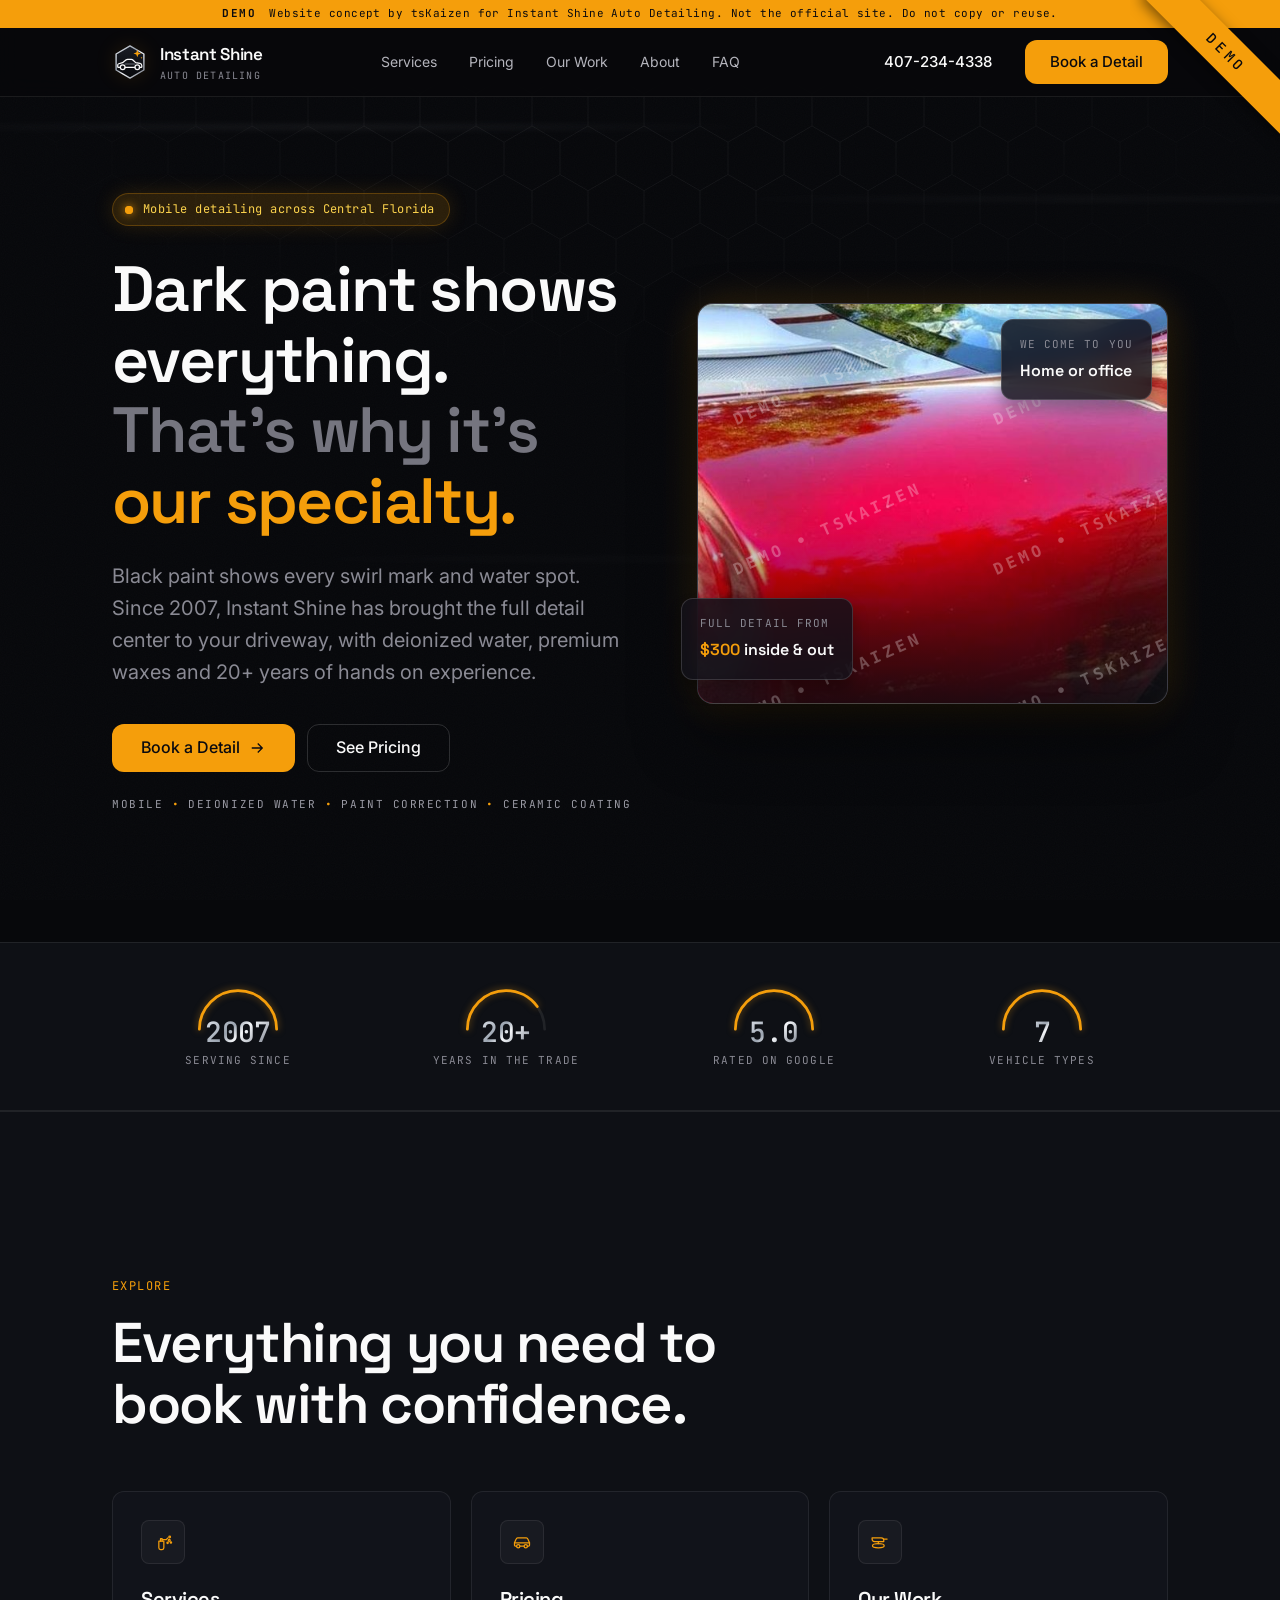
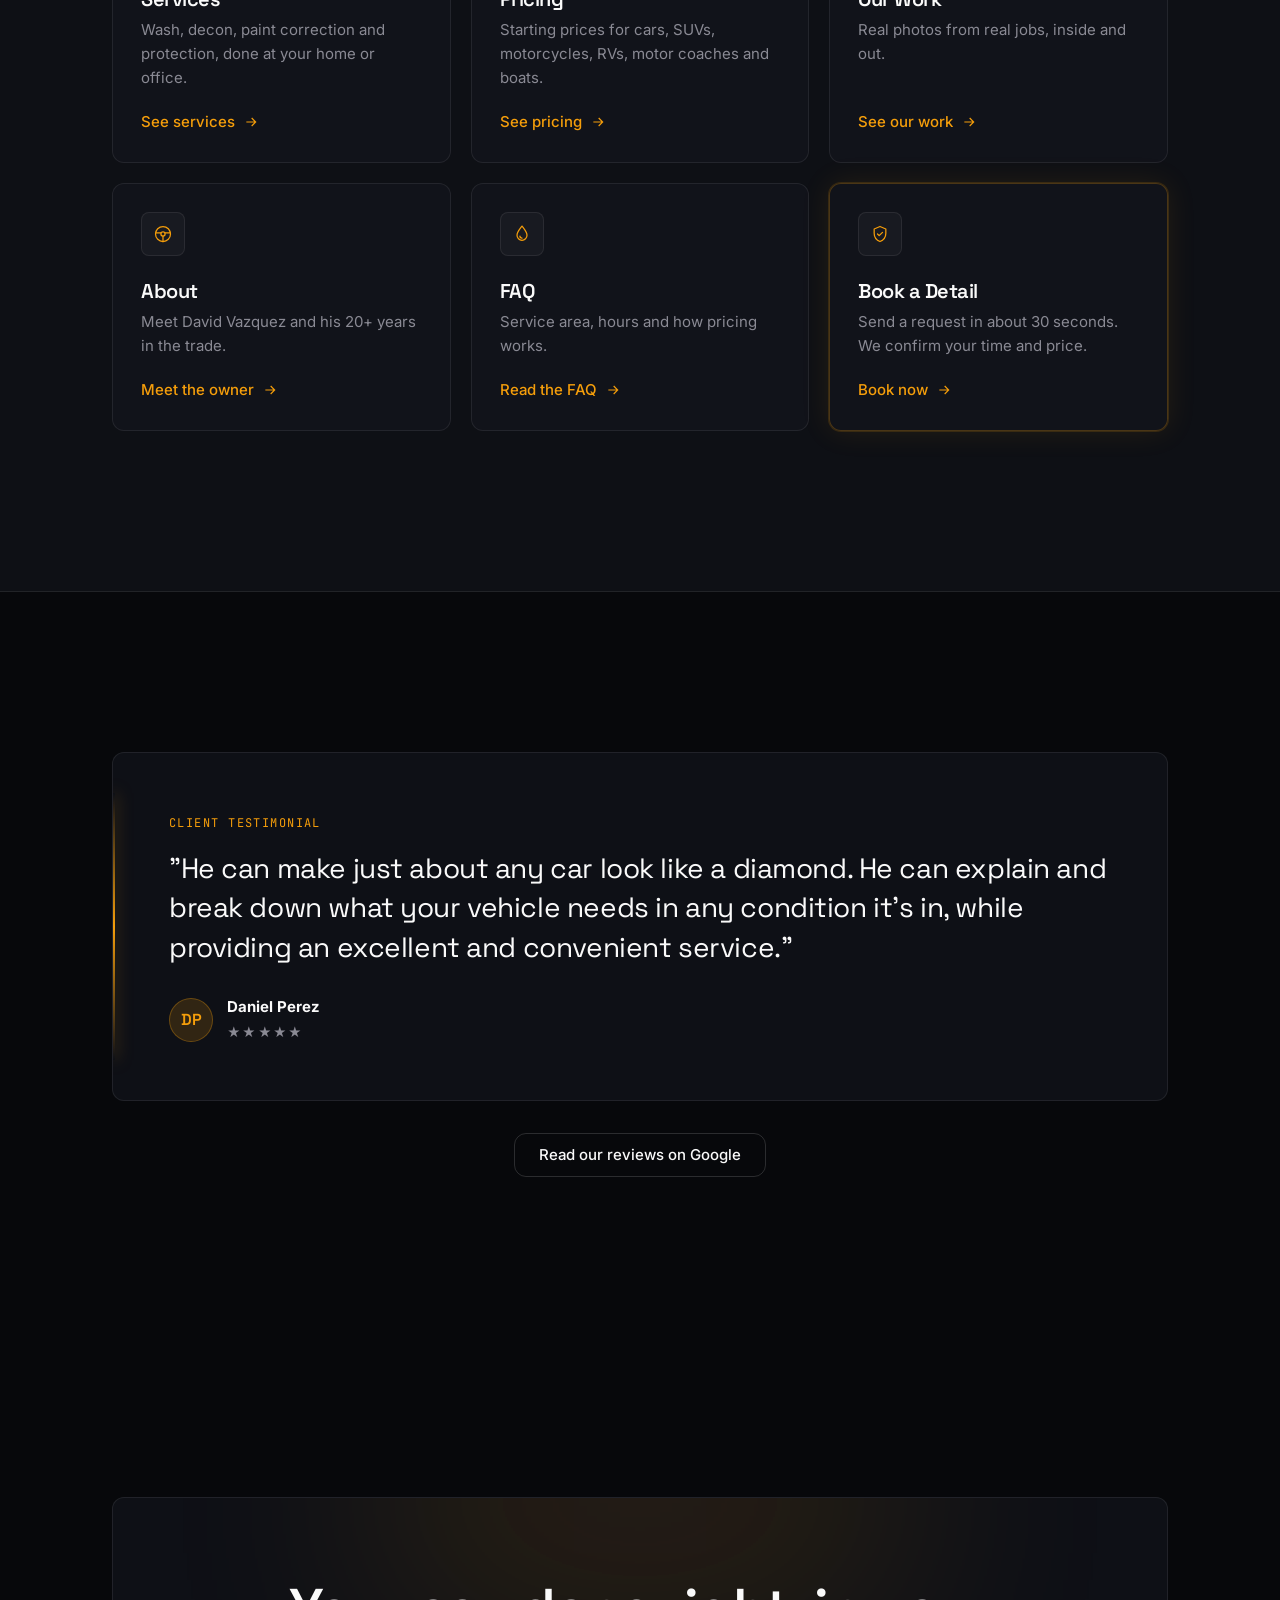
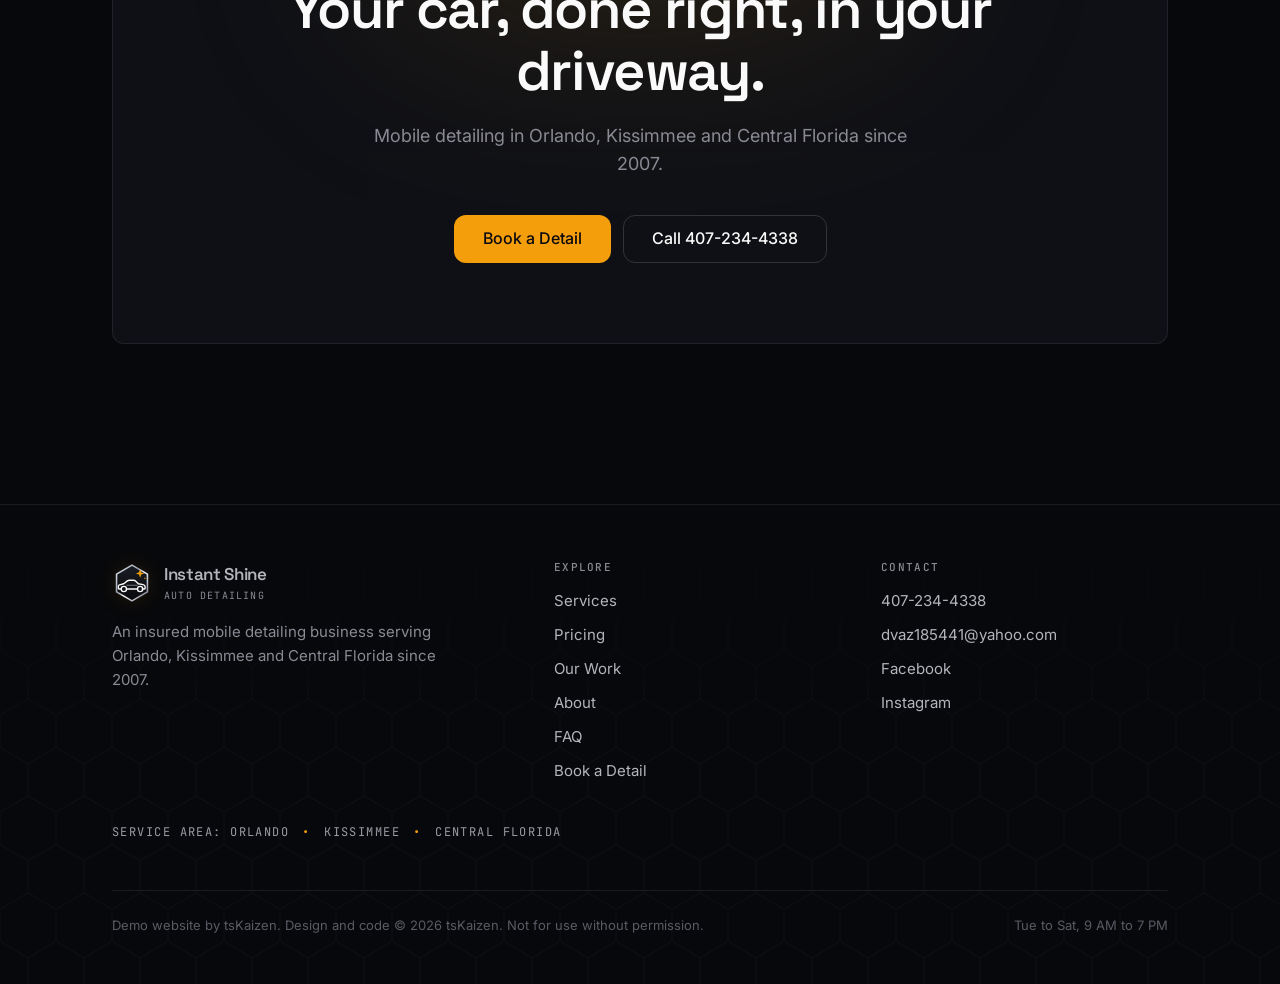
<file: index.html>
<!doctype html>
<html lang="en" class="no-js">
<head>
  <meta charset="utf-8">
  <meta name="viewport" content="width=device-width, initial-scale=1">
  <meta name="robots" content="noindex, nofollow">
  <title>Instant Shine Auto Detailing | Mobile Detailing in Orlando &amp; Central Florida</title>
  <meta name="description" content="Mobile auto detailing in Orlando, Kissimmee and Central Florida since 2007. Specialists in black and dark colored vehicles. Cars, SUVs, RVs, boats, motorcycles and more. Call 407-234-4338.">
  <meta name="theme-color" content="#07080B">
  <meta property="og:title" content="Instant Shine Auto Detailing">
  <meta property="og:description" content="Mobile detailing in Central Florida since 2007. We bring the detail center to you.">
  <meta property="og:type" content="website">
  <link rel="icon" type="image/svg+xml" href="brand/logo-mark.svg">
  <link rel="preconnect" href="https://fonts.googleapis.com">
  <link rel="preconnect" href="https://fonts.gstatic.com" crossorigin>
  <link href="https://fonts.googleapis.com/css2?family=Inter:wght@400;500;600&family=JetBrains+Mono:wght@400;500&family=Space+Grotesk:wght@400;500;600&display=swap" rel="stylesheet">
  <link rel="stylesheet" href="styles.css">
  <script type="application/ld+json">
  {
    "@context": "https://schema.org",
    "@type": "AutoWash",
    "name": "Instant Shine Auto Detailing",
    "founder": "David Vazquez",
    "foundingDate": "2007",
    "telephone": "+1-407-234-4338",
    "email": "dvaz185441@yahoo.com",
    "areaServed": ["Orlando, FL", "Kissimmee, FL", "Central Florida"],
    "openingHours": "Tu-Sa 09:00-19:00",
    "sameAs": ["https://facebook.com/InstantShineAutodetailing/", "https://instagram.com/instantshineautodetailing/"]
  }
  </script>
</head>
<body>
  <!-- Line icon sprite: 24px grid, 1.5px stroke, currentColor -->
  <svg width="0" height="0" style="position:absolute" aria-hidden="true" focusable="false">
    <symbol id="i-foam" viewBox="0 0 24 24"><path d="M7 11h6v8a2 2 0 0 1-2 2H9a2 2 0 0 1-2-2z"/><path d="M9 11V8h2v3"/><path d="M11 9h5l2-2"/><circle cx="20" cy="6" r="1"/><circle cx="19.5" cy="10" r="1.2"/><circle cx="21.5" cy="12.5" r=".8"/><circle cx="17.5" cy="13" r=".8"/></symbol>
    <symbol id="i-droplet" viewBox="0 0 24 24"><path d="M12 2.5c3 4 6 7.3 6 11a6 6 0 0 1-12 0c0-3.7 3-7 6-11z"/><path d="M9.5 14.5a2.5 2.5 0 0 0 2.5 2.5"/></symbol>
    <symbol id="i-clay" viewBox="0 0 24 24"><rect x="3" y="8" width="13" height="8" rx="3"/><path d="M6.5 11.5c1 .8 2 .8 3 0s2-.8 3 0"/><path d="M18.5 10h3M18.5 14h2M5 19.5h9"/></symbol>
    <symbol id="i-polisher" viewBox="0 0 24 24"><path d="M2.5 7h11a3 3 0 0 1 3 3v1.5h-11a3 3 0 0 1-3-3z"/><path d="M16.5 8.5h4"/><path d="M10 11.5v2.5"/><ellipse cx="10" cy="16.5" rx="7" ry="2.5"/></symbol>
    <symbol id="i-shield" viewBox="0 0 24 24"><path d="M12 3l7 3v5c0 4.5-3 8.3-7 10-4-1.7-7-5.5-7-10V6z"/><path d="m9 12 2 2 4-4"/></symbol>
    <symbol id="i-wheel" viewBox="0 0 24 24"><circle cx="12" cy="12" r="9"/><circle cx="12" cy="12" r="2.5"/><path d="M3.3 10.5h6.3M14.4 10.5h6.3M12 14.5V21"/></symbol>
    <symbol id="i-vacuum" viewBox="0 0 24 24"><path d="M3 20h8"/><path d="M7 20V9a4 4 0 0 1 4-4h1.5a4 4 0 0 1 4 4v1"/><rect x="13" y="10" width="8" height="10" rx="2"/><path d="M15.5 14h3"/></symbol>
    <symbol id="i-car" viewBox="0 0 24 24"><path d="M5.5 17H4a1 1 0 0 1-1-1v-3l2-4.7A2 2 0 0 1 6.8 7h10.4a2 2 0 0 1 1.8 1.3L21 13v3a1 1 0 0 1-1 1h-1.5"/><path d="M3 13h18"/><path d="M9.5 17h5"/><circle cx="7.5" cy="17" r="2"/><circle cx="16.5" cy="17" r="2"/></symbol>
    <symbol id="i-suv" viewBox="0 0 24 24"><path d="M5.5 17H4a1 1 0 0 1-1-1V8a2 2 0 0 1 2-2h9.5l4 4.5H20a1 1 0 0 1 1 1V16a1 1 0 0 1-1 1h-1.5"/><path d="M3 10.5h18M10 6v4.5"/><path d="M9.5 17h5"/><circle cx="7.5" cy="17" r="2"/><circle cx="16.5" cy="17" r="2"/></symbol>
    <symbol id="i-truck" viewBox="0 0 24 24"><path d="M4 16.5H3a1 1 0 0 1-1-1V12h9V7h5l3 5h2a1 1 0 0 1 1 1v2.5a1 1 0 0 1-1 1h-1"/><path d="M11 12h8"/><path d="M8 16.5h7"/><circle cx="6" cy="16.5" r="2"/><circle cx="17" cy="16.5" r="2"/></symbol>
    <symbol id="i-moto" viewBox="0 0 24 24"><circle cx="5" cy="16" r="3"/><circle cx="19" cy="16" r="3"/><path d="M5 16l3.5-5h5.5l5 5"/><path d="M14 11l-1.5-3.5H16"/><path d="M8.5 11l3 5H15"/></symbol>
    <symbol id="i-rv" viewBox="0 0 24 24"><path d="M4 17H3a1 1 0 0 1-1-1V7a1 1 0 0 1 1-1h14a1 1 0 0 1 1 1v2h2l2 3.5V16a1 1 0 0 1-1 1h-1"/><path d="M5 9h4v3H5zM12 9h3"/><path d="M8 17h6"/><circle cx="6" cy="17" r="2"/><circle cx="16" cy="17" r="2"/></symbol>
    <symbol id="i-coach" viewBox="0 0 24 24"><rect x="2.5" y="4" width="19" height="13" rx="2"/><path d="M2.5 11h19M7 4v7M12 4v7M17 4v7"/><circle cx="7" cy="18.5" r="1.5"/><circle cx="17" cy="18.5" r="1.5"/></symbol>
    <symbol id="i-boat" viewBox="0 0 24 24"><path d="M3 15h18l-2.4 4.4a1 1 0 0 1-.9.6H6.3a1 1 0 0 1-.9-.6z"/><path d="M12 15V3.5l6.5 8.5H12"/><path d="M12 6.5 7 12h5"/></symbol>
    <symbol id="i-plane" viewBox="0 0 24 24"><path d="M21 15.5 13.5 11V5.5a1.5 1.5 0 0 0-3 0V11L3 15.5V17l7.5-2.5V19L8 20.5V22l4-1 4 1v-1.5L13.5 19v-4.5L21 17z"/></symbol>
  </svg>

  <div class="atmosphere" aria-hidden="true">
    <div class="lightbar lightbar--a"></div>
    <div class="lightbar lightbar--b"></div>
    <div class="lightbar lightbar--c"></div>
    <div class="noise"></div>
  </div>

  <div class="demo-ribbon" aria-hidden="true"><span>Demo</span></div>

  <a href="#main" class="skip-link">Skip to content</a>

  <!-- Header -->
  <header class="site-header">
    <div class="demo-bar" role="note"><strong>Demo</strong> Website concept by tsKaizen<span class="demo-long"> for Instant Shine Auto Detailing</span>. Not the official site. Do not copy or reuse.</div>
    <div class="container nav">
      <a href="index.html" class="brand" aria-label="Instant Shine Auto Detailing, home">
        <svg class="logo-mark" width="36" height="36" viewBox="0 0 64 64" aria-hidden="true"><defs><linearGradient id="hdr-chrome" x1="0" y1="0" x2="1" y2="1"><stop offset="0" stop-color="#E8ECF2"/><stop offset=".4" stop-color="#9AA3AF"/><stop offset=".55" stop-color="#F5F7FA"/><stop offset="1" stop-color="#6B7280"/></linearGradient><linearGradient id="hdr-paint" x1="0" y1="0" x2="0" y2="1"><stop offset="0" stop-color="#1A1D25"/><stop offset="1" stop-color="#07080B"/></linearGradient></defs><path d="M32 3.5 56.7 17.75v28.5L32 60.5 7.3 46.25v-28.5z" fill="url(#hdr-paint)" stroke="url(#hdr-chrome)" stroke-width="2.5" stroke-linejoin="round"/> <path d="M14.8 41.5h-3.6c-.6 0-1-.4-1-1v-3.1c0-1.1.7-2 1.8-2.3l6.8-1.9 5.8-4.6c.9-.7 2-1.1 3.2-1.1h6.6c1.2 0 2.4.5 3.2 1.3l4.5 4.4 7.6 1.4c1.9.4 3.3 2 3.3 3.9v2c0 .6-.4 1-1 1h-3.7M23.2 41.5h17.6" fill="none" stroke="#FAFAFA" stroke-width="2.2" stroke-linecap="round" stroke-linejoin="round"/> <circle cx="19" cy="41.5" r="4.2" fill="none" stroke="#FAFAFA" stroke-width="2.2"/> <circle cx="45" cy="41.5" r="4.2" fill="none" stroke="#FAFAFA" stroke-width="2.2"/> <path d="M23.5 35.6h17" stroke="#9AA3AF" stroke-width="1.3" stroke-linecap="round" opacity=".85"/> <path d="M45 10l1.8 5 5 1.8-5 1.8-1.8 5-1.8-5-5-1.8 5-1.8z" fill="#F59E0B"/> <circle cx="52.5" cy="24.5" r="1.3" fill="#F59E0B" opacity=".75"/></svg>
        <span>Instant Shine<small>Auto Detailing</small></span>
      </a>
      <nav class="nav-links" aria-label="Primary">
        <a href="services.html">Services</a>
        <a href="pricing.html">Pricing</a>
        <a href="work.html">Our Work</a>
        <a href="about.html">About</a>
        <a href="faq.html">FAQ</a>
      </nav>
      <div class="nav-cta">
        <a class="btn btn--ghost" href="tel:4072344338">407-234-4338</a>
        <a class="btn btn--primary" href="book.html">Book a Detail</a>
      </div>
      <button class="nav-toggle" aria-expanded="false" aria-controls="mobile-menu" aria-label="Open menu">
        <svg width="20" height="20" viewBox="0 0 24 24" fill="none" stroke="currentColor" stroke-width="1.5" aria-hidden="true"><path d="M4 7h16M4 12h16M4 17h16"/></svg>
      </button>
    </div>
    <div class="mobile-menu" id="mobile-menu">
      <div>
        <nav aria-label="Mobile">
          <a href="services.html">Services</a>
          <a href="pricing.html">Pricing</a>
          <a href="work.html">Our Work</a>
          <a href="about.html">About</a>
          <a href="faq.html">FAQ</a>
          <a class="btn btn--primary btn--lg" href="book.html">Book a Detail</a>
        </nav>
      </div>
    </div>
  </header>

  <main id="main">
    <section class="hero" id="top">
      <div class="hexgrid" aria-hidden="true"></div>
      <div class="container hero-grid">
        <div>
          <span class="badge"><span class="pulse" aria-hidden="true"></span>Mobile detailing across Central Florida</span>
          <h1 class="sheen-once">Dark paint shows everything.<br><span class="dim">That's why it's</span> <span class="text-accent">our specialty.</span></h1>
          <p class="hero-lede">Black paint shows every swirl mark and water spot. Since 2007, Instant Shine has brought the full detail center to your driveway, with deionized water, premium waxes and 20+ years of hands on experience.</p>
          <div class="hero-actions">
            <a class="btn btn--primary btn--lg" href="book.html">
              Book a Detail
              <svg viewBox="0 0 24 24" fill="none" stroke="currentColor" stroke-width="1.75" aria-hidden="true"><path d="M5 12h14M13 6l6 6-6 6"/></svg>
            </a>
            <a class="btn btn--outline btn--lg" href="pricing.html">See Pricing</a>
          </div>
          <p class="readout"><span>Mobile</span><span>Deionized water</span><span>Paint correction</span><span>Ceramic coating</span></p>
        </div>
        <div class="hero-visual reveal">
          <div class="hero-frame gloss">
            <img src="images/work-6.jpg" alt="Red sports car with a deep gloss finish after a detail by Instant Shine" width="900" height="499" fetchpriority="high">
          </div>
          <div class="hero-float hero-float--b">
            <div class="label">We come to you</div>
            <div class="value">Home or office</div>
          </div>
          <div class="hero-float hero-float--a">
            <div class="label">Full detail from</div>
            <div class="value"><span class="text-accent">$300</span> inside &amp; out</div>
          </div>
        </div>
      </div>
    </section>
    <section class="stats" aria-label="Instant Shine at a glance">
      <div class="container stats-grid">
        <div class="gauge-stat" style="--val:100">
          <svg class="arc" viewBox="0 0 100 56" aria-hidden="true"><path class="arc-track" d="M8 50a42 42 0 0 1 84 0" pathLength="100"/><path class="arc-fill" d="M8 50a42 42 0 0 1 84 0" pathLength="100"/></svg>
          <strong>2007</strong><span>Serving since</span>
        </div>
        <div class="gauge-stat" style="--val:80">
          <svg class="arc" viewBox="0 0 100 56" aria-hidden="true"><path class="arc-track" d="M8 50a42 42 0 0 1 84 0" pathLength="100"/><path class="arc-fill" d="M8 50a42 42 0 0 1 84 0" pathLength="100"/></svg>
          <strong>20+</strong><span>Years in the trade</span>
        </div>
        <div class="gauge-stat" style="--val:100">
          <svg class="arc" viewBox="0 0 100 56" aria-hidden="true"><path class="arc-track" d="M8 50a42 42 0 0 1 84 0" pathLength="100"/><path class="arc-fill" d="M8 50a42 42 0 0 1 84 0" pathLength="100"/></svg>
          <strong>5.0</strong><span>Rated on Google</span>
        </div>
        <div class="gauge-stat" style="--val:100">
          <svg class="arc" viewBox="0 0 100 56" aria-hidden="true"><path class="arc-track" d="M8 50a42 42 0 0 1 84 0" pathLength="100"/><path class="arc-fill" d="M8 50a42 42 0 0 1 84 0" pathLength="100"/></svg>
          <strong>7</strong><span>Vehicle types</span>
        </div>
      </div>
    </section>
    <section class="section section--alt">
      <div class="container">
        <div class="section-head reveal">
          <span class="eyebrow">Explore</span>
          <h2>Everything you need to book with confidence.</h2>
        </div>
        <div class="explore-grid">
          <a class="card card--interactive explore reveal" href="services.html"><span class="icon-chip"><svg class="ico" aria-hidden="true"><use href="#i-foam"/></svg></span><h3>Services</h3><p>Wash, decon, paint correction and protection, done at your home or office.</p><span class="go">See services <svg viewBox="0 0 24 24" fill="none" stroke="currentColor" stroke-width="1.75" aria-hidden="true"><path d="M5 12h14M13 6l6 6-6 6"/></svg></span></a>
          <a class="card card--interactive explore reveal" href="pricing.html"><span class="icon-chip"><svg class="ico" aria-hidden="true"><use href="#i-car"/></svg></span><h3>Pricing</h3><p>Starting prices for cars, SUVs, motorcycles, RVs, motor coaches and boats.</p><span class="go">See pricing <svg viewBox="0 0 24 24" fill="none" stroke="currentColor" stroke-width="1.75" aria-hidden="true"><path d="M5 12h14M13 6l6 6-6 6"/></svg></span></a>
          <a class="card card--interactive explore reveal" href="work.html"><span class="icon-chip"><svg class="ico" aria-hidden="true"><use href="#i-polisher"/></svg></span><h3>Our Work</h3><p>Real photos from real jobs, inside and out.</p><span class="go">See our work <svg viewBox="0 0 24 24" fill="none" stroke="currentColor" stroke-width="1.75" aria-hidden="true"><path d="M5 12h14M13 6l6 6-6 6"/></svg></span></a>
          <a class="card card--interactive explore reveal" href="about.html"><span class="icon-chip"><svg class="ico" aria-hidden="true"><use href="#i-wheel"/></svg></span><h3>About</h3><p>Meet David Vazquez and his 20+ years in the trade.</p><span class="go">Meet the owner <svg viewBox="0 0 24 24" fill="none" stroke="currentColor" stroke-width="1.75" aria-hidden="true"><path d="M5 12h14M13 6l6 6-6 6"/></svg></span></a>
          <a class="card card--interactive explore reveal" href="faq.html"><span class="icon-chip"><svg class="ico" aria-hidden="true"><use href="#i-droplet"/></svg></span><h3>FAQ</h3><p>Service area, hours and how pricing works.</p><span class="go">Read the FAQ <svg viewBox="0 0 24 24" fill="none" stroke="currentColor" stroke-width="1.75" aria-hidden="true"><path d="M5 12h14M13 6l6 6-6 6"/></svg></span></a>
          <a class="card card--interactive explore explore--book reveal" href="book.html"><span class="icon-chip"><svg class="ico" aria-hidden="true"><use href="#i-shield"/></svg></span><h3>Book a Detail</h3><p>Send a request in about 30 seconds. We confirm your time and price.</p><span class="go">Book now <svg viewBox="0 0 24 24" fill="none" stroke="currentColor" stroke-width="1.75" aria-hidden="true"><path d="M5 12h14M13 6l6 6-6 6"/></svg></span></a>
        </div>
      </div>
    </section>
    <section class="section">
      <div class="container">
        <div class="card testimonial reveal">
          <span class="eyebrow">Client testimonial</span>
          <p class="quote">"He can make just about any car look like a diamond. He can explain and break down what your vehicle needs in any condition it's in, while providing an excellent and convenient service."</p>
          <div class="who">
            <div class="avatar" aria-hidden="true">DP</div>
            <div><strong>Daniel Perez</strong><span><span class="stars" aria-label="5 stars">★★★★★</span></span></div>
          </div>
        </div>
        <div class="hero-actions" style="justify-content:center;margin-top:2rem">
          <a class="btn btn--outline" href="https://www.google.com/search?q=Instant+Shine+Auto+Detailing+Orlando+reviews" target="_blank" rel="noopener">Read our reviews on Google</a>
        </div>
      </div>
    </section>
    <section class="section">
      <div class="container">
        <div class="card cta-band reveal">
          <h2>Your car, done right, in your driveway.</h2>
          <p>Mobile detailing in Orlando, Kissimmee and Central Florida since 2007.</p>
          <div class="hero-actions">
            <a class="btn btn--primary btn--lg" href="book.html">Book a Detail</a>
            <a class="btn btn--outline btn--lg" href="tel:4072344338">Call 407-234-4338</a>
          </div>
        </div>
      </div>
    </section>
  </main>

  <footer class="site-footer">
    <div class="container">
      <div class="footer-grid">
        <div>
          <a href="index.html" class="brand">
            <svg class="logo-mark" width="36" height="36" viewBox="0 0 64 64" aria-hidden="true"><defs><linearGradient id="ftr-chrome" x1="0" y1="0" x2="1" y2="1"><stop offset="0" stop-color="#E8ECF2"/><stop offset=".4" stop-color="#9AA3AF"/><stop offset=".55" stop-color="#F5F7FA"/><stop offset="1" stop-color="#6B7280"/></linearGradient><linearGradient id="ftr-paint" x1="0" y1="0" x2="0" y2="1"><stop offset="0" stop-color="#1A1D25"/><stop offset="1" stop-color="#07080B"/></linearGradient></defs><path d="M32 3.5 56.7 17.75v28.5L32 60.5 7.3 46.25v-28.5z" fill="url(#ftr-paint)" stroke="url(#ftr-chrome)" stroke-width="2.5" stroke-linejoin="round"/> <path d="M14.8 41.5h-3.6c-.6 0-1-.4-1-1v-3.1c0-1.1.7-2 1.8-2.3l6.8-1.9 5.8-4.6c.9-.7 2-1.1 3.2-1.1h6.6c1.2 0 2.4.5 3.2 1.3l4.5 4.4 7.6 1.4c1.9.4 3.3 2 3.3 3.9v2c0 .6-.4 1-1 1h-3.7M23.2 41.5h17.6" fill="none" stroke="#FAFAFA" stroke-width="2.2" stroke-linecap="round" stroke-linejoin="round"/> <circle cx="19" cy="41.5" r="4.2" fill="none" stroke="#FAFAFA" stroke-width="2.2"/> <circle cx="45" cy="41.5" r="4.2" fill="none" stroke="#FAFAFA" stroke-width="2.2"/> <path d="M23.5 35.6h17" stroke="#9AA3AF" stroke-width="1.3" stroke-linecap="round" opacity=".85"/> <path d="M45 10l1.8 5 5 1.8-5 1.8-1.8 5-1.8-5-5-1.8 5-1.8z" fill="#F59E0B"/> <circle cx="52.5" cy="24.5" r="1.3" fill="#F59E0B" opacity=".75"/></svg>
        <span>Instant Shine<small>Auto Detailing</small></span>
          </a>
          <p>An insured mobile detailing business serving Orlando, Kissimmee and Central Florida since 2007.</p>
        </div>
        <div>
          <h4>Explore</h4>
          <ul>
            <li><a href="services.html">Services</a></li>
            <li><a href="pricing.html">Pricing</a></li>
            <li><a href="work.html">Our Work</a></li>
            <li><a href="about.html">About</a></li>
            <li><a href="faq.html">FAQ</a></li>
            <li><a href="book.html">Book a Detail</a></li>
          </ul>
        </div>
        <div>
          <h4>Contact</h4>
          <ul>
            <li><a href="tel:4072344338">407-234-4338</a></li>
            <li><a href="mailto:dvaz185441@yahoo.com">dvaz185441@yahoo.com</a></li>
            <li><a href="https://facebook.com/InstantShineAutodetailing/" target="_blank" rel="noopener">Facebook</a></li>
            <li><a href="https://instagram.com/instantshineautodetailing/" target="_blank" rel="noopener">Instagram</a></li>
          </ul>
        </div>
      </div>
      <p class="service-area">Service area: Orlando <span aria-hidden="true">•</span> Kissimmee <span aria-hidden="true">•</span> Central Florida</p>
      <div class="footer-bottom">
        <span>Demo website by tsKaizen. Design and code © <span id="year">2026</span> tsKaizen. Not for use without permission.</span>
        <span>Tue to Sat, 9 AM to 7 PM</span>
      </div>
    </div>
  </footer>

  <!-- Mobile action bar -->
  <div class="mobile-bar">
    <a class="btn btn--outline" href="tel:4072344338">Call</a>
    <a class="btn btn--primary" href="book.html">Book a Detail</a>
  </div>

  <script src="script.js"></script>
</body>
</html>
</file>
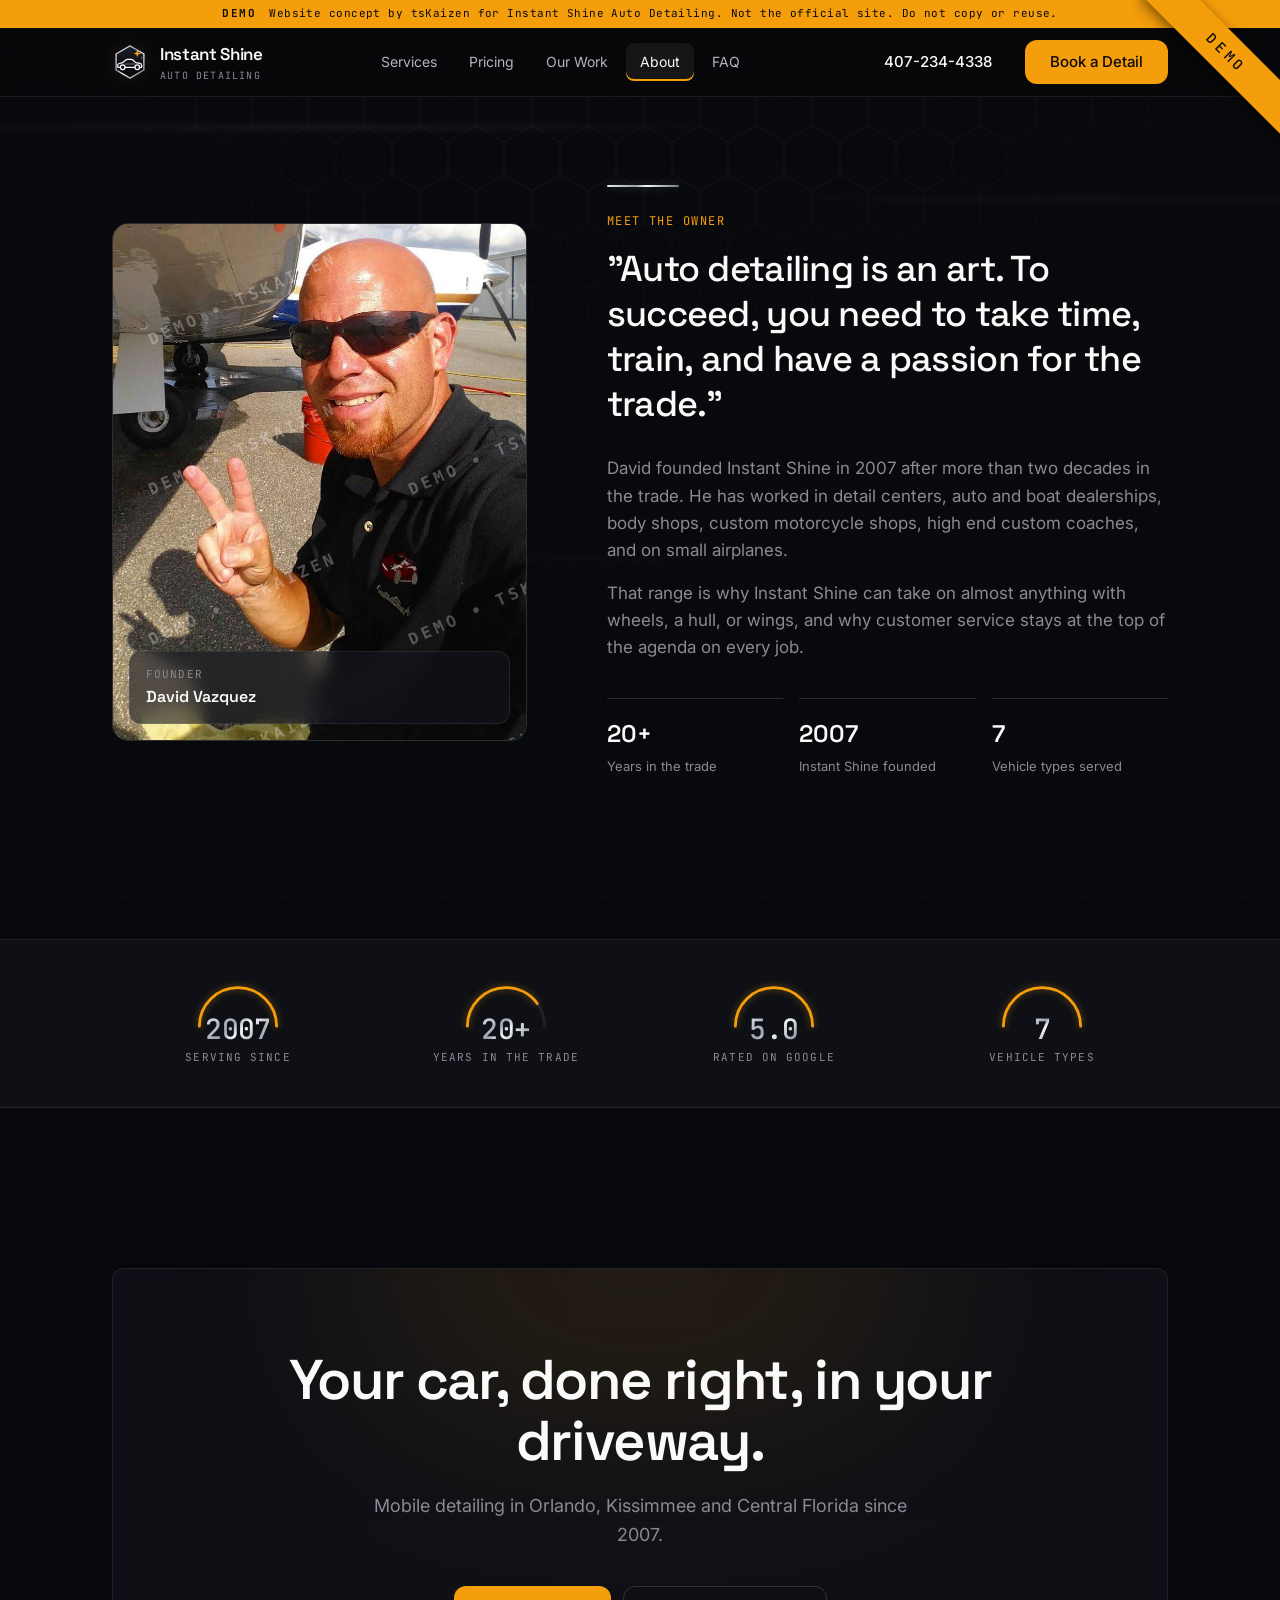
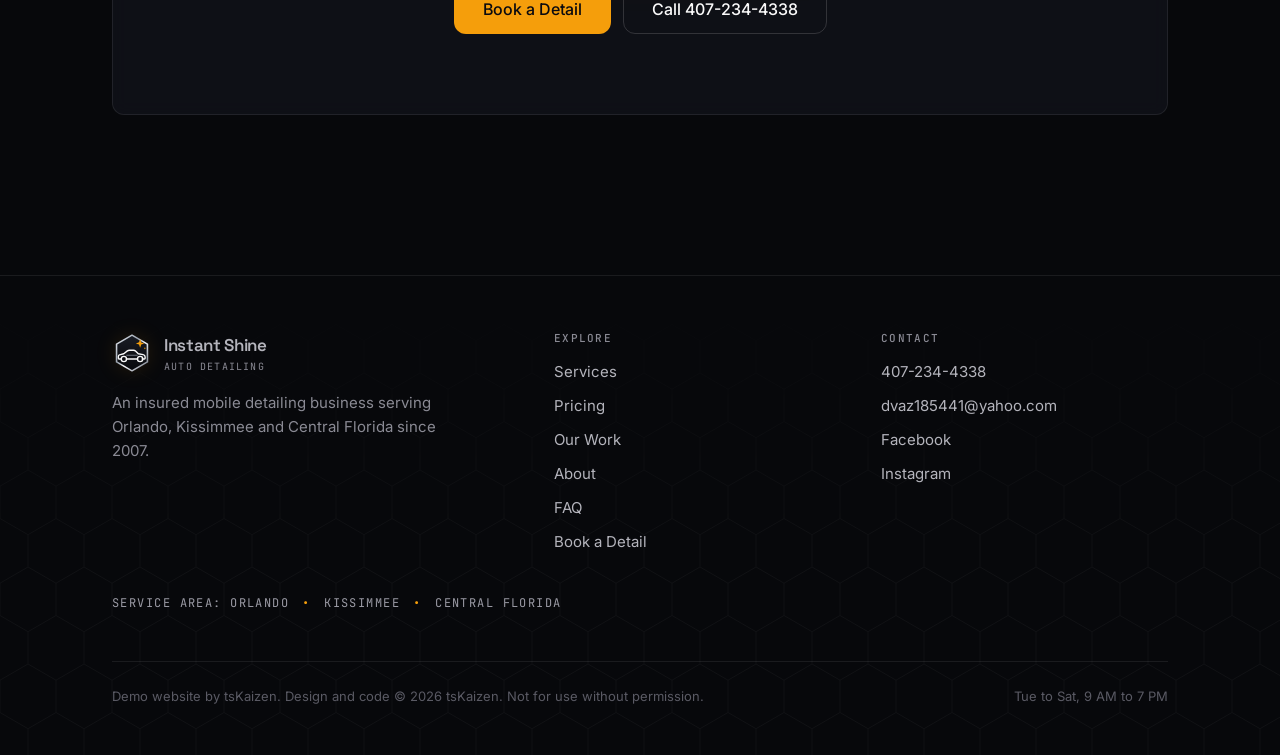
<file: about.html>
<!doctype html>
<html lang="en" class="no-js">
<head>
  <meta charset="utf-8">
  <meta name="viewport" content="width=device-width, initial-scale=1">
  <meta name="robots" content="noindex, nofollow">
  <title>About | Instant Shine Auto Detailing</title>
  <meta name="description" content="David Vazquez founded Instant Shine Auto Detailing in 2007 after more than two decades in the trade.">
  <meta name="theme-color" content="#07080B">
  <meta property="og:title" content="Instant Shine Auto Detailing">
  <meta property="og:description" content="Mobile detailing in Central Florida since 2007. We bring the detail center to you.">
  <meta property="og:type" content="website">
  <link rel="icon" type="image/svg+xml" href="brand/logo-mark.svg">
  <link rel="preconnect" href="https://fonts.googleapis.com">
  <link rel="preconnect" href="https://fonts.gstatic.com" crossorigin>
  <link href="https://fonts.googleapis.com/css2?family=Inter:wght@400;500;600&family=JetBrains+Mono:wght@400;500&family=Space+Grotesk:wght@400;500;600&display=swap" rel="stylesheet">
  <link rel="stylesheet" href="styles.css">
</head>
<body>
  <!-- Line icon sprite: 24px grid, 1.5px stroke, currentColor -->
  <svg width="0" height="0" style="position:absolute" aria-hidden="true" focusable="false">
    <symbol id="i-foam" viewBox="0 0 24 24"><path d="M7 11h6v8a2 2 0 0 1-2 2H9a2 2 0 0 1-2-2z"/><path d="M9 11V8h2v3"/><path d="M11 9h5l2-2"/><circle cx="20" cy="6" r="1"/><circle cx="19.5" cy="10" r="1.2"/><circle cx="21.5" cy="12.5" r=".8"/><circle cx="17.5" cy="13" r=".8"/></symbol>
    <symbol id="i-droplet" viewBox="0 0 24 24"><path d="M12 2.5c3 4 6 7.3 6 11a6 6 0 0 1-12 0c0-3.7 3-7 6-11z"/><path d="M9.5 14.5a2.5 2.5 0 0 0 2.5 2.5"/></symbol>
    <symbol id="i-clay" viewBox="0 0 24 24"><rect x="3" y="8" width="13" height="8" rx="3"/><path d="M6.5 11.5c1 .8 2 .8 3 0s2-.8 3 0"/><path d="M18.5 10h3M18.5 14h2M5 19.5h9"/></symbol>
    <symbol id="i-polisher" viewBox="0 0 24 24"><path d="M2.5 7h11a3 3 0 0 1 3 3v1.5h-11a3 3 0 0 1-3-3z"/><path d="M16.5 8.5h4"/><path d="M10 11.5v2.5"/><ellipse cx="10" cy="16.5" rx="7" ry="2.5"/></symbol>
    <symbol id="i-shield" viewBox="0 0 24 24"><path d="M12 3l7 3v5c0 4.5-3 8.3-7 10-4-1.7-7-5.5-7-10V6z"/><path d="m9 12 2 2 4-4"/></symbol>
    <symbol id="i-wheel" viewBox="0 0 24 24"><circle cx="12" cy="12" r="9"/><circle cx="12" cy="12" r="2.5"/><path d="M3.3 10.5h6.3M14.4 10.5h6.3M12 14.5V21"/></symbol>
    <symbol id="i-vacuum" viewBox="0 0 24 24"><path d="M3 20h8"/><path d="M7 20V9a4 4 0 0 1 4-4h1.5a4 4 0 0 1 4 4v1"/><rect x="13" y="10" width="8" height="10" rx="2"/><path d="M15.5 14h3"/></symbol>
    <symbol id="i-car" viewBox="0 0 24 24"><path d="M5.5 17H4a1 1 0 0 1-1-1v-3l2-4.7A2 2 0 0 1 6.8 7h10.4a2 2 0 0 1 1.8 1.3L21 13v3a1 1 0 0 1-1 1h-1.5"/><path d="M3 13h18"/><path d="M9.5 17h5"/><circle cx="7.5" cy="17" r="2"/><circle cx="16.5" cy="17" r="2"/></symbol>
    <symbol id="i-suv" viewBox="0 0 24 24"><path d="M5.5 17H4a1 1 0 0 1-1-1V8a2 2 0 0 1 2-2h9.5l4 4.5H20a1 1 0 0 1 1 1V16a1 1 0 0 1-1 1h-1.5"/><path d="M3 10.5h18M10 6v4.5"/><path d="M9.5 17h5"/><circle cx="7.5" cy="17" r="2"/><circle cx="16.5" cy="17" r="2"/></symbol>
    <symbol id="i-truck" viewBox="0 0 24 24"><path d="M4 16.5H3a1 1 0 0 1-1-1V12h9V7h5l3 5h2a1 1 0 0 1 1 1v2.5a1 1 0 0 1-1 1h-1"/><path d="M11 12h8"/><path d="M8 16.5h7"/><circle cx="6" cy="16.5" r="2"/><circle cx="17" cy="16.5" r="2"/></symbol>
    <symbol id="i-moto" viewBox="0 0 24 24"><circle cx="5" cy="16" r="3"/><circle cx="19" cy="16" r="3"/><path d="M5 16l3.5-5h5.5l5 5"/><path d="M14 11l-1.5-3.5H16"/><path d="M8.5 11l3 5H15"/></symbol>
    <symbol id="i-rv" viewBox="0 0 24 24"><path d="M4 17H3a1 1 0 0 1-1-1V7a1 1 0 0 1 1-1h14a1 1 0 0 1 1 1v2h2l2 3.5V16a1 1 0 0 1-1 1h-1"/><path d="M5 9h4v3H5zM12 9h3"/><path d="M8 17h6"/><circle cx="6" cy="17" r="2"/><circle cx="16" cy="17" r="2"/></symbol>
    <symbol id="i-coach" viewBox="0 0 24 24"><rect x="2.5" y="4" width="19" height="13" rx="2"/><path d="M2.5 11h19M7 4v7M12 4v7M17 4v7"/><circle cx="7" cy="18.5" r="1.5"/><circle cx="17" cy="18.5" r="1.5"/></symbol>
    <symbol id="i-boat" viewBox="0 0 24 24"><path d="M3 15h18l-2.4 4.4a1 1 0 0 1-.9.6H6.3a1 1 0 0 1-.9-.6z"/><path d="M12 15V3.5l6.5 8.5H12"/><path d="M12 6.5 7 12h5"/></symbol>
    <symbol id="i-plane" viewBox="0 0 24 24"><path d="M21 15.5 13.5 11V5.5a1.5 1.5 0 0 0-3 0V11L3 15.5V17l7.5-2.5V19L8 20.5V22l4-1 4 1v-1.5L13.5 19v-4.5L21 17z"/></symbol>
  </svg>

  <div class="atmosphere" aria-hidden="true">
    <div class="lightbar lightbar--a"></div>
    <div class="lightbar lightbar--b"></div>
    <div class="lightbar lightbar--c"></div>
    <div class="noise"></div>
  </div>

  <div class="demo-ribbon" aria-hidden="true"><span>Demo</span></div>

  <a href="#main" class="skip-link">Skip to content</a>

  <!-- Header -->
  <header class="site-header">
    <div class="demo-bar" role="note"><strong>Demo</strong> Website concept by tsKaizen<span class="demo-long"> for Instant Shine Auto Detailing</span>. Not the official site. Do not copy or reuse.</div>
    <div class="container nav">
      <a href="index.html" class="brand" aria-label="Instant Shine Auto Detailing, home">
        <svg class="logo-mark" width="36" height="36" viewBox="0 0 64 64" aria-hidden="true"><defs><linearGradient id="hdr-chrome" x1="0" y1="0" x2="1" y2="1"><stop offset="0" stop-color="#E8ECF2"/><stop offset=".4" stop-color="#9AA3AF"/><stop offset=".55" stop-color="#F5F7FA"/><stop offset="1" stop-color="#6B7280"/></linearGradient><linearGradient id="hdr-paint" x1="0" y1="0" x2="0" y2="1"><stop offset="0" stop-color="#1A1D25"/><stop offset="1" stop-color="#07080B"/></linearGradient></defs><path d="M32 3.5 56.7 17.75v28.5L32 60.5 7.3 46.25v-28.5z" fill="url(#hdr-paint)" stroke="url(#hdr-chrome)" stroke-width="2.5" stroke-linejoin="round"/> <path d="M14.8 41.5h-3.6c-.6 0-1-.4-1-1v-3.1c0-1.1.7-2 1.8-2.3l6.8-1.9 5.8-4.6c.9-.7 2-1.1 3.2-1.1h6.6c1.2 0 2.4.5 3.2 1.3l4.5 4.4 7.6 1.4c1.9.4 3.3 2 3.3 3.9v2c0 .6-.4 1-1 1h-3.7M23.2 41.5h17.6" fill="none" stroke="#FAFAFA" stroke-width="2.2" stroke-linecap="round" stroke-linejoin="round"/> <circle cx="19" cy="41.5" r="4.2" fill="none" stroke="#FAFAFA" stroke-width="2.2"/> <circle cx="45" cy="41.5" r="4.2" fill="none" stroke="#FAFAFA" stroke-width="2.2"/> <path d="M23.5 35.6h17" stroke="#9AA3AF" stroke-width="1.3" stroke-linecap="round" opacity=".85"/> <path d="M45 10l1.8 5 5 1.8-5 1.8-1.8 5-1.8-5-5-1.8 5-1.8z" fill="#F59E0B"/> <circle cx="52.5" cy="24.5" r="1.3" fill="#F59E0B" opacity=".75"/></svg>
        <span>Instant Shine<small>Auto Detailing</small></span>
      </a>
      <nav class="nav-links" aria-label="Primary">
        <a href="services.html">Services</a>
        <a href="pricing.html">Pricing</a>
        <a href="work.html">Our Work</a>
        <a href="about.html" aria-current="page">About</a>
        <a href="faq.html">FAQ</a>
      </nav>
      <div class="nav-cta">
        <a class="btn btn--ghost" href="tel:4072344338">407-234-4338</a>
        <a class="btn btn--primary" href="book.html">Book a Detail</a>
      </div>
      <button class="nav-toggle" aria-expanded="false" aria-controls="mobile-menu" aria-label="Open menu">
        <svg width="20" height="20" viewBox="0 0 24 24" fill="none" stroke="currentColor" stroke-width="1.5" aria-hidden="true"><path d="M4 7h16M4 12h16M4 17h16"/></svg>
      </button>
    </div>
    <div class="mobile-menu" id="mobile-menu">
      <div>
        <nav aria-label="Mobile">
          <a href="services.html">Services</a>
          <a href="pricing.html">Pricing</a>
          <a href="work.html">Our Work</a>
          <a href="about.html" aria-current="page">About</a>
          <a href="faq.html">FAQ</a>
          <a class="btn btn--primary btn--lg" href="book.html">Book a Detail</a>
        </nav>
      </div>
    </div>
  </header>

  <main id="main">
    <section class="section page-top" id="about">
      <div class="hexgrid" aria-hidden="true"></div>
      <div class="container owner">
        <div class="owner-photo gloss reveal">
          <img loading="lazy" src="images/owner.jpg" alt="David Vazquez, founder of Instant Shine Auto Detailing">
          <div class="card caption">
            <div class="label" style="font-family:var(--font-mono);font-size:.6875rem;letter-spacing:.1em;text-transform:uppercase;color:var(--muted-foreground)">Founder</div>
            <div style="font-family:var(--font-display);font-weight:600">David Vazquez</div>
          </div>
        </div>
        <div class="reveal">
          <span class="trim" aria-hidden="true"></span>
          <h1 class="sr-only">About Instant Shine Auto Detailing</h1>
          <span class="eyebrow">Meet the owner</span>
          <blockquote>"Auto detailing is an art. To succeed, you need to take time, train, and have a passion for the trade."</blockquote>
          <div class="body">
            <p>David founded Instant Shine in 2007 after more than two decades in the trade. He has worked in detail centers, auto and boat dealerships, body shops, custom motorcycle shops, high end custom coaches, and on small airplanes.</p>
            <p>That range is why Instant Shine can take on almost anything with wheels, a hull, or wings, and why customer service stays at the top of the agenda on every job.</p>
          </div>
          <div class="timeline">
            <div><strong>20+</strong><span>Years in the trade</span></div>
            <div><strong>2007</strong><span>Instant Shine founded</span></div>
            <div><strong>7</strong><span>Vehicle types served</span></div>
          </div>
        </div>
      </div>
    </section>
    <section class="stats" aria-label="Instant Shine at a glance">
      <div class="container stats-grid">
        <div class="gauge-stat" style="--val:100">
          <svg class="arc" viewBox="0 0 100 56" aria-hidden="true"><path class="arc-track" d="M8 50a42 42 0 0 1 84 0" pathLength="100"/><path class="arc-fill" d="M8 50a42 42 0 0 1 84 0" pathLength="100"/></svg>
          <strong>2007</strong><span>Serving since</span>
        </div>
        <div class="gauge-stat" style="--val:80">
          <svg class="arc" viewBox="0 0 100 56" aria-hidden="true"><path class="arc-track" d="M8 50a42 42 0 0 1 84 0" pathLength="100"/><path class="arc-fill" d="M8 50a42 42 0 0 1 84 0" pathLength="100"/></svg>
          <strong>20+</strong><span>Years in the trade</span>
        </div>
        <div class="gauge-stat" style="--val:100">
          <svg class="arc" viewBox="0 0 100 56" aria-hidden="true"><path class="arc-track" d="M8 50a42 42 0 0 1 84 0" pathLength="100"/><path class="arc-fill" d="M8 50a42 42 0 0 1 84 0" pathLength="100"/></svg>
          <strong>5.0</strong><span>Rated on Google</span>
        </div>
        <div class="gauge-stat" style="--val:100">
          <svg class="arc" viewBox="0 0 100 56" aria-hidden="true"><path class="arc-track" d="M8 50a42 42 0 0 1 84 0" pathLength="100"/><path class="arc-fill" d="M8 50a42 42 0 0 1 84 0" pathLength="100"/></svg>
          <strong>7</strong><span>Vehicle types</span>
        </div>
      </div>
    </section>
    <section class="section">
      <div class="container">
        <div class="card cta-band reveal">
          <h2>Your car, done right, in your driveway.</h2>
          <p>Mobile detailing in Orlando, Kissimmee and Central Florida since 2007.</p>
          <div class="hero-actions">
            <a class="btn btn--primary btn--lg" href="book.html">Book a Detail</a>
            <a class="btn btn--outline btn--lg" href="tel:4072344338">Call 407-234-4338</a>
          </div>
        </div>
      </div>
    </section>
  </main>

  <footer class="site-footer">
    <div class="container">
      <div class="footer-grid">
        <div>
          <a href="index.html" class="brand">
            <svg class="logo-mark" width="36" height="36" viewBox="0 0 64 64" aria-hidden="true"><defs><linearGradient id="ftr-chrome" x1="0" y1="0" x2="1" y2="1"><stop offset="0" stop-color="#E8ECF2"/><stop offset=".4" stop-color="#9AA3AF"/><stop offset=".55" stop-color="#F5F7FA"/><stop offset="1" stop-color="#6B7280"/></linearGradient><linearGradient id="ftr-paint" x1="0" y1="0" x2="0" y2="1"><stop offset="0" stop-color="#1A1D25"/><stop offset="1" stop-color="#07080B"/></linearGradient></defs><path d="M32 3.5 56.7 17.75v28.5L32 60.5 7.3 46.25v-28.5z" fill="url(#ftr-paint)" stroke="url(#ftr-chrome)" stroke-width="2.5" stroke-linejoin="round"/> <path d="M14.8 41.5h-3.6c-.6 0-1-.4-1-1v-3.1c0-1.1.7-2 1.8-2.3l6.8-1.9 5.8-4.6c.9-.7 2-1.1 3.2-1.1h6.6c1.2 0 2.4.5 3.2 1.3l4.5 4.4 7.6 1.4c1.9.4 3.3 2 3.3 3.9v2c0 .6-.4 1-1 1h-3.7M23.2 41.5h17.6" fill="none" stroke="#FAFAFA" stroke-width="2.2" stroke-linecap="round" stroke-linejoin="round"/> <circle cx="19" cy="41.5" r="4.2" fill="none" stroke="#FAFAFA" stroke-width="2.2"/> <circle cx="45" cy="41.5" r="4.2" fill="none" stroke="#FAFAFA" stroke-width="2.2"/> <path d="M23.5 35.6h17" stroke="#9AA3AF" stroke-width="1.3" stroke-linecap="round" opacity=".85"/> <path d="M45 10l1.8 5 5 1.8-5 1.8-1.8 5-1.8-5-5-1.8 5-1.8z" fill="#F59E0B"/> <circle cx="52.5" cy="24.5" r="1.3" fill="#F59E0B" opacity=".75"/></svg>
        <span>Instant Shine<small>Auto Detailing</small></span>
          </a>
          <p>An insured mobile detailing business serving Orlando, Kissimmee and Central Florida since 2007.</p>
        </div>
        <div>
          <h4>Explore</h4>
          <ul>
            <li><a href="services.html">Services</a></li>
            <li><a href="pricing.html">Pricing</a></li>
            <li><a href="work.html">Our Work</a></li>
            <li><a href="about.html">About</a></li>
            <li><a href="faq.html">FAQ</a></li>
            <li><a href="book.html">Book a Detail</a></li>
          </ul>
        </div>
        <div>
          <h4>Contact</h4>
          <ul>
            <li><a href="tel:4072344338">407-234-4338</a></li>
            <li><a href="mailto:dvaz185441@yahoo.com">dvaz185441@yahoo.com</a></li>
            <li><a href="https://facebook.com/InstantShineAutodetailing/" target="_blank" rel="noopener">Facebook</a></li>
            <li><a href="https://instagram.com/instantshineautodetailing/" target="_blank" rel="noopener">Instagram</a></li>
          </ul>
        </div>
      </div>
      <p class="service-area">Service area: Orlando <span aria-hidden="true">•</span> Kissimmee <span aria-hidden="true">•</span> Central Florida</p>
      <div class="footer-bottom">
        <span>Demo website by tsKaizen. Design and code © <span id="year">2026</span> tsKaizen. Not for use without permission.</span>
        <span>Tue to Sat, 9 AM to 7 PM</span>
      </div>
    </div>
  </footer>

  <!-- Mobile action bar -->
  <div class="mobile-bar">
    <a class="btn btn--outline" href="tel:4072344338">Call</a>
    <a class="btn btn--primary" href="book.html">Book a Detail</a>
  </div>

  <script src="script.js"></script>
</body>
</html>
</file>
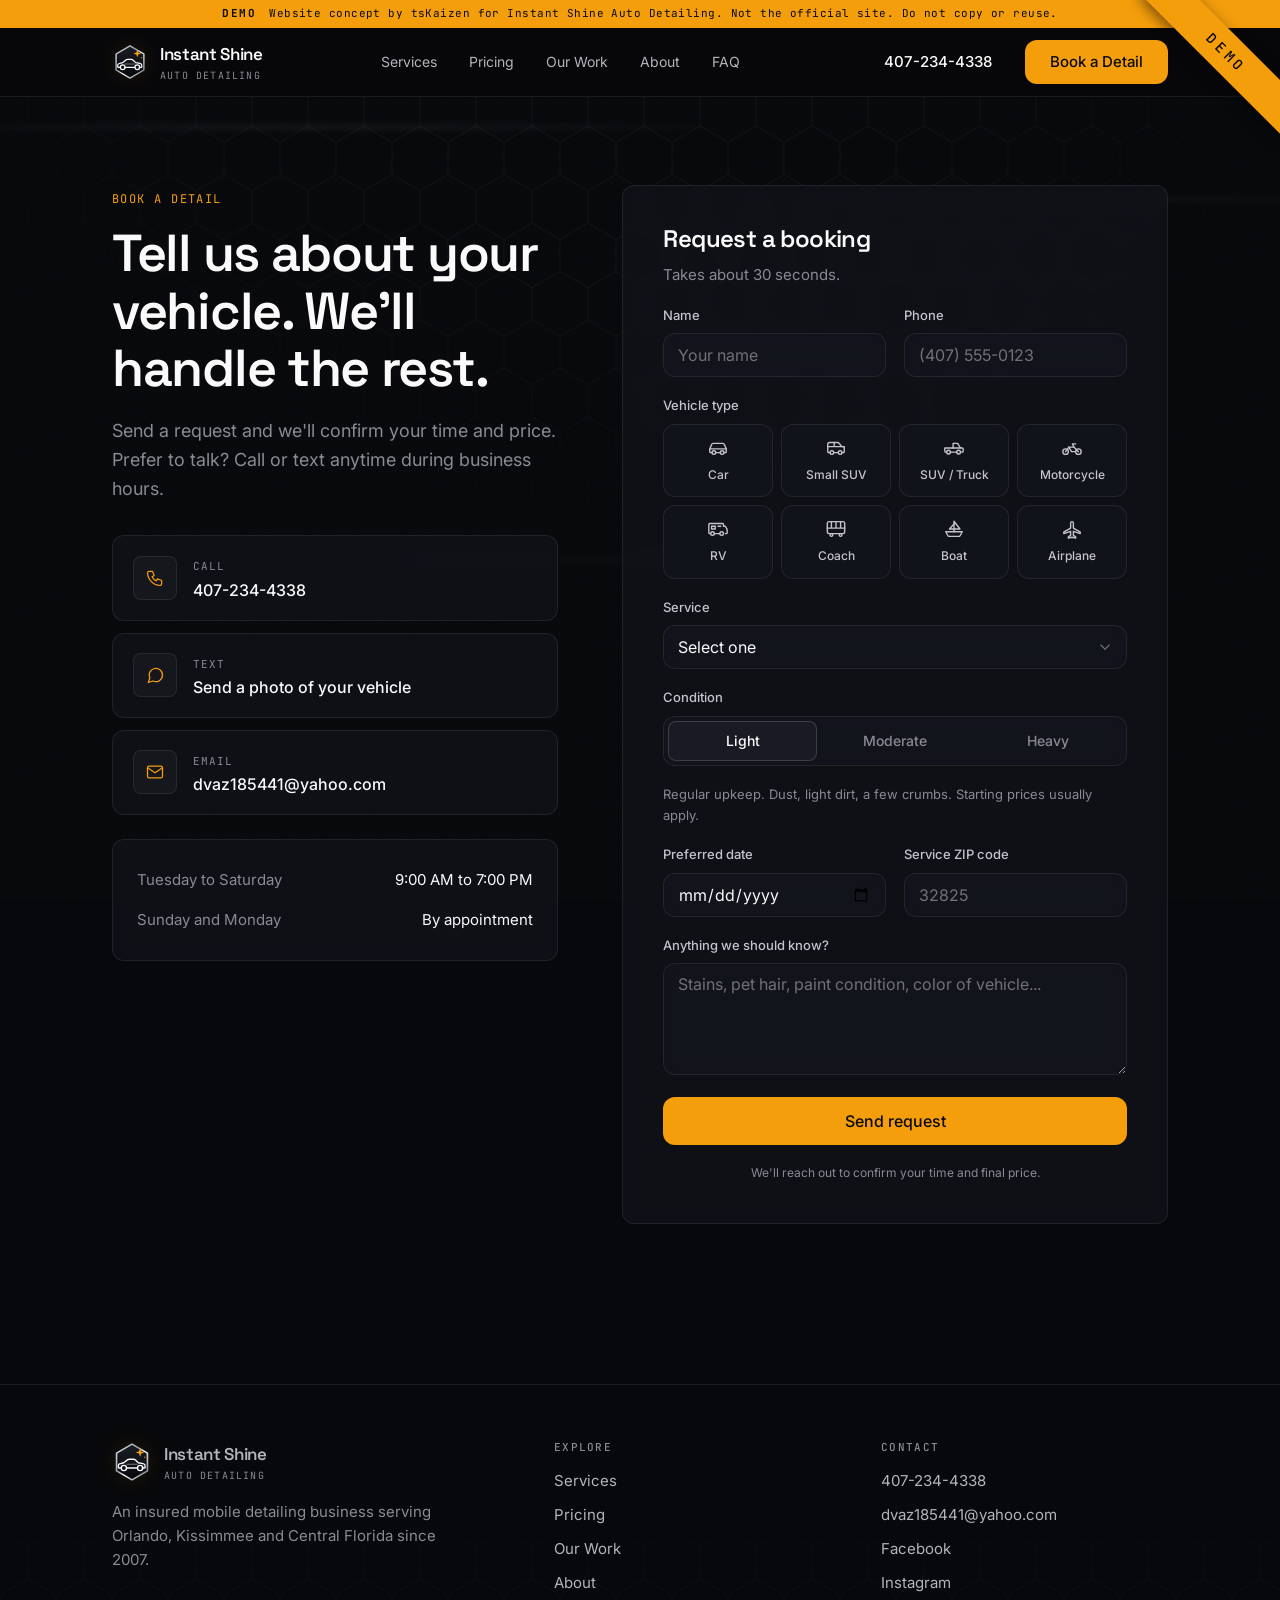
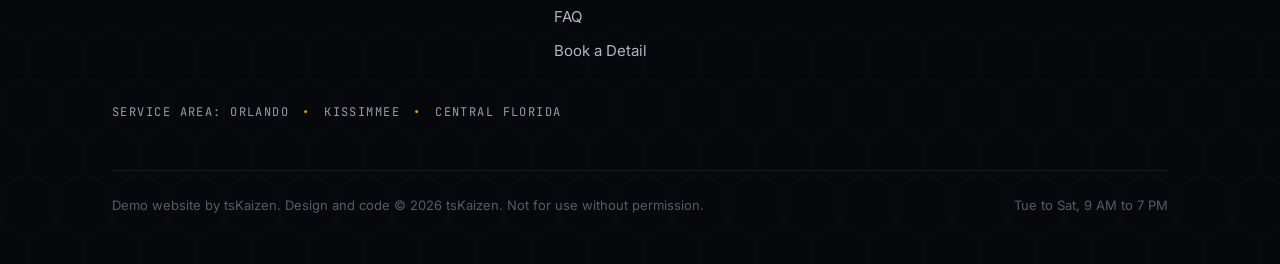
<file: book.html>
<!doctype html>
<html lang="en" class="no-js">
<head>
  <meta charset="utf-8">
  <meta name="viewport" content="width=device-width, initial-scale=1">
  <meta name="robots" content="noindex, nofollow">
  <title>Book a Detail | Instant Shine Auto Detailing</title>
  <meta name="description" content="Request a mobile detail in Orlando, Kissimmee or Central Florida. Takes about 30 seconds.">
  <meta name="theme-color" content="#07080B">
  <meta property="og:title" content="Instant Shine Auto Detailing">
  <meta property="og:description" content="Mobile detailing in Central Florida since 2007. We bring the detail center to you.">
  <meta property="og:type" content="website">
  <link rel="icon" type="image/svg+xml" href="brand/logo-mark.svg">
  <link rel="preconnect" href="https://fonts.googleapis.com">
  <link rel="preconnect" href="https://fonts.gstatic.com" crossorigin>
  <link href="https://fonts.googleapis.com/css2?family=Inter:wght@400;500;600&family=JetBrains+Mono:wght@400;500&family=Space+Grotesk:wght@400;500;600&display=swap" rel="stylesheet">
  <link rel="stylesheet" href="styles.css">
</head>
<body>
  <!-- Line icon sprite: 24px grid, 1.5px stroke, currentColor -->
  <svg width="0" height="0" style="position:absolute" aria-hidden="true" focusable="false">
    <symbol id="i-foam" viewBox="0 0 24 24"><path d="M7 11h6v8a2 2 0 0 1-2 2H9a2 2 0 0 1-2-2z"/><path d="M9 11V8h2v3"/><path d="M11 9h5l2-2"/><circle cx="20" cy="6" r="1"/><circle cx="19.5" cy="10" r="1.2"/><circle cx="21.5" cy="12.5" r=".8"/><circle cx="17.5" cy="13" r=".8"/></symbol>
    <symbol id="i-droplet" viewBox="0 0 24 24"><path d="M12 2.5c3 4 6 7.3 6 11a6 6 0 0 1-12 0c0-3.7 3-7 6-11z"/><path d="M9.5 14.5a2.5 2.5 0 0 0 2.5 2.5"/></symbol>
    <symbol id="i-clay" viewBox="0 0 24 24"><rect x="3" y="8" width="13" height="8" rx="3"/><path d="M6.5 11.5c1 .8 2 .8 3 0s2-.8 3 0"/><path d="M18.5 10h3M18.5 14h2M5 19.5h9"/></symbol>
    <symbol id="i-polisher" viewBox="0 0 24 24"><path d="M2.5 7h11a3 3 0 0 1 3 3v1.5h-11a3 3 0 0 1-3-3z"/><path d="M16.5 8.5h4"/><path d="M10 11.5v2.5"/><ellipse cx="10" cy="16.5" rx="7" ry="2.5"/></symbol>
    <symbol id="i-shield" viewBox="0 0 24 24"><path d="M12 3l7 3v5c0 4.5-3 8.3-7 10-4-1.7-7-5.5-7-10V6z"/><path d="m9 12 2 2 4-4"/></symbol>
    <symbol id="i-wheel" viewBox="0 0 24 24"><circle cx="12" cy="12" r="9"/><circle cx="12" cy="12" r="2.5"/><path d="M3.3 10.5h6.3M14.4 10.5h6.3M12 14.5V21"/></symbol>
    <symbol id="i-vacuum" viewBox="0 0 24 24"><path d="M3 20h8"/><path d="M7 20V9a4 4 0 0 1 4-4h1.5a4 4 0 0 1 4 4v1"/><rect x="13" y="10" width="8" height="10" rx="2"/><path d="M15.5 14h3"/></symbol>
    <symbol id="i-car" viewBox="0 0 24 24"><path d="M5.5 17H4a1 1 0 0 1-1-1v-3l2-4.7A2 2 0 0 1 6.8 7h10.4a2 2 0 0 1 1.8 1.3L21 13v3a1 1 0 0 1-1 1h-1.5"/><path d="M3 13h18"/><path d="M9.5 17h5"/><circle cx="7.5" cy="17" r="2"/><circle cx="16.5" cy="17" r="2"/></symbol>
    <symbol id="i-suv" viewBox="0 0 24 24"><path d="M5.5 17H4a1 1 0 0 1-1-1V8a2 2 0 0 1 2-2h9.5l4 4.5H20a1 1 0 0 1 1 1V16a1 1 0 0 1-1 1h-1.5"/><path d="M3 10.5h18M10 6v4.5"/><path d="M9.5 17h5"/><circle cx="7.5" cy="17" r="2"/><circle cx="16.5" cy="17" r="2"/></symbol>
    <symbol id="i-truck" viewBox="0 0 24 24"><path d="M4 16.5H3a1 1 0 0 1-1-1V12h9V7h5l3 5h2a1 1 0 0 1 1 1v2.5a1 1 0 0 1-1 1h-1"/><path d="M11 12h8"/><path d="M8 16.5h7"/><circle cx="6" cy="16.5" r="2"/><circle cx="17" cy="16.5" r="2"/></symbol>
    <symbol id="i-moto" viewBox="0 0 24 24"><circle cx="5" cy="16" r="3"/><circle cx="19" cy="16" r="3"/><path d="M5 16l3.5-5h5.5l5 5"/><path d="M14 11l-1.5-3.5H16"/><path d="M8.5 11l3 5H15"/></symbol>
    <symbol id="i-rv" viewBox="0 0 24 24"><path d="M4 17H3a1 1 0 0 1-1-1V7a1 1 0 0 1 1-1h14a1 1 0 0 1 1 1v2h2l2 3.5V16a1 1 0 0 1-1 1h-1"/><path d="M5 9h4v3H5zM12 9h3"/><path d="M8 17h6"/><circle cx="6" cy="17" r="2"/><circle cx="16" cy="17" r="2"/></symbol>
    <symbol id="i-coach" viewBox="0 0 24 24"><rect x="2.5" y="4" width="19" height="13" rx="2"/><path d="M2.5 11h19M7 4v7M12 4v7M17 4v7"/><circle cx="7" cy="18.5" r="1.5"/><circle cx="17" cy="18.5" r="1.5"/></symbol>
    <symbol id="i-boat" viewBox="0 0 24 24"><path d="M3 15h18l-2.4 4.4a1 1 0 0 1-.9.6H6.3a1 1 0 0 1-.9-.6z"/><path d="M12 15V3.5l6.5 8.5H12"/><path d="M12 6.5 7 12h5"/></symbol>
    <symbol id="i-plane" viewBox="0 0 24 24"><path d="M21 15.5 13.5 11V5.5a1.5 1.5 0 0 0-3 0V11L3 15.5V17l7.5-2.5V19L8 20.5V22l4-1 4 1v-1.5L13.5 19v-4.5L21 17z"/></symbol>
  </svg>

  <div class="atmosphere" aria-hidden="true">
    <div class="lightbar lightbar--a"></div>
    <div class="lightbar lightbar--b"></div>
    <div class="lightbar lightbar--c"></div>
    <div class="noise"></div>
  </div>

  <div class="demo-ribbon" aria-hidden="true"><span>Demo</span></div>

  <a href="#main" class="skip-link">Skip to content</a>

  <!-- Header -->
  <header class="site-header">
    <div class="demo-bar" role="note"><strong>Demo</strong> Website concept by tsKaizen<span class="demo-long"> for Instant Shine Auto Detailing</span>. Not the official site. Do not copy or reuse.</div>
    <div class="container nav">
      <a href="index.html" class="brand" aria-label="Instant Shine Auto Detailing, home">
        <svg class="logo-mark" width="36" height="36" viewBox="0 0 64 64" aria-hidden="true"><defs><linearGradient id="hdr-chrome" x1="0" y1="0" x2="1" y2="1"><stop offset="0" stop-color="#E8ECF2"/><stop offset=".4" stop-color="#9AA3AF"/><stop offset=".55" stop-color="#F5F7FA"/><stop offset="1" stop-color="#6B7280"/></linearGradient><linearGradient id="hdr-paint" x1="0" y1="0" x2="0" y2="1"><stop offset="0" stop-color="#1A1D25"/><stop offset="1" stop-color="#07080B"/></linearGradient></defs><path d="M32 3.5 56.7 17.75v28.5L32 60.5 7.3 46.25v-28.5z" fill="url(#hdr-paint)" stroke="url(#hdr-chrome)" stroke-width="2.5" stroke-linejoin="round"/> <path d="M14.8 41.5h-3.6c-.6 0-1-.4-1-1v-3.1c0-1.1.7-2 1.8-2.3l6.8-1.9 5.8-4.6c.9-.7 2-1.1 3.2-1.1h6.6c1.2 0 2.4.5 3.2 1.3l4.5 4.4 7.6 1.4c1.9.4 3.3 2 3.3 3.9v2c0 .6-.4 1-1 1h-3.7M23.2 41.5h17.6" fill="none" stroke="#FAFAFA" stroke-width="2.2" stroke-linecap="round" stroke-linejoin="round"/> <circle cx="19" cy="41.5" r="4.2" fill="none" stroke="#FAFAFA" stroke-width="2.2"/> <circle cx="45" cy="41.5" r="4.2" fill="none" stroke="#FAFAFA" stroke-width="2.2"/> <path d="M23.5 35.6h17" stroke="#9AA3AF" stroke-width="1.3" stroke-linecap="round" opacity=".85"/> <path d="M45 10l1.8 5 5 1.8-5 1.8-1.8 5-1.8-5-5-1.8 5-1.8z" fill="#F59E0B"/> <circle cx="52.5" cy="24.5" r="1.3" fill="#F59E0B" opacity=".75"/></svg>
        <span>Instant Shine<small>Auto Detailing</small></span>
      </a>
      <nav class="nav-links" aria-label="Primary">
        <a href="services.html">Services</a>
        <a href="pricing.html">Pricing</a>
        <a href="work.html">Our Work</a>
        <a href="about.html">About</a>
        <a href="faq.html">FAQ</a>
      </nav>
      <div class="nav-cta">
        <a class="btn btn--ghost" href="tel:4072344338">407-234-4338</a>
        <a class="btn btn--primary" href="book.html">Book a Detail</a>
      </div>
      <button class="nav-toggle" aria-expanded="false" aria-controls="mobile-menu" aria-label="Open menu">
        <svg width="20" height="20" viewBox="0 0 24 24" fill="none" stroke="currentColor" stroke-width="1.5" aria-hidden="true"><path d="M4 7h16M4 12h16M4 17h16"/></svg>
      </button>
    </div>
    <div class="mobile-menu" id="mobile-menu">
      <div>
        <nav aria-label="Mobile">
          <a href="services.html">Services</a>
          <a href="pricing.html">Pricing</a>
          <a href="work.html">Our Work</a>
          <a href="about.html">About</a>
          <a href="faq.html">FAQ</a>
          <a class="btn btn--primary btn--lg" href="book.html">Book a Detail</a>
        </nav>
      </div>
    </div>
  </header>

  <main id="main">
    <section class="section page-top" id="book">
      <div class="hexgrid" aria-hidden="true"></div>
      <div class="container book">
        <div class="reveal">
          <span class="eyebrow">Book a detail</span>
          <h1 style="font-size:clamp(2rem,4vw + .5rem,3.25rem)">Tell us about your vehicle. We'll handle the rest.</h1>
          <p style="color:var(--muted-foreground);font-size:1.125rem;margin-top:1.25rem">Send a request and we'll confirm your time and price. Prefer to talk? Call or text anytime during business hours.</p>
          <div class="contact-list">
            <a class="card card--interactive contact-row" href="tel:4072344338">
              <span class="icon-chip"><svg viewBox="0 0 24 24" fill="none" stroke="currentColor" stroke-linecap="round" stroke-linejoin="round" aria-hidden="true"><path d="M5 4h4l2 5-2.5 1.5a11 11 0 0 0 5 5L15 13l5 2v4a2 2 0 0 1-2 2A16 16 0 0 1 3 6a2 2 0 0 1 2-2"/></svg></span>
              <span><span class="label">Call</span><br><span class="value">407-234-4338</span></span>
            </a>
            <a class="card card--interactive contact-row" href="sms:4072344338">
              <span class="icon-chip"><svg viewBox="0 0 24 24" fill="none" stroke="currentColor" stroke-linecap="round" stroke-linejoin="round" aria-hidden="true"><path d="M21 12a8 8 0 0 1-11.5 7.2L4 21l1.8-5.5A8 8 0 1 1 21 12z"/></svg></span>
              <span><span class="label">Text</span><br><span class="value">Send a photo of your vehicle</span></span>
            </a>
            <a class="card card--interactive contact-row" href="mailto:dvaz185441@yahoo.com">
              <span class="icon-chip"><svg viewBox="0 0 24 24" fill="none" stroke="currentColor" stroke-linecap="round" stroke-linejoin="round" aria-hidden="true"><rect x="3" y="5" width="18" height="14" rx="2"/><path d="m3 7 9 6 9-6"/></svg></span>
              <span><span class="label">Email</span><br><span class="value">dvaz185441@yahoo.com</span></span>
            </a>
          </div>
          <div class="card hours">
            <div class="hours-row"><span>Tuesday to Saturday</span><span>9:00 AM to 7:00 PM</span></div>
            <div class="hours-row"><span>Sunday and Monday</span><span>By appointment</span></div>
          </div>
        </div>

        <div class="card form reveal">
          <form name="booking" method="POST" data-netlify="true" netlify-honeypot="bot-field" data-booking>
            <div class="form-fields" style="display:grid;gap:1.125rem">
              <input type="hidden" name="form-name" value="booking">
              <p class="hidden"><label>Leave blank <input name="bot-field"></label></p>
              <h3>Request a booking</h3>
              <p class="sub">Takes about 30 seconds.</p>
              <div class="field-row">
                <div class="field"><label for="name">Name</label><input class="input" id="name" name="name" autocomplete="name" required placeholder="Your name"></div>
                <div class="field"><label for="phone">Phone</label><input class="input" id="phone" name="phone" type="tel" autocomplete="tel" required placeholder="(407) 555-0123"></div>
              </div>
              <fieldset class="field fieldset">
                <legend>Vehicle type</legend>
                <div class="chips">
                  <label class="chip"><input type="radio" name="vehicle" value="Car" required><svg class="ico" aria-hidden="true"><use href="#i-car"/></svg><span>Car</span></label>
                  <label class="chip"><input type="radio" name="vehicle" value="Small SUV"><svg class="ico" aria-hidden="true"><use href="#i-suv"/></svg><span>Small SUV</span></label>
                  <label class="chip"><input type="radio" name="vehicle" value="Large SUV / Truck"><svg class="ico" aria-hidden="true"><use href="#i-truck"/></svg><span>SUV / Truck</span></label>
                  <label class="chip"><input type="radio" name="vehicle" value="Motorcycle"><svg class="ico" aria-hidden="true"><use href="#i-moto"/></svg><span>Motorcycle</span></label>
                  <label class="chip"><input type="radio" name="vehicle" value="RV / Motor Home"><svg class="ico" aria-hidden="true"><use href="#i-rv"/></svg><span>RV</span></label>
                  <label class="chip"><input type="radio" name="vehicle" value="Motor Coach"><svg class="ico" aria-hidden="true"><use href="#i-coach"/></svg><span>Coach</span></label>
                  <label class="chip"><input type="radio" name="vehicle" value="Boat"><svg class="ico" aria-hidden="true"><use href="#i-boat"/></svg><span>Boat</span></label>
                  <label class="chip"><input type="radio" name="vehicle" value="Small Airplane"><svg class="ico" aria-hidden="true"><use href="#i-plane"/></svg><span>Airplane</span></label>
                </div>
              </fieldset>
              <div class="field">
                <label for="service">Service</label>
                <select class="select" id="service" name="service" required>
                  <option value="">Select one</option>
                  <option>Wash, Vacuum & Spray Wax</option>
                  <option>Wash, Vacuum & Wax</option>
                  <option>Full Detail, Inside & Out</option>
                  <option>Complete Interior Detail</option>
                  <option>Exterior Wash, Clay & Wax</option>
                  <option>Paint Protection / Ceramic (estimate)</option>
                  <option>Motorcycle Detail</option>
                  <option>Motorcycle Supreme Detail</option>
                  <option>RV / Motor Home</option>
                  <option>Motor Coach</option>
                  <option>Boat</option>
                  <option>Not sure yet</option>
                </select>
              </div>
              <fieldset class="field fieldset">
                <legend>Condition</legend>
                <div class="segmented condition" data-condition>
                  <label><input type="radio" name="condition" value="Light" checked><span>Light</span></label>
                  <label><input type="radio" name="condition" value="Moderate"><span>Moderate</span></label>
                  <label><input type="radio" name="condition" value="Heavy"><span>Heavy</span></label>
                </div>
                <p class="helper" id="condition-help" aria-live="polite">Regular upkeep. Dust, light dirt, a few crumbs. Starting prices usually apply.</p>
              </fieldset>
              <div class="field-row">
                <div class="field"><label for="date">Preferred date</label><input class="input" id="date" name="date" type="date"></div>
                <div class="field"><label for="zip">Service ZIP code</label><input class="input" id="zip" name="zip" inputmode="numeric" placeholder="32825"></div>
              </div>
              <div class="field"><label for="notes">Anything we should know?</label><textarea class="textarea" id="notes" name="notes" placeholder="Stains, pet hair, paint condition, color of vehicle..."></textarea></div>
              <button class="btn btn--primary btn--lg" type="submit">Send request</button>
              <p class="form-note">We'll reach out to confirm your time and final price.</p>
            </div>
          </form>
          <div class="form-success">
            <div class="icon-chip" style="margin:0 auto 1.25rem"><svg viewBox="0 0 24 24" fill="none" stroke="currentColor" stroke-width="1.75" aria-hidden="true"><path d="M20 6 9 17l-5-5"/></svg></div>
            <h3>Request received.</h3>
            <p style="color:var(--muted-foreground);margin-top:.75rem">We'll be in touch shortly to confirm. Need it sooner? Call 407-234-4338.</p>
          </div>
        </div>
      </div>
    </section>
  </main>

  <footer class="site-footer">
    <div class="container">
      <div class="footer-grid">
        <div>
          <a href="index.html" class="brand">
            <svg class="logo-mark" width="36" height="36" viewBox="0 0 64 64" aria-hidden="true"><defs><linearGradient id="ftr-chrome" x1="0" y1="0" x2="1" y2="1"><stop offset="0" stop-color="#E8ECF2"/><stop offset=".4" stop-color="#9AA3AF"/><stop offset=".55" stop-color="#F5F7FA"/><stop offset="1" stop-color="#6B7280"/></linearGradient><linearGradient id="ftr-paint" x1="0" y1="0" x2="0" y2="1"><stop offset="0" stop-color="#1A1D25"/><stop offset="1" stop-color="#07080B"/></linearGradient></defs><path d="M32 3.5 56.7 17.75v28.5L32 60.5 7.3 46.25v-28.5z" fill="url(#ftr-paint)" stroke="url(#ftr-chrome)" stroke-width="2.5" stroke-linejoin="round"/> <path d="M14.8 41.5h-3.6c-.6 0-1-.4-1-1v-3.1c0-1.1.7-2 1.8-2.3l6.8-1.9 5.8-4.6c.9-.7 2-1.1 3.2-1.1h6.6c1.2 0 2.4.5 3.2 1.3l4.5 4.4 7.6 1.4c1.9.4 3.3 2 3.3 3.9v2c0 .6-.4 1-1 1h-3.7M23.2 41.5h17.6" fill="none" stroke="#FAFAFA" stroke-width="2.2" stroke-linecap="round" stroke-linejoin="round"/> <circle cx="19" cy="41.5" r="4.2" fill="none" stroke="#FAFAFA" stroke-width="2.2"/> <circle cx="45" cy="41.5" r="4.2" fill="none" stroke="#FAFAFA" stroke-width="2.2"/> <path d="M23.5 35.6h17" stroke="#9AA3AF" stroke-width="1.3" stroke-linecap="round" opacity=".85"/> <path d="M45 10l1.8 5 5 1.8-5 1.8-1.8 5-1.8-5-5-1.8 5-1.8z" fill="#F59E0B"/> <circle cx="52.5" cy="24.5" r="1.3" fill="#F59E0B" opacity=".75"/></svg>
        <span>Instant Shine<small>Auto Detailing</small></span>
          </a>
          <p>An insured mobile detailing business serving Orlando, Kissimmee and Central Florida since 2007.</p>
        </div>
        <div>
          <h4>Explore</h4>
          <ul>
            <li><a href="services.html">Services</a></li>
            <li><a href="pricing.html">Pricing</a></li>
            <li><a href="work.html">Our Work</a></li>
            <li><a href="about.html">About</a></li>
            <li><a href="faq.html">FAQ</a></li>
            <li><a href="book.html">Book a Detail</a></li>
          </ul>
        </div>
        <div>
          <h4>Contact</h4>
          <ul>
            <li><a href="tel:4072344338">407-234-4338</a></li>
            <li><a href="mailto:dvaz185441@yahoo.com">dvaz185441@yahoo.com</a></li>
            <li><a href="https://facebook.com/InstantShineAutodetailing/" target="_blank" rel="noopener">Facebook</a></li>
            <li><a href="https://instagram.com/instantshineautodetailing/" target="_blank" rel="noopener">Instagram</a></li>
          </ul>
        </div>
      </div>
      <p class="service-area">Service area: Orlando <span aria-hidden="true">•</span> Kissimmee <span aria-hidden="true">•</span> Central Florida</p>
      <div class="footer-bottom">
        <span>Demo website by tsKaizen. Design and code © <span id="year">2026</span> tsKaizen. Not for use without permission.</span>
        <span>Tue to Sat, 9 AM to 7 PM</span>
      </div>
    </div>
  </footer>

  <!-- Mobile action bar -->
  <div class="mobile-bar">
    <a class="btn btn--outline" href="tel:4072344338">Call</a>
    <a class="btn btn--primary" href="book.html">Book a Detail</a>
  </div>

  <script src="script.js"></script>
</body>
</html>
</file>
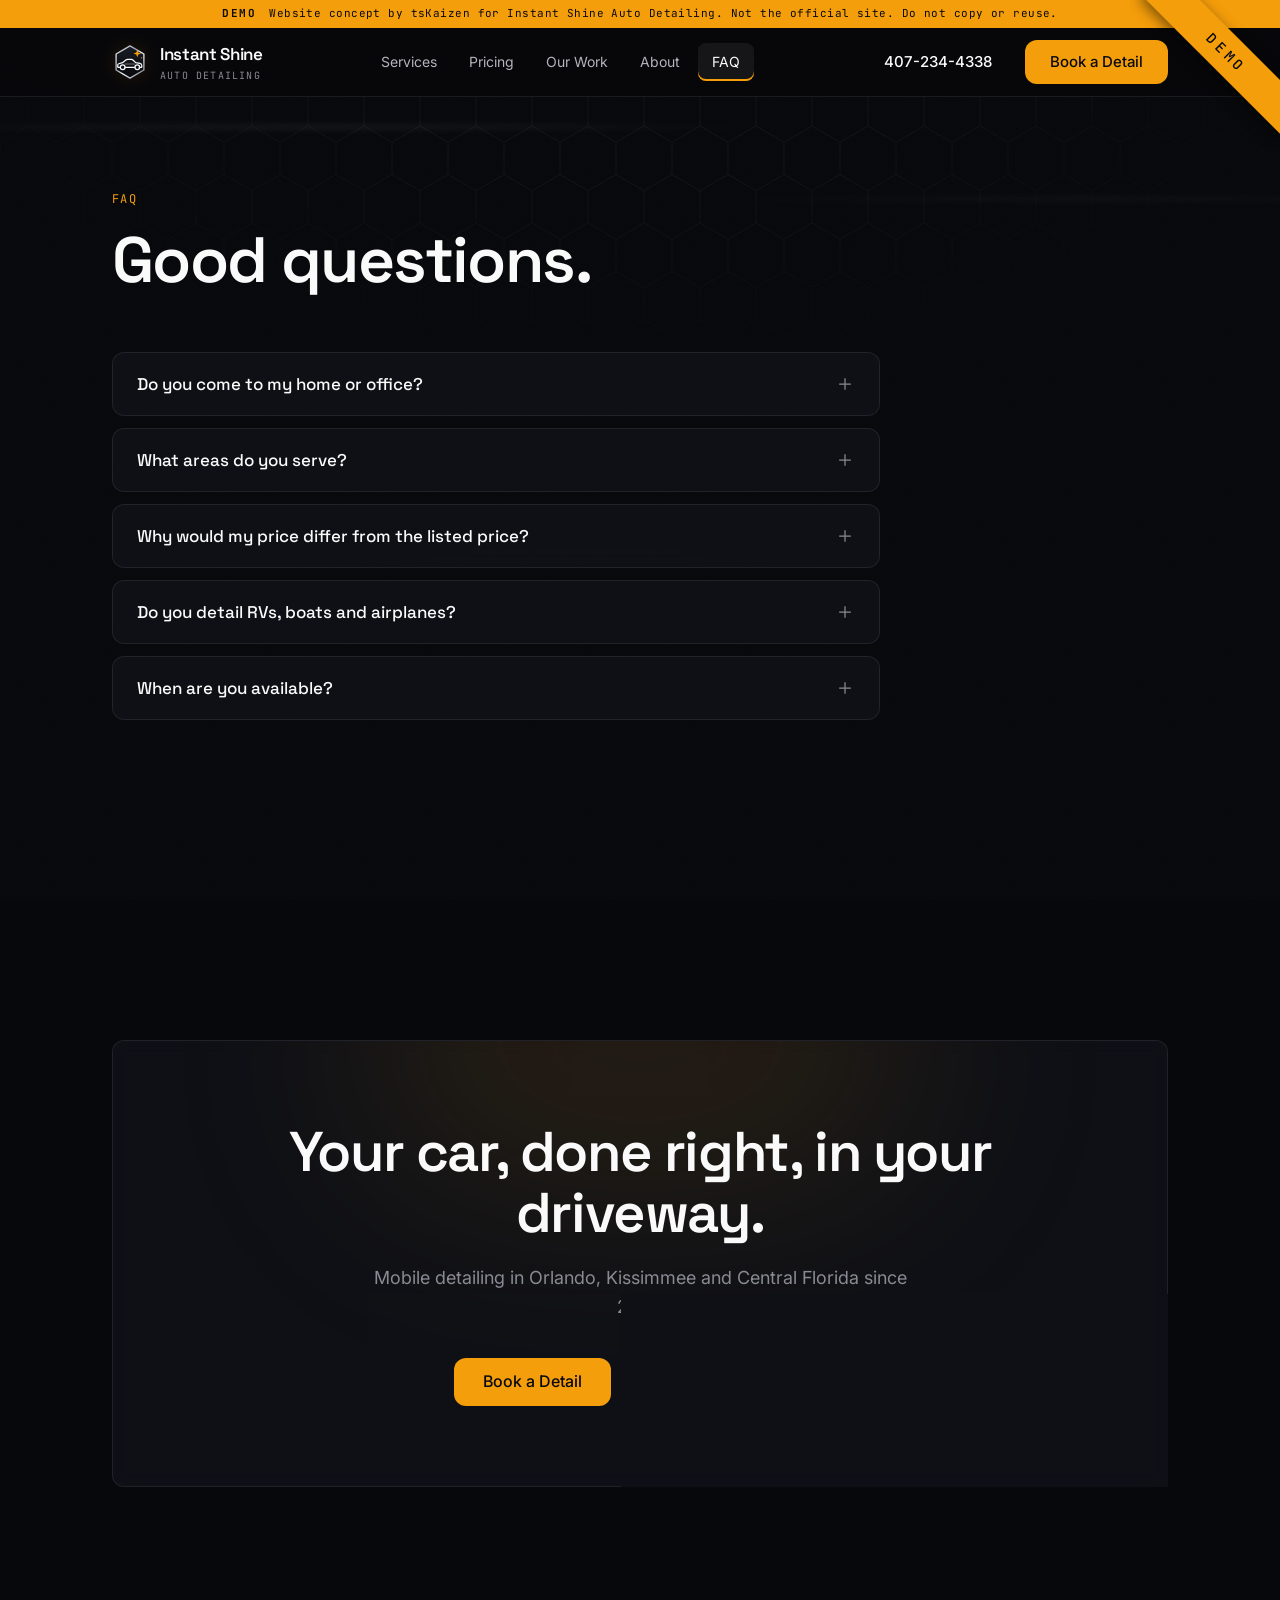
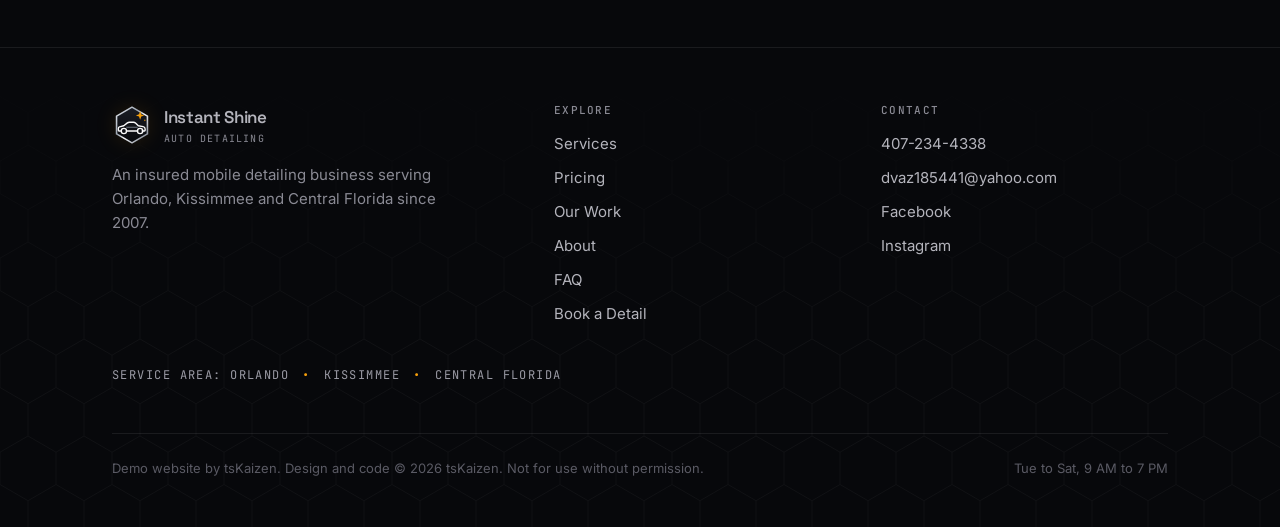
<file: faq.html>
<!doctype html>
<html lang="en" class="no-js">
<head>
  <meta charset="utf-8">
  <meta name="viewport" content="width=device-width, initial-scale=1">
  <meta name="robots" content="noindex, nofollow">
  <title>FAQ | Instant Shine Auto Detailing</title>
  <meta name="description" content="Answers about service area, hours, pricing and the vehicles Instant Shine Auto Detailing services.">
  <meta name="theme-color" content="#07080B">
  <meta property="og:title" content="Instant Shine Auto Detailing">
  <meta property="og:description" content="Mobile detailing in Central Florida since 2007. We bring the detail center to you.">
  <meta property="og:type" content="website">
  <link rel="icon" type="image/svg+xml" href="brand/logo-mark.svg">
  <link rel="preconnect" href="https://fonts.googleapis.com">
  <link rel="preconnect" href="https://fonts.gstatic.com" crossorigin>
  <link href="https://fonts.googleapis.com/css2?family=Inter:wght@400;500;600&family=JetBrains+Mono:wght@400;500&family=Space+Grotesk:wght@400;500;600&display=swap" rel="stylesheet">
  <link rel="stylesheet" href="styles.css">
</head>
<body>
  <!-- Line icon sprite: 24px grid, 1.5px stroke, currentColor -->
  <svg width="0" height="0" style="position:absolute" aria-hidden="true" focusable="false">
    <symbol id="i-foam" viewBox="0 0 24 24"><path d="M7 11h6v8a2 2 0 0 1-2 2H9a2 2 0 0 1-2-2z"/><path d="M9 11V8h2v3"/><path d="M11 9h5l2-2"/><circle cx="20" cy="6" r="1"/><circle cx="19.5" cy="10" r="1.2"/><circle cx="21.5" cy="12.5" r=".8"/><circle cx="17.5" cy="13" r=".8"/></symbol>
    <symbol id="i-droplet" viewBox="0 0 24 24"><path d="M12 2.5c3 4 6 7.3 6 11a6 6 0 0 1-12 0c0-3.7 3-7 6-11z"/><path d="M9.5 14.5a2.5 2.5 0 0 0 2.5 2.5"/></symbol>
    <symbol id="i-clay" viewBox="0 0 24 24"><rect x="3" y="8" width="13" height="8" rx="3"/><path d="M6.5 11.5c1 .8 2 .8 3 0s2-.8 3 0"/><path d="M18.5 10h3M18.5 14h2M5 19.5h9"/></symbol>
    <symbol id="i-polisher" viewBox="0 0 24 24"><path d="M2.5 7h11a3 3 0 0 1 3 3v1.5h-11a3 3 0 0 1-3-3z"/><path d="M16.5 8.5h4"/><path d="M10 11.5v2.5"/><ellipse cx="10" cy="16.5" rx="7" ry="2.5"/></symbol>
    <symbol id="i-shield" viewBox="0 0 24 24"><path d="M12 3l7 3v5c0 4.5-3 8.3-7 10-4-1.7-7-5.5-7-10V6z"/><path d="m9 12 2 2 4-4"/></symbol>
    <symbol id="i-wheel" viewBox="0 0 24 24"><circle cx="12" cy="12" r="9"/><circle cx="12" cy="12" r="2.5"/><path d="M3.3 10.5h6.3M14.4 10.5h6.3M12 14.5V21"/></symbol>
    <symbol id="i-vacuum" viewBox="0 0 24 24"><path d="M3 20h8"/><path d="M7 20V9a4 4 0 0 1 4-4h1.5a4 4 0 0 1 4 4v1"/><rect x="13" y="10" width="8" height="10" rx="2"/><path d="M15.5 14h3"/></symbol>
    <symbol id="i-car" viewBox="0 0 24 24"><path d="M5.5 17H4a1 1 0 0 1-1-1v-3l2-4.7A2 2 0 0 1 6.8 7h10.4a2 2 0 0 1 1.8 1.3L21 13v3a1 1 0 0 1-1 1h-1.5"/><path d="M3 13h18"/><path d="M9.5 17h5"/><circle cx="7.5" cy="17" r="2"/><circle cx="16.5" cy="17" r="2"/></symbol>
    <symbol id="i-suv" viewBox="0 0 24 24"><path d="M5.5 17H4a1 1 0 0 1-1-1V8a2 2 0 0 1 2-2h9.5l4 4.5H20a1 1 0 0 1 1 1V16a1 1 0 0 1-1 1h-1.5"/><path d="M3 10.5h18M10 6v4.5"/><path d="M9.5 17h5"/><circle cx="7.5" cy="17" r="2"/><circle cx="16.5" cy="17" r="2"/></symbol>
    <symbol id="i-truck" viewBox="0 0 24 24"><path d="M4 16.5H3a1 1 0 0 1-1-1V12h9V7h5l3 5h2a1 1 0 0 1 1 1v2.5a1 1 0 0 1-1 1h-1"/><path d="M11 12h8"/><path d="M8 16.5h7"/><circle cx="6" cy="16.5" r="2"/><circle cx="17" cy="16.5" r="2"/></symbol>
    <symbol id="i-moto" viewBox="0 0 24 24"><circle cx="5" cy="16" r="3"/><circle cx="19" cy="16" r="3"/><path d="M5 16l3.5-5h5.5l5 5"/><path d="M14 11l-1.5-3.5H16"/><path d="M8.5 11l3 5H15"/></symbol>
    <symbol id="i-rv" viewBox="0 0 24 24"><path d="M4 17H3a1 1 0 0 1-1-1V7a1 1 0 0 1 1-1h14a1 1 0 0 1 1 1v2h2l2 3.5V16a1 1 0 0 1-1 1h-1"/><path d="M5 9h4v3H5zM12 9h3"/><path d="M8 17h6"/><circle cx="6" cy="17" r="2"/><circle cx="16" cy="17" r="2"/></symbol>
    <symbol id="i-coach" viewBox="0 0 24 24"><rect x="2.5" y="4" width="19" height="13" rx="2"/><path d="M2.5 11h19M7 4v7M12 4v7M17 4v7"/><circle cx="7" cy="18.5" r="1.5"/><circle cx="17" cy="18.5" r="1.5"/></symbol>
    <symbol id="i-boat" viewBox="0 0 24 24"><path d="M3 15h18l-2.4 4.4a1 1 0 0 1-.9.6H6.3a1 1 0 0 1-.9-.6z"/><path d="M12 15V3.5l6.5 8.5H12"/><path d="M12 6.5 7 12h5"/></symbol>
    <symbol id="i-plane" viewBox="0 0 24 24"><path d="M21 15.5 13.5 11V5.5a1.5 1.5 0 0 0-3 0V11L3 15.5V17l7.5-2.5V19L8 20.5V22l4-1 4 1v-1.5L13.5 19v-4.5L21 17z"/></symbol>
  </svg>

  <div class="atmosphere" aria-hidden="true">
    <div class="lightbar lightbar--a"></div>
    <div class="lightbar lightbar--b"></div>
    <div class="lightbar lightbar--c"></div>
    <div class="noise"></div>
  </div>

  <div class="demo-ribbon" aria-hidden="true"><span>Demo</span></div>

  <a href="#main" class="skip-link">Skip to content</a>

  <!-- Header -->
  <header class="site-header">
    <div class="demo-bar" role="note"><strong>Demo</strong> Website concept by tsKaizen<span class="demo-long"> for Instant Shine Auto Detailing</span>. Not the official site. Do not copy or reuse.</div>
    <div class="container nav">
      <a href="index.html" class="brand" aria-label="Instant Shine Auto Detailing, home">
        <svg class="logo-mark" width="36" height="36" viewBox="0 0 64 64" aria-hidden="true"><defs><linearGradient id="hdr-chrome" x1="0" y1="0" x2="1" y2="1"><stop offset="0" stop-color="#E8ECF2"/><stop offset=".4" stop-color="#9AA3AF"/><stop offset=".55" stop-color="#F5F7FA"/><stop offset="1" stop-color="#6B7280"/></linearGradient><linearGradient id="hdr-paint" x1="0" y1="0" x2="0" y2="1"><stop offset="0" stop-color="#1A1D25"/><stop offset="1" stop-color="#07080B"/></linearGradient></defs><path d="M32 3.5 56.7 17.75v28.5L32 60.5 7.3 46.25v-28.5z" fill="url(#hdr-paint)" stroke="url(#hdr-chrome)" stroke-width="2.5" stroke-linejoin="round"/> <path d="M14.8 41.5h-3.6c-.6 0-1-.4-1-1v-3.1c0-1.1.7-2 1.8-2.3l6.8-1.9 5.8-4.6c.9-.7 2-1.1 3.2-1.1h6.6c1.2 0 2.4.5 3.2 1.3l4.5 4.4 7.6 1.4c1.9.4 3.3 2 3.3 3.9v2c0 .6-.4 1-1 1h-3.7M23.2 41.5h17.6" fill="none" stroke="#FAFAFA" stroke-width="2.2" stroke-linecap="round" stroke-linejoin="round"/> <circle cx="19" cy="41.5" r="4.2" fill="none" stroke="#FAFAFA" stroke-width="2.2"/> <circle cx="45" cy="41.5" r="4.2" fill="none" stroke="#FAFAFA" stroke-width="2.2"/> <path d="M23.5 35.6h17" stroke="#9AA3AF" stroke-width="1.3" stroke-linecap="round" opacity=".85"/> <path d="M45 10l1.8 5 5 1.8-5 1.8-1.8 5-1.8-5-5-1.8 5-1.8z" fill="#F59E0B"/> <circle cx="52.5" cy="24.5" r="1.3" fill="#F59E0B" opacity=".75"/></svg>
        <span>Instant Shine<small>Auto Detailing</small></span>
      </a>
      <nav class="nav-links" aria-label="Primary">
        <a href="services.html">Services</a>
        <a href="pricing.html">Pricing</a>
        <a href="work.html">Our Work</a>
        <a href="about.html">About</a>
        <a href="faq.html" aria-current="page">FAQ</a>
      </nav>
      <div class="nav-cta">
        <a class="btn btn--ghost" href="tel:4072344338">407-234-4338</a>
        <a class="btn btn--primary" href="book.html">Book a Detail</a>
      </div>
      <button class="nav-toggle" aria-expanded="false" aria-controls="mobile-menu" aria-label="Open menu">
        <svg width="20" height="20" viewBox="0 0 24 24" fill="none" stroke="currentColor" stroke-width="1.5" aria-hidden="true"><path d="M4 7h16M4 12h16M4 17h16"/></svg>
      </button>
    </div>
    <div class="mobile-menu" id="mobile-menu">
      <div>
        <nav aria-label="Mobile">
          <a href="services.html">Services</a>
          <a href="pricing.html">Pricing</a>
          <a href="work.html">Our Work</a>
          <a href="about.html">About</a>
          <a href="faq.html" aria-current="page">FAQ</a>
          <a class="btn btn--primary btn--lg" href="book.html">Book a Detail</a>
        </nav>
      </div>
    </div>
  </header>

  <main id="main">
    <section class="section page-top" id="faq">
      <div class="hexgrid" aria-hidden="true"></div>
      <div class="container">
        <div class="section-head reveal">
          <span class="eyebrow">FAQ</span>
          <h1>Good questions.</h1>
        </div>
        <div class="faq">
          <div class="card faq-item">
            <button aria-expanded="false">Do you come to my home or office?<svg class="chev" viewBox="0 0 24 24" fill="none" stroke="currentColor" stroke-width="1.5" aria-hidden="true"><path d="M12 5v14M5 12h14"/></svg></button>
            <div class="faq-answer"><div><p>Yes. Our fleet brings the car wash and detail center to you, with its own equipment and deionized water.</p></div></div>
          </div>
          <div class="card faq-item">
            <button aria-expanded="false">What areas do you serve?<svg class="chev" viewBox="0 0 24 24" fill="none" stroke="currentColor" stroke-width="1.5" aria-hidden="true"><path d="M12 5v14M5 12h14"/></svg></button>
            <div class="faq-answer"><div><p>Orlando, Kissimmee, and the greater Central Florida area. Not sure if you're covered? Call 407-234-4338.</p></div></div>
          </div>
          <div class="card faq-item">
            <button aria-expanded="false">Why would my price differ from the listed price?<svg class="chev" viewBox="0 0 24 24" fill="none" stroke="currentColor" stroke-width="1.5" aria-hidden="true"><path d="M12 5v14M5 12h14"/></svg></button>
            <div class="faq-answer"><div><p>Listed prices are starting points. The final price depends on the vehicle's condition, size, location and color. You'll know the price before work starts.</p></div></div>
          </div>
          <div class="card faq-item">
            <button aria-expanded="false">Do you detail RVs, boats and airplanes?<svg class="chev" viewBox="0 0 24 24" fill="none" stroke="currentColor" stroke-width="1.5" aria-hidden="true"><path d="M12 5v14M5 12h14"/></svg></button>
            <div class="faq-answer"><div><p>Yes. We detail RVs, motor homes, motor coaches, boats, motorcycles and small airplanes. RVs, coaches and boats are priced per linear foot. Airplanes are quoted by estimate.</p></div></div>
          </div>
          <div class="card faq-item">
            <button aria-expanded="false">When are you available?<svg class="chev" viewBox="0 0 24 24" fill="none" stroke="currentColor" stroke-width="1.5" aria-hidden="true"><path d="M12 5v14M5 12h14"/></svg></button>
            <div class="faq-answer"><div><p>Tuesday to Saturday, 9:00 AM to 7:00 PM. Sunday and Monday are available by appointment.</p></div></div>
          </div>
        </div>
      </div>
    </section>
    <section class="section">
      <div class="container">
        <div class="card cta-band reveal">
          <h2>Your car, done right, in your driveway.</h2>
          <p>Mobile detailing in Orlando, Kissimmee and Central Florida since 2007.</p>
          <div class="hero-actions">
            <a class="btn btn--primary btn--lg" href="book.html">Book a Detail</a>
            <a class="btn btn--outline btn--lg" href="tel:4072344338">Call 407-234-4338</a>
          </div>
        </div>
      </div>
    </section>
  </main>

  <footer class="site-footer">
    <div class="container">
      <div class="footer-grid">
        <div>
          <a href="index.html" class="brand">
            <svg class="logo-mark" width="36" height="36" viewBox="0 0 64 64" aria-hidden="true"><defs><linearGradient id="ftr-chrome" x1="0" y1="0" x2="1" y2="1"><stop offset="0" stop-color="#E8ECF2"/><stop offset=".4" stop-color="#9AA3AF"/><stop offset=".55" stop-color="#F5F7FA"/><stop offset="1" stop-color="#6B7280"/></linearGradient><linearGradient id="ftr-paint" x1="0" y1="0" x2="0" y2="1"><stop offset="0" stop-color="#1A1D25"/><stop offset="1" stop-color="#07080B"/></linearGradient></defs><path d="M32 3.5 56.7 17.75v28.5L32 60.5 7.3 46.25v-28.5z" fill="url(#ftr-paint)" stroke="url(#ftr-chrome)" stroke-width="2.5" stroke-linejoin="round"/> <path d="M14.8 41.5h-3.6c-.6 0-1-.4-1-1v-3.1c0-1.1.7-2 1.8-2.3l6.8-1.9 5.8-4.6c.9-.7 2-1.1 3.2-1.1h6.6c1.2 0 2.4.5 3.2 1.3l4.5 4.4 7.6 1.4c1.9.4 3.3 2 3.3 3.9v2c0 .6-.4 1-1 1h-3.7M23.2 41.5h17.6" fill="none" stroke="#FAFAFA" stroke-width="2.2" stroke-linecap="round" stroke-linejoin="round"/> <circle cx="19" cy="41.5" r="4.2" fill="none" stroke="#FAFAFA" stroke-width="2.2"/> <circle cx="45" cy="41.5" r="4.2" fill="none" stroke="#FAFAFA" stroke-width="2.2"/> <path d="M23.5 35.6h17" stroke="#9AA3AF" stroke-width="1.3" stroke-linecap="round" opacity=".85"/> <path d="M45 10l1.8 5 5 1.8-5 1.8-1.8 5-1.8-5-5-1.8 5-1.8z" fill="#F59E0B"/> <circle cx="52.5" cy="24.5" r="1.3" fill="#F59E0B" opacity=".75"/></svg>
        <span>Instant Shine<small>Auto Detailing</small></span>
          </a>
          <p>An insured mobile detailing business serving Orlando, Kissimmee and Central Florida since 2007.</p>
        </div>
        <div>
          <h4>Explore</h4>
          <ul>
            <li><a href="services.html">Services</a></li>
            <li><a href="pricing.html">Pricing</a></li>
            <li><a href="work.html">Our Work</a></li>
            <li><a href="about.html">About</a></li>
            <li><a href="faq.html">FAQ</a></li>
            <li><a href="book.html">Book a Detail</a></li>
          </ul>
        </div>
        <div>
          <h4>Contact</h4>
          <ul>
            <li><a href="tel:4072344338">407-234-4338</a></li>
            <li><a href="mailto:dvaz185441@yahoo.com">dvaz185441@yahoo.com</a></li>
            <li><a href="https://facebook.com/InstantShineAutodetailing/" target="_blank" rel="noopener">Facebook</a></li>
            <li><a href="https://instagram.com/instantshineautodetailing/" target="_blank" rel="noopener">Instagram</a></li>
          </ul>
        </div>
      </div>
      <p class="service-area">Service area: Orlando <span aria-hidden="true">•</span> Kissimmee <span aria-hidden="true">•</span> Central Florida</p>
      <div class="footer-bottom">
        <span>Demo website by tsKaizen. Design and code © <span id="year">2026</span> tsKaizen. Not for use without permission.</span>
        <span>Tue to Sat, 9 AM to 7 PM</span>
      </div>
    </div>
  </footer>

  <!-- Mobile action bar -->
  <div class="mobile-bar">
    <a class="btn btn--outline" href="tel:4072344338">Call</a>
    <a class="btn btn--primary" href="book.html">Book a Detail</a>
  </div>

  <script src="script.js"></script>
</body>
</html>
</file>
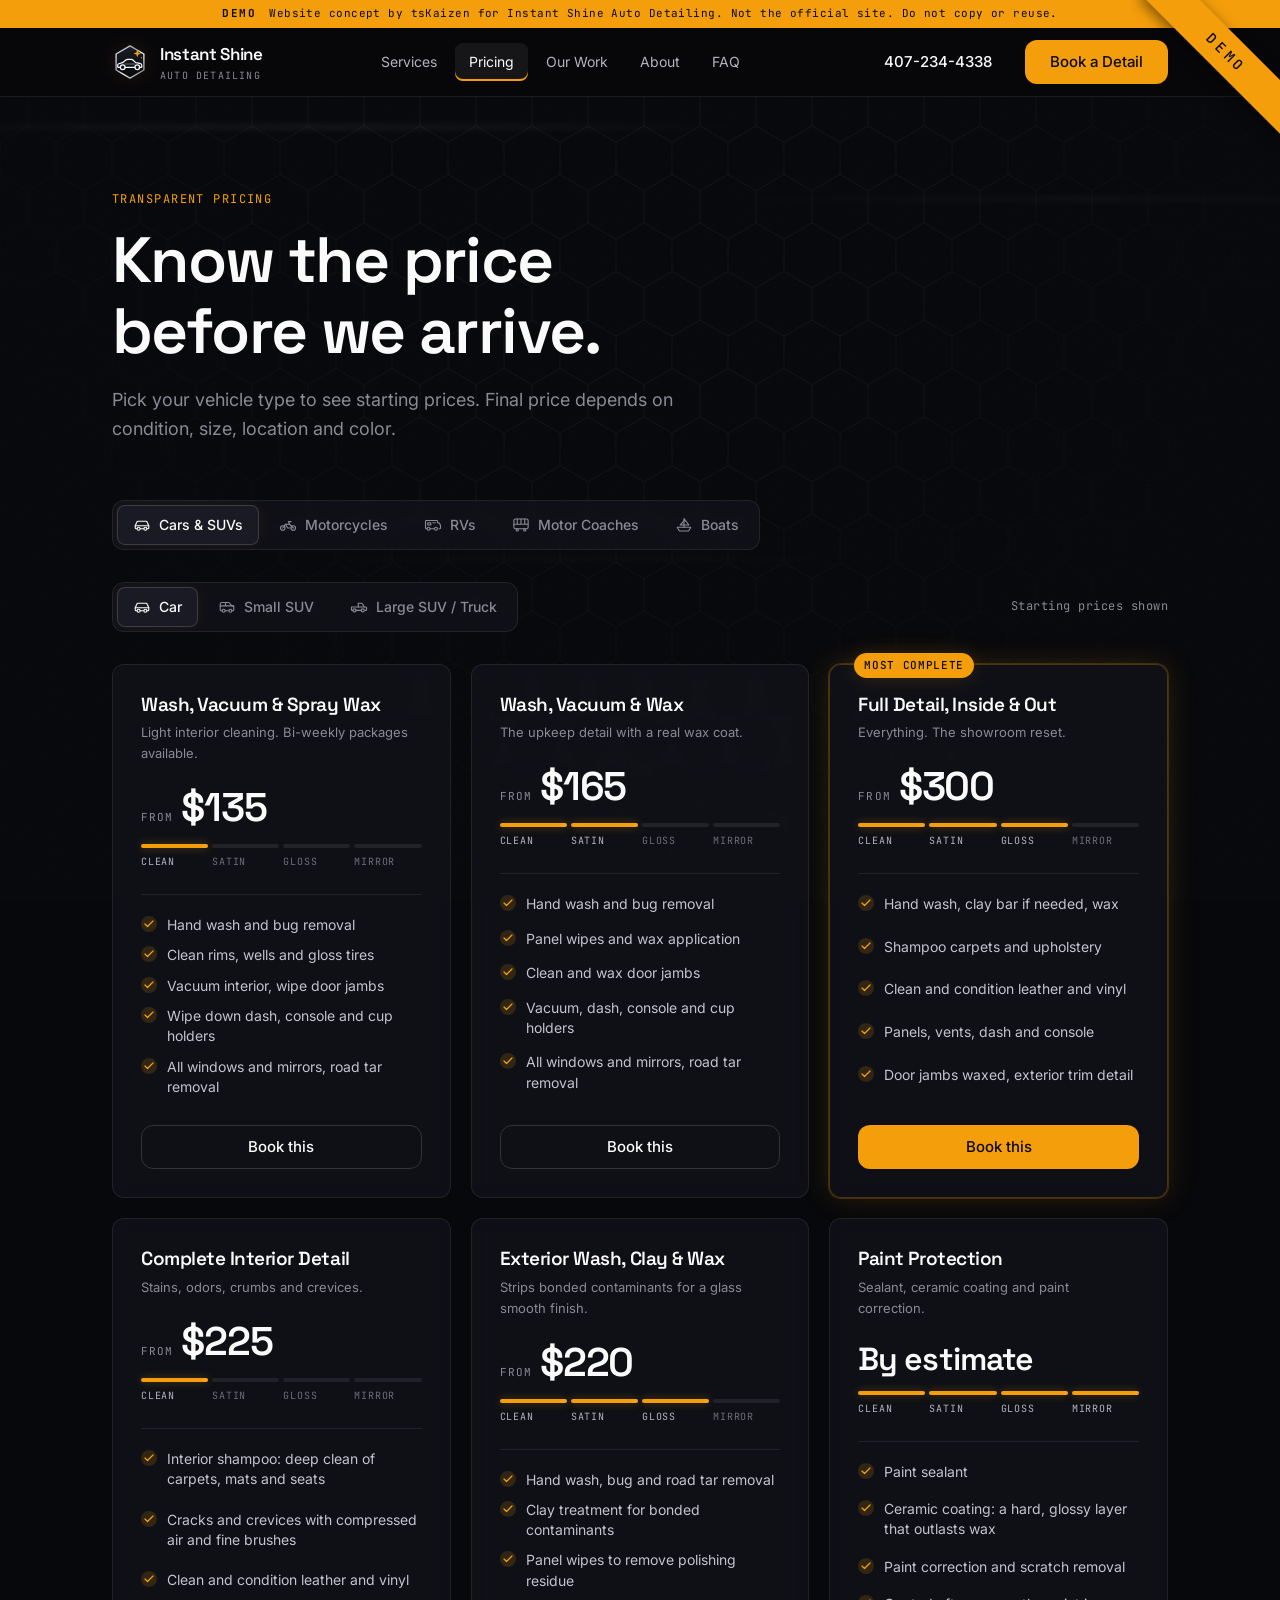
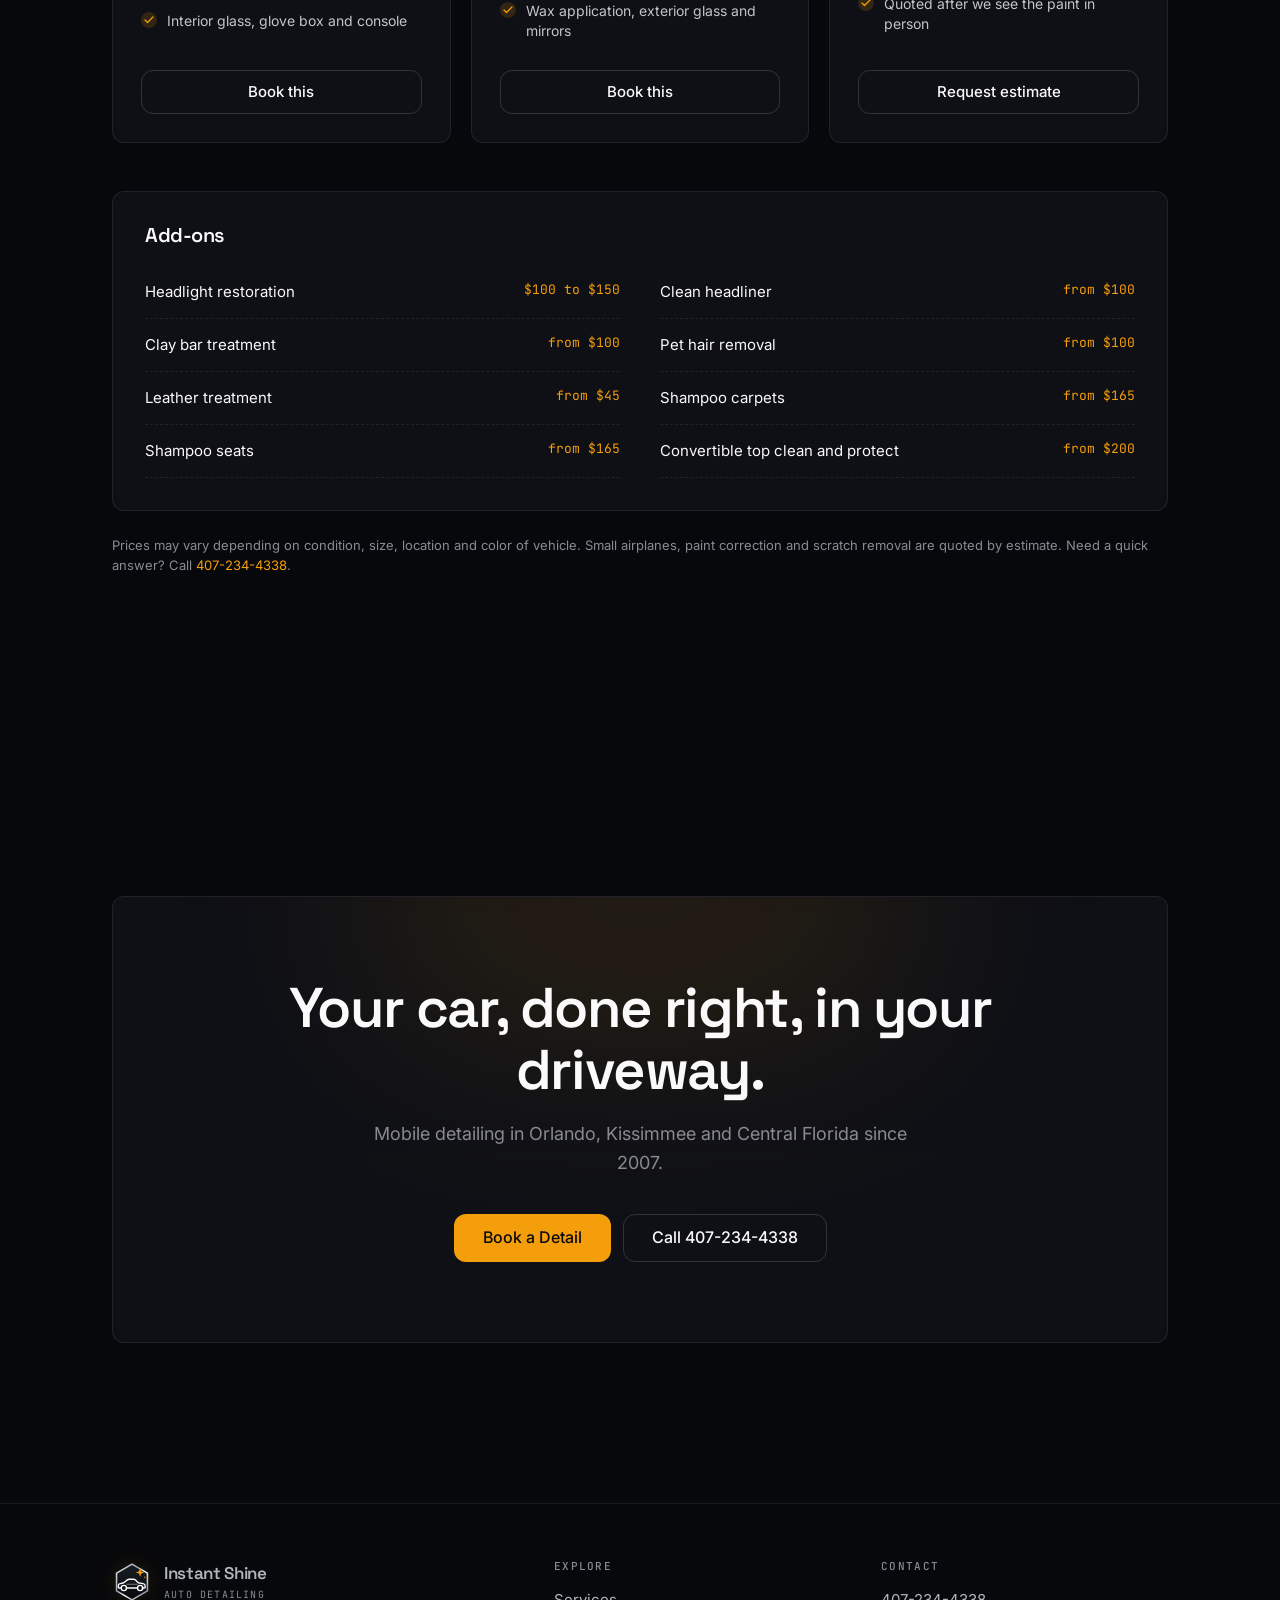
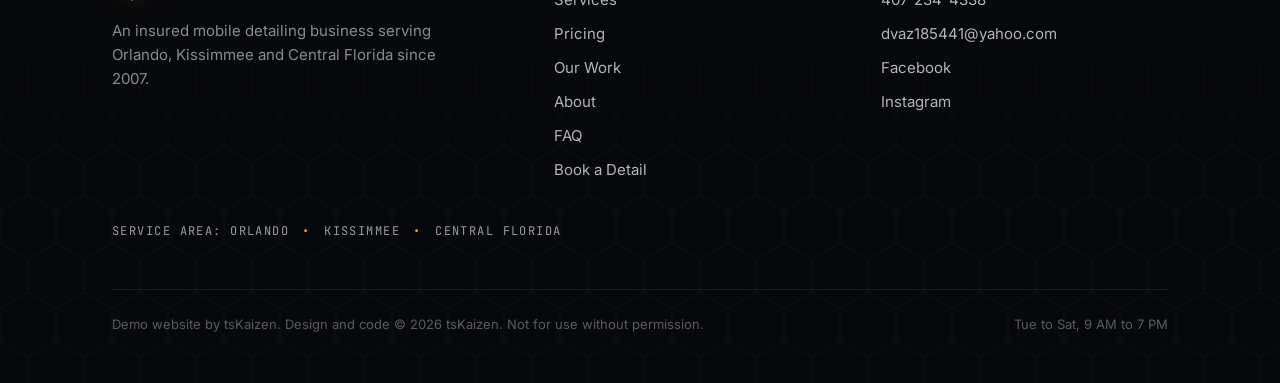
<file: pricing.html>
<!doctype html>
<html lang="en" class="no-js">
<head>
  <meta charset="utf-8">
  <meta name="viewport" content="width=device-width, initial-scale=1">
  <meta name="robots" content="noindex, nofollow">
  <title>Pricing | Instant Shine Auto Detailing</title>
  <meta name="description" content="Starting prices for mobile detailing of cars, SUVs, trucks, motorcycles, RVs, motor coaches and boats in Central Florida.">
  <meta name="theme-color" content="#07080B">
  <meta property="og:title" content="Instant Shine Auto Detailing">
  <meta property="og:description" content="Mobile detailing in Central Florida since 2007. We bring the detail center to you.">
  <meta property="og:type" content="website">
  <link rel="icon" type="image/svg+xml" href="brand/logo-mark.svg">
  <link rel="preconnect" href="https://fonts.googleapis.com">
  <link rel="preconnect" href="https://fonts.gstatic.com" crossorigin>
  <link href="https://fonts.googleapis.com/css2?family=Inter:wght@400;500;600&family=JetBrains+Mono:wght@400;500&family=Space+Grotesk:wght@400;500;600&display=swap" rel="stylesheet">
  <link rel="stylesheet" href="styles.css">
</head>
<body>
  <!-- Line icon sprite: 24px grid, 1.5px stroke, currentColor -->
  <svg width="0" height="0" style="position:absolute" aria-hidden="true" focusable="false">
    <symbol id="i-foam" viewBox="0 0 24 24"><path d="M7 11h6v8a2 2 0 0 1-2 2H9a2 2 0 0 1-2-2z"/><path d="M9 11V8h2v3"/><path d="M11 9h5l2-2"/><circle cx="20" cy="6" r="1"/><circle cx="19.5" cy="10" r="1.2"/><circle cx="21.5" cy="12.5" r=".8"/><circle cx="17.5" cy="13" r=".8"/></symbol>
    <symbol id="i-droplet" viewBox="0 0 24 24"><path d="M12 2.5c3 4 6 7.3 6 11a6 6 0 0 1-12 0c0-3.7 3-7 6-11z"/><path d="M9.5 14.5a2.5 2.5 0 0 0 2.5 2.5"/></symbol>
    <symbol id="i-clay" viewBox="0 0 24 24"><rect x="3" y="8" width="13" height="8" rx="3"/><path d="M6.5 11.5c1 .8 2 .8 3 0s2-.8 3 0"/><path d="M18.5 10h3M18.5 14h2M5 19.5h9"/></symbol>
    <symbol id="i-polisher" viewBox="0 0 24 24"><path d="M2.5 7h11a3 3 0 0 1 3 3v1.5h-11a3 3 0 0 1-3-3z"/><path d="M16.5 8.5h4"/><path d="M10 11.5v2.5"/><ellipse cx="10" cy="16.5" rx="7" ry="2.5"/></symbol>
    <symbol id="i-shield" viewBox="0 0 24 24"><path d="M12 3l7 3v5c0 4.5-3 8.3-7 10-4-1.7-7-5.5-7-10V6z"/><path d="m9 12 2 2 4-4"/></symbol>
    <symbol id="i-wheel" viewBox="0 0 24 24"><circle cx="12" cy="12" r="9"/><circle cx="12" cy="12" r="2.5"/><path d="M3.3 10.5h6.3M14.4 10.5h6.3M12 14.5V21"/></symbol>
    <symbol id="i-vacuum" viewBox="0 0 24 24"><path d="M3 20h8"/><path d="M7 20V9a4 4 0 0 1 4-4h1.5a4 4 0 0 1 4 4v1"/><rect x="13" y="10" width="8" height="10" rx="2"/><path d="M15.5 14h3"/></symbol>
    <symbol id="i-car" viewBox="0 0 24 24"><path d="M5.5 17H4a1 1 0 0 1-1-1v-3l2-4.7A2 2 0 0 1 6.8 7h10.4a2 2 0 0 1 1.8 1.3L21 13v3a1 1 0 0 1-1 1h-1.5"/><path d="M3 13h18"/><path d="M9.5 17h5"/><circle cx="7.5" cy="17" r="2"/><circle cx="16.5" cy="17" r="2"/></symbol>
    <symbol id="i-suv" viewBox="0 0 24 24"><path d="M5.5 17H4a1 1 0 0 1-1-1V8a2 2 0 0 1 2-2h9.5l4 4.5H20a1 1 0 0 1 1 1V16a1 1 0 0 1-1 1h-1.5"/><path d="M3 10.5h18M10 6v4.5"/><path d="M9.5 17h5"/><circle cx="7.5" cy="17" r="2"/><circle cx="16.5" cy="17" r="2"/></symbol>
    <symbol id="i-truck" viewBox="0 0 24 24"><path d="M4 16.5H3a1 1 0 0 1-1-1V12h9V7h5l3 5h2a1 1 0 0 1 1 1v2.5a1 1 0 0 1-1 1h-1"/><path d="M11 12h8"/><path d="M8 16.5h7"/><circle cx="6" cy="16.5" r="2"/><circle cx="17" cy="16.5" r="2"/></symbol>
    <symbol id="i-moto" viewBox="0 0 24 24"><circle cx="5" cy="16" r="3"/><circle cx="19" cy="16" r="3"/><path d="M5 16l3.5-5h5.5l5 5"/><path d="M14 11l-1.5-3.5H16"/><path d="M8.5 11l3 5H15"/></symbol>
    <symbol id="i-rv" viewBox="0 0 24 24"><path d="M4 17H3a1 1 0 0 1-1-1V7a1 1 0 0 1 1-1h14a1 1 0 0 1 1 1v2h2l2 3.5V16a1 1 0 0 1-1 1h-1"/><path d="M5 9h4v3H5zM12 9h3"/><path d="M8 17h6"/><circle cx="6" cy="17" r="2"/><circle cx="16" cy="17" r="2"/></symbol>
    <symbol id="i-coach" viewBox="0 0 24 24"><rect x="2.5" y="4" width="19" height="13" rx="2"/><path d="M2.5 11h19M7 4v7M12 4v7M17 4v7"/><circle cx="7" cy="18.5" r="1.5"/><circle cx="17" cy="18.5" r="1.5"/></symbol>
    <symbol id="i-boat" viewBox="0 0 24 24"><path d="M3 15h18l-2.4 4.4a1 1 0 0 1-.9.6H6.3a1 1 0 0 1-.9-.6z"/><path d="M12 15V3.5l6.5 8.5H12"/><path d="M12 6.5 7 12h5"/></symbol>
    <symbol id="i-plane" viewBox="0 0 24 24"><path d="M21 15.5 13.5 11V5.5a1.5 1.5 0 0 0-3 0V11L3 15.5V17l7.5-2.5V19L8 20.5V22l4-1 4 1v-1.5L13.5 19v-4.5L21 17z"/></symbol>
  </svg>

  <div class="atmosphere" aria-hidden="true">
    <div class="lightbar lightbar--a"></div>
    <div class="lightbar lightbar--b"></div>
    <div class="lightbar lightbar--c"></div>
    <div class="noise"></div>
  </div>

  <div class="demo-ribbon" aria-hidden="true"><span>Demo</span></div>

  <a href="#main" class="skip-link">Skip to content</a>

  <!-- Header -->
  <header class="site-header">
    <div class="demo-bar" role="note"><strong>Demo</strong> Website concept by tsKaizen<span class="demo-long"> for Instant Shine Auto Detailing</span>. Not the official site. Do not copy or reuse.</div>
    <div class="container nav">
      <a href="index.html" class="brand" aria-label="Instant Shine Auto Detailing, home">
        <svg class="logo-mark" width="36" height="36" viewBox="0 0 64 64" aria-hidden="true"><defs><linearGradient id="hdr-chrome" x1="0" y1="0" x2="1" y2="1"><stop offset="0" stop-color="#E8ECF2"/><stop offset=".4" stop-color="#9AA3AF"/><stop offset=".55" stop-color="#F5F7FA"/><stop offset="1" stop-color="#6B7280"/></linearGradient><linearGradient id="hdr-paint" x1="0" y1="0" x2="0" y2="1"><stop offset="0" stop-color="#1A1D25"/><stop offset="1" stop-color="#07080B"/></linearGradient></defs><path d="M32 3.5 56.7 17.75v28.5L32 60.5 7.3 46.25v-28.5z" fill="url(#hdr-paint)" stroke="url(#hdr-chrome)" stroke-width="2.5" stroke-linejoin="round"/> <path d="M14.8 41.5h-3.6c-.6 0-1-.4-1-1v-3.1c0-1.1.7-2 1.8-2.3l6.8-1.9 5.8-4.6c.9-.7 2-1.1 3.2-1.1h6.6c1.2 0 2.4.5 3.2 1.3l4.5 4.4 7.6 1.4c1.9.4 3.3 2 3.3 3.9v2c0 .6-.4 1-1 1h-3.7M23.2 41.5h17.6" fill="none" stroke="#FAFAFA" stroke-width="2.2" stroke-linecap="round" stroke-linejoin="round"/> <circle cx="19" cy="41.5" r="4.2" fill="none" stroke="#FAFAFA" stroke-width="2.2"/> <circle cx="45" cy="41.5" r="4.2" fill="none" stroke="#FAFAFA" stroke-width="2.2"/> <path d="M23.5 35.6h17" stroke="#9AA3AF" stroke-width="1.3" stroke-linecap="round" opacity=".85"/> <path d="M45 10l1.8 5 5 1.8-5 1.8-1.8 5-1.8-5-5-1.8 5-1.8z" fill="#F59E0B"/> <circle cx="52.5" cy="24.5" r="1.3" fill="#F59E0B" opacity=".75"/></svg>
        <span>Instant Shine<small>Auto Detailing</small></span>
      </a>
      <nav class="nav-links" aria-label="Primary">
        <a href="services.html">Services</a>
        <a href="pricing.html" aria-current="page">Pricing</a>
        <a href="work.html">Our Work</a>
        <a href="about.html">About</a>
        <a href="faq.html">FAQ</a>
      </nav>
      <div class="nav-cta">
        <a class="btn btn--ghost" href="tel:4072344338">407-234-4338</a>
        <a class="btn btn--primary" href="book.html">Book a Detail</a>
      </div>
      <button class="nav-toggle" aria-expanded="false" aria-controls="mobile-menu" aria-label="Open menu">
        <svg width="20" height="20" viewBox="0 0 24 24" fill="none" stroke="currentColor" stroke-width="1.5" aria-hidden="true"><path d="M4 7h16M4 12h16M4 17h16"/></svg>
      </button>
    </div>
    <div class="mobile-menu" id="mobile-menu">
      <div>
        <nav aria-label="Mobile">
          <a href="services.html">Services</a>
          <a href="pricing.html" aria-current="page">Pricing</a>
          <a href="work.html">Our Work</a>
          <a href="about.html">About</a>
          <a href="faq.html">FAQ</a>
          <a class="btn btn--primary btn--lg" href="book.html">Book a Detail</a>
        </nav>
      </div>
    </div>
  </header>

  <main id="main">
    <section class="section page-top" id="pricing">
      <div class="hexgrid" aria-hidden="true"></div>
      <div class="container">
        <div class="section-head reveal">
          <span class="eyebrow">Transparent pricing</span>
          <h1>Know the price before we arrive.</h1>
          <p>Pick your vehicle type to see starting prices. Final price depends on condition, size, location and color.</p>
        </div>

        <div class="toolbar reveal">
          <div class="segmented segmented--icons" role="tablist" aria-label="Vehicle category" data-tabs>
            <button role="tab" aria-selected="true" aria-controls="panel-auto" id="tab-auto"><svg class="ico" aria-hidden="true"><use href="#i-car"/></svg>Cars &amp; SUVs</button>
            <button role="tab" aria-selected="false" aria-controls="panel-moto" id="tab-moto" tabindex="-1"><svg class="ico" aria-hidden="true"><use href="#i-moto"/></svg>Motorcycles</button>
            <button role="tab" aria-selected="false" aria-controls="panel-rv" id="tab-rv" tabindex="-1"><svg class="ico" aria-hidden="true"><use href="#i-rv"/></svg>RVs</button>
            <button role="tab" aria-selected="false" aria-controls="panel-coach" id="tab-coach" tabindex="-1"><svg class="ico" aria-hidden="true"><use href="#i-coach"/></svg>Motor Coaches</button>
            <button role="tab" aria-selected="false" aria-controls="panel-boat" id="tab-boat" tabindex="-1"><svg class="ico" aria-hidden="true"><use href="#i-boat"/></svg>Boats</button>
          </div>
        </div>

        <!-- Cars & SUVs -->
        <div class="tab-panel" id="panel-auto" role="tabpanel" aria-labelledby="tab-auto">
          <div class="toolbar">
            <div class="segmented segmented--icons" data-size-switch aria-label="Vehicle size">
              <button type="button" data-index="0" aria-pressed="true"><svg class="ico" aria-hidden="true"><use href="#i-car"/></svg>Car</button>
              <button type="button" data-index="1" aria-pressed="false"><svg class="ico" aria-hidden="true"><use href="#i-suv"/></svg>Small SUV</button>
              <button type="button" data-index="2" aria-pressed="false"><svg class="ico" aria-hidden="true"><use href="#i-truck"/></svg>Large SUV / Truck</button>
            </div>
            <span class="size-note">Starting prices shown</span>
          </div>

          <div class="price-grid">
            <article class="card card--interactive price-card">
              <h3>Wash, Vacuum &amp; Spray Wax</h3>
              <p class="sub">Light interior cleaning. Bi-weekly packages available.</p>
              <div class="price"><span class="from">From</span><span class="amount" data-prices="$135|$165|$175">$135</span></div>
              <div class="finish" data-level="1"></div>
              <ul class="checklist">
                <li>Hand wash and bug removal</li>
                <li>Clean rims, wells and gloss tires</li>
                <li>Vacuum interior, wipe door jambs</li>
                <li>Wipe down dash, console and cup holders</li>
                <li>All windows and mirrors, road tar removal</li>
              </ul>
              <a class="btn btn--outline" href="book.html?service=Wash%2C%20Vacuum%20%26%20Spray%20Wax" data-book="Wash, Vacuum & Spray Wax">Book this</a>
            </article>

            <article class="card card--interactive price-card">
              <h3>Wash, Vacuum &amp; Wax</h3>
              <p class="sub">The upkeep detail with a real wax coat.</p>
              <div class="price"><span class="from">From</span><span class="amount" data-prices="$165|$185|$195">$165</span></div>
              <div class="finish" data-level="2"></div>
              <ul class="checklist">
                <li>Hand wash and bug removal</li>
                <li>Panel wipes and wax application</li>
                <li>Clean and wax door jambs</li>
                <li>Vacuum, dash, console and cup holders</li>
                <li>All windows and mirrors, road tar removal</li>
              </ul>
              <a class="btn btn--outline" href="book.html?service=Wash%2C%20Vacuum%20%26%20Wax" data-book="Wash, Vacuum & Wax">Book this</a>
            </article>

            <article class="card card--interactive card--highlight price-card">
              <span class="tag">Most complete</span>
              <h3>Full Detail, Inside &amp; Out</h3>
              <p class="sub">Everything. The showroom reset.</p>
              <div class="price"><span class="from">From</span><span class="amount" data-prices="$300|$365|$400">$300</span></div>
              <div class="finish" data-level="3"></div>
              <ul class="checklist">
                <li>Hand wash, clay bar if needed, wax</li>
                <li>Shampoo carpets and upholstery</li>
                <li>Clean and condition leather and vinyl</li>
                <li>Panels, vents, dash and console</li>
                <li>Door jambs waxed, exterior trim detail</li>
              </ul>
              <a class="btn btn--primary" href="book.html?service=Full%20Detail%2C%20Inside%20%26%20Out" data-book="Full Detail, Inside & Out">Book this</a>
            </article>

            <article class="card card--interactive price-card">
              <h3>Complete Interior Detail</h3>
              <p class="sub">Stains, odors, crumbs and crevices.</p>
              <div class="price"><span class="from">From</span><span class="amount" data-prices="$225|$275|$300">$225</span></div>
              <div class="finish" data-level="1"></div>
              <ul class="checklist">
                <li>Interior shampoo: deep clean of carpets, mats and seats</li>
                <li>Cracks and crevices with compressed air and fine brushes</li>
                <li>Clean and condition leather and vinyl</li>
                <li>Interior glass, glove box and console</li>
              </ul>
              <a class="btn btn--outline" href="book.html?service=Complete%20Interior%20Detail" data-book="Complete Interior Detail">Book this</a>
            </article>

            <article class="card card--interactive price-card">
              <h3>Exterior Wash, Clay &amp; Wax</h3>
              <p class="sub">Strips bonded contaminants for a glass smooth finish.</p>
              <div class="price"><span class="from">From</span><span class="amount" data-prices="$220|$235|$250">$220</span></div>
              <div class="finish" data-level="3"></div>
              <ul class="checklist">
                <li>Hand wash, bug and road tar removal</li>
                <li>Clay treatment for bonded contaminants</li>
                <li>Panel wipes to remove polishing residue</li>
                <li>Wax application, exterior glass and mirrors</li>
              </ul>
              <a class="btn btn--outline" href="book.html?service=Exterior%20Wash%2C%20Clay%20%26%20Wax" data-book="Exterior Wash, Clay & Wax">Book this</a>
            </article>

            <article class="card card--interactive price-card">
              <h3>Paint Protection</h3>
              <p class="sub">Sealant, ceramic coating and paint correction.</p>
              <div class="price"><span class="amount" style="font-size:2rem">By estimate</span></div>
              <div class="finish" data-level="4"></div>
              <ul class="checklist">
                <li>Paint sealant</li>
                <li>Ceramic coating: a hard, glossy layer that outlasts wax</li>
                <li>Paint correction and scratch removal</li>
                <li>Quoted after we see the paint in person</li>
              </ul>
              <a class="btn btn--outline" href="book.html?service=Paint%20Protection%20/%20Ceramic%20%28estimate%29" data-book="Paint Protection / Ceramic (estimate)">Request estimate</a>
            </article>
          </div>

          <div class="card addons">
            <h3>Add-ons</h3>
            <div class="addon-list">
              <div class="addon-row"><span>Headlight restoration</span><span>$100 to $150</span></div>
              <div class="addon-row"><span>Clean headliner</span><span>from $100</span></div>
              <div class="addon-row"><span>Clay bar treatment</span><span>from $100</span></div>
              <div class="addon-row"><span>Pet hair removal</span><span>from $100</span></div>
              <div class="addon-row"><span>Leather treatment</span><span>from $45</span></div>
              <div class="addon-row"><span>Shampoo carpets</span><span>from $165</span></div>
              <div class="addon-row"><span>Shampoo seats</span><span>from $165</span></div>
              <div class="addon-row"><span>Convertible top clean and protect</span><span>from $200</span></div>
            </div>
          </div>
        </div>

        <!-- Motorcycles -->
        <div class="tab-panel" id="panel-moto" role="tabpanel" aria-labelledby="tab-moto" hidden>
          <div class="price-grid">
            <article class="card card--interactive price-card">
              <h3>Motorcycle Detail</h3>
              <div class="price"><span class="from">From</span><span class="amount">$200</span></div>
              <div class="finish" data-level="2"></div>
              <ul class="checklist"><li>Wash and glass clean</li><li>Condition leather and vinyl</li><li>Apply wax</li><li>Degrease rims, clean tires</li></ul>
              <a class="btn btn--outline" href="book.html?service=Motorcycle%20Detail" data-book="Motorcycle Detail">Book this</a>
            </article>
            <article class="card card--interactive card--highlight price-card">
              <span class="tag">Show ready</span>
              <h3>Motorcycle Supreme Detail</h3>
              <div class="price"><span class="from">From</span><span class="amount">$400</span></div>
              <div class="finish" data-level="4"></div>
              <ul class="checklist"><li>Everything in the standard detail</li><li>Buff for oxidation removal</li><li>Wax and full rim degrease</li></ul>
              <a class="btn btn--primary" href="book.html?service=Motorcycle%20Supreme%20Detail" data-book="Motorcycle Supreme Detail">Book this</a>
            </article>
            <article class="card card--interactive price-card">
              <h3>Optional Extras</h3>
              <div class="price"><span class="from">From</span><span class="amount">$100</span><span class="unit">each</span></div>
              <div class="finish" data-level="3"></div>
              <ul class="checklist"><li>Polish aluminum wheels</li></ul>
              <a class="btn btn--outline" href="book.html?service=Motorcycle%20Detail" data-book="Motorcycle Detail">Ask about extras</a>
            </article>
          </div>
        </div>

        <!-- RV -->
        <div class="tab-panel" id="panel-rv" role="tabpanel" aria-labelledby="tab-rv" hidden>
          <div class="price-grid">
            <article class="card card--interactive price-card">
              <h3>Exterior Wash</h3>
              <div class="price"><span class="from">From</span><span class="amount">$7</span><span class="unit">/ linear ft</span></div>
              <div class="finish" data-level="1"></div>
              <ul class="checklist"><li>Spot free wash</li><li>Rims, wells and gloss tires</li><li>Outside windows and mirrors</li><li>Bug removal</li></ul>
              <a class="btn btn--outline" href="book.html?service=RV%20/%20Motor%20Home" data-book="RV / Motor Home">Book this</a>
            </article>
            <article class="card card--interactive price-card">
              <h3>Exterior Wash &amp; Wax</h3>
              <div class="price"><span class="from">From</span><span class="amount">$15</span><span class="unit">/ linear ft</span></div>
              <div class="finish" data-level="2"></div>
              <ul class="checklist"><li>Everything in the exterior wash</li><li>High quality wax</li></ul>
              <a class="btn btn--outline" href="book.html?service=RV%20/%20Motor%20Home" data-book="RV / Motor Home">Book this</a>
            </article>
            <article class="card card--interactive card--highlight price-card">
              <span class="tag">Restores shine</span>
              <h3>Wash, Cut, Polish &amp; Sealant</h3>
              <div class="price"><span class="from">From</span><span class="amount">$35</span><span class="unit">/ linear ft</span></div>
              <div class="finish" data-level="4"></div>
              <ul class="checklist"><li>Oxidation removal</li><li>Compound and buff to restore shine</li><li>Paint sealant application</li><li>Wheel polishing from $100 each</li></ul>
              <a class="btn btn--primary" href="book.html?service=RV%20/%20Motor%20Home" data-book="RV / Motor Home">Book this</a>
            </article>
          </div>
        </div>

        <!-- Motorcoach -->
        <div class="tab-panel" id="panel-coach" role="tabpanel" aria-labelledby="tab-coach" hidden>
          <div class="price-grid">
            <article class="card card--interactive price-card">
              <h3>Exterior Wash</h3>
              <div class="price"><span class="from">From</span><span class="amount">$7</span><span class="unit">/ linear ft</span></div>
              <div class="finish" data-level="1"></div>
              <ul class="checklist"><li>Spot free wash</li><li>Rims, wells and gloss tires</li><li>Outside windows, mirrors, bug removal</li></ul>
              <a class="btn btn--outline" href="book.html?service=Motor%20Coach" data-book="Motor Coach">Book this</a>
            </article>
            <article class="card card--interactive price-card">
              <h3>Hydro Protection SiO2</h3>
              <div class="price"><span class="amount">$12</span><span class="unit">/ linear ft</span></div>
              <div class="finish" data-level="2"></div>
              <ul class="checklist"><li>Hand wash</li><li>Hydro 2 SiO2 protection</li><li>Bug and tar removal, rim brightener</li><li>Exterior windows, tire shine</li></ul>
              <a class="btn btn--outline" href="book.html?service=Motor%20Coach" data-book="Motor Coach">Book this</a>
            </article>
            <article class="card card--interactive price-card">
              <h3>Wash &amp; 1 Step Wax</h3>
              <div class="price"><span class="from">From</span><span class="amount">$22</span><span class="unit">/ linear ft</span></div>
              <div class="finish" data-level="3"></div>
              <ul class="checklist"><li>Spot free wash</li><li>1 step wax application</li><li>Bug and tar removal</li></ul>
              <a class="btn btn--outline" href="book.html?service=Motor%20Coach" data-book="Motor Coach">Book this</a>
            </article>
            <article class="card card--interactive card--highlight price-card">
              <span class="tag">Restores shine</span>
              <h3>Wash, Cut, Polish &amp; Sealant</h3>
              <div class="price"><span class="from">From</span><span class="amount">$35</span><span class="unit">/ linear ft</span></div>
              <div class="finish" data-level="4"></div>
              <ul class="checklist"><li>Oxidation removal</li><li>Compound and buff</li><li>Paint sealant application</li><li>Wheel polishing from $100 each</li></ul>
              <a class="btn btn--primary" href="book.html?service=Motor%20Coach" data-book="Motor Coach">Book this</a>
            </article>
          </div>
        </div>

        <!-- Boat -->
        <div class="tab-panel" id="panel-boat" role="tabpanel" aria-labelledby="tab-boat" hidden>
          <div class="price-grid">
            <article class="card card--interactive price-card">
              <h3>Wash &amp; Wax</h3>
              <div class="price"><span class="from">From</span><span class="amount">$15</span><span class="unit">/ linear ft</span></div>
              <div class="finish" data-level="2"></div>
              <ul class="checklist"><li>Spot free wash and dry</li><li>Clean outside windows</li><li>High quality cream wax</li></ul>
              <a class="btn btn--outline" href="book.html?service=Boat" data-book="Boat">Book this</a>
            </article>
            <article class="card card--interactive price-card">
              <h3>Wash, Wax &amp; Full Interior</h3>
              <div class="price"><span class="from">From</span><span class="amount">$26</span><span class="unit">/ linear ft</span></div>
              <div class="finish" data-level="2"></div>
              <ul class="checklist"><li>Vacuum and inside windows</li><li>Shampoo carpets and seats</li><li>Cup holders, tables, cubbies</li><li>Condition leather, vinyl and plastic</li></ul>
              <a class="btn btn--outline" href="book.html?service=Boat" data-book="Boat">Book this</a>
            </article>
            <article class="card card--interactive card--highlight price-card">
              <span class="tag">Restores shine</span>
              <h3>Wash, Wax, Cut &amp; Buff</h3>
              <div class="price"><span class="from">From</span><span class="amount">$35</span><span class="unit">/ linear ft</span></div>
              <div class="finish" data-level="4"></div>
              <ul class="checklist"><li>Oxidation removal</li><li>Compound and buff</li><li>High quality cream wax</li></ul>
              <a class="btn btn--primary" href="book.html?service=Boat" data-book="Boat">Book this</a>
            </article>
          </div>
        </div>

        <p class="fineprint">Prices may vary depending on condition, size, location and color of vehicle. Small airplanes, paint correction and scratch removal are quoted by estimate. Need a quick answer? Call <a class="text-accent" href="tel:4072344338">407-234-4338</a>.</p>
      </div>
    </section>
    <section class="section">
      <div class="container">
        <div class="card cta-band reveal">
          <h2>Your car, done right, in your driveway.</h2>
          <p>Mobile detailing in Orlando, Kissimmee and Central Florida since 2007.</p>
          <div class="hero-actions">
            <a class="btn btn--primary btn--lg" href="book.html">Book a Detail</a>
            <a class="btn btn--outline btn--lg" href="tel:4072344338">Call 407-234-4338</a>
          </div>
        </div>
      </div>
    </section>
  </main>

  <footer class="site-footer">
    <div class="container">
      <div class="footer-grid">
        <div>
          <a href="index.html" class="brand">
            <svg class="logo-mark" width="36" height="36" viewBox="0 0 64 64" aria-hidden="true"><defs><linearGradient id="ftr-chrome" x1="0" y1="0" x2="1" y2="1"><stop offset="0" stop-color="#E8ECF2"/><stop offset=".4" stop-color="#9AA3AF"/><stop offset=".55" stop-color="#F5F7FA"/><stop offset="1" stop-color="#6B7280"/></linearGradient><linearGradient id="ftr-paint" x1="0" y1="0" x2="0" y2="1"><stop offset="0" stop-color="#1A1D25"/><stop offset="1" stop-color="#07080B"/></linearGradient></defs><path d="M32 3.5 56.7 17.75v28.5L32 60.5 7.3 46.25v-28.5z" fill="url(#ftr-paint)" stroke="url(#ftr-chrome)" stroke-width="2.5" stroke-linejoin="round"/> <path d="M14.8 41.5h-3.6c-.6 0-1-.4-1-1v-3.1c0-1.1.7-2 1.8-2.3l6.8-1.9 5.8-4.6c.9-.7 2-1.1 3.2-1.1h6.6c1.2 0 2.4.5 3.2 1.3l4.5 4.4 7.6 1.4c1.9.4 3.3 2 3.3 3.9v2c0 .6-.4 1-1 1h-3.7M23.2 41.5h17.6" fill="none" stroke="#FAFAFA" stroke-width="2.2" stroke-linecap="round" stroke-linejoin="round"/> <circle cx="19" cy="41.5" r="4.2" fill="none" stroke="#FAFAFA" stroke-width="2.2"/> <circle cx="45" cy="41.5" r="4.2" fill="none" stroke="#FAFAFA" stroke-width="2.2"/> <path d="M23.5 35.6h17" stroke="#9AA3AF" stroke-width="1.3" stroke-linecap="round" opacity=".85"/> <path d="M45 10l1.8 5 5 1.8-5 1.8-1.8 5-1.8-5-5-1.8 5-1.8z" fill="#F59E0B"/> <circle cx="52.5" cy="24.5" r="1.3" fill="#F59E0B" opacity=".75"/></svg>
        <span>Instant Shine<small>Auto Detailing</small></span>
          </a>
          <p>An insured mobile detailing business serving Orlando, Kissimmee and Central Florida since 2007.</p>
        </div>
        <div>
          <h4>Explore</h4>
          <ul>
            <li><a href="services.html">Services</a></li>
            <li><a href="pricing.html">Pricing</a></li>
            <li><a href="work.html">Our Work</a></li>
            <li><a href="about.html">About</a></li>
            <li><a href="faq.html">FAQ</a></li>
            <li><a href="book.html">Book a Detail</a></li>
          </ul>
        </div>
        <div>
          <h4>Contact</h4>
          <ul>
            <li><a href="tel:4072344338">407-234-4338</a></li>
            <li><a href="mailto:dvaz185441@yahoo.com">dvaz185441@yahoo.com</a></li>
            <li><a href="https://facebook.com/InstantShineAutodetailing/" target="_blank" rel="noopener">Facebook</a></li>
            <li><a href="https://instagram.com/instantshineautodetailing/" target="_blank" rel="noopener">Instagram</a></li>
          </ul>
        </div>
      </div>
      <p class="service-area">Service area: Orlando <span aria-hidden="true">•</span> Kissimmee <span aria-hidden="true">•</span> Central Florida</p>
      <div class="footer-bottom">
        <span>Demo website by tsKaizen. Design and code © <span id="year">2026</span> tsKaizen. Not for use without permission.</span>
        <span>Tue to Sat, 9 AM to 7 PM</span>
      </div>
    </div>
  </footer>

  <!-- Mobile action bar -->
  <div class="mobile-bar">
    <a class="btn btn--outline" href="tel:4072344338">Call</a>
    <a class="btn btn--primary" href="book.html">Book a Detail</a>
  </div>

  <script src="script.js"></script>
</body>
</html>
</file>
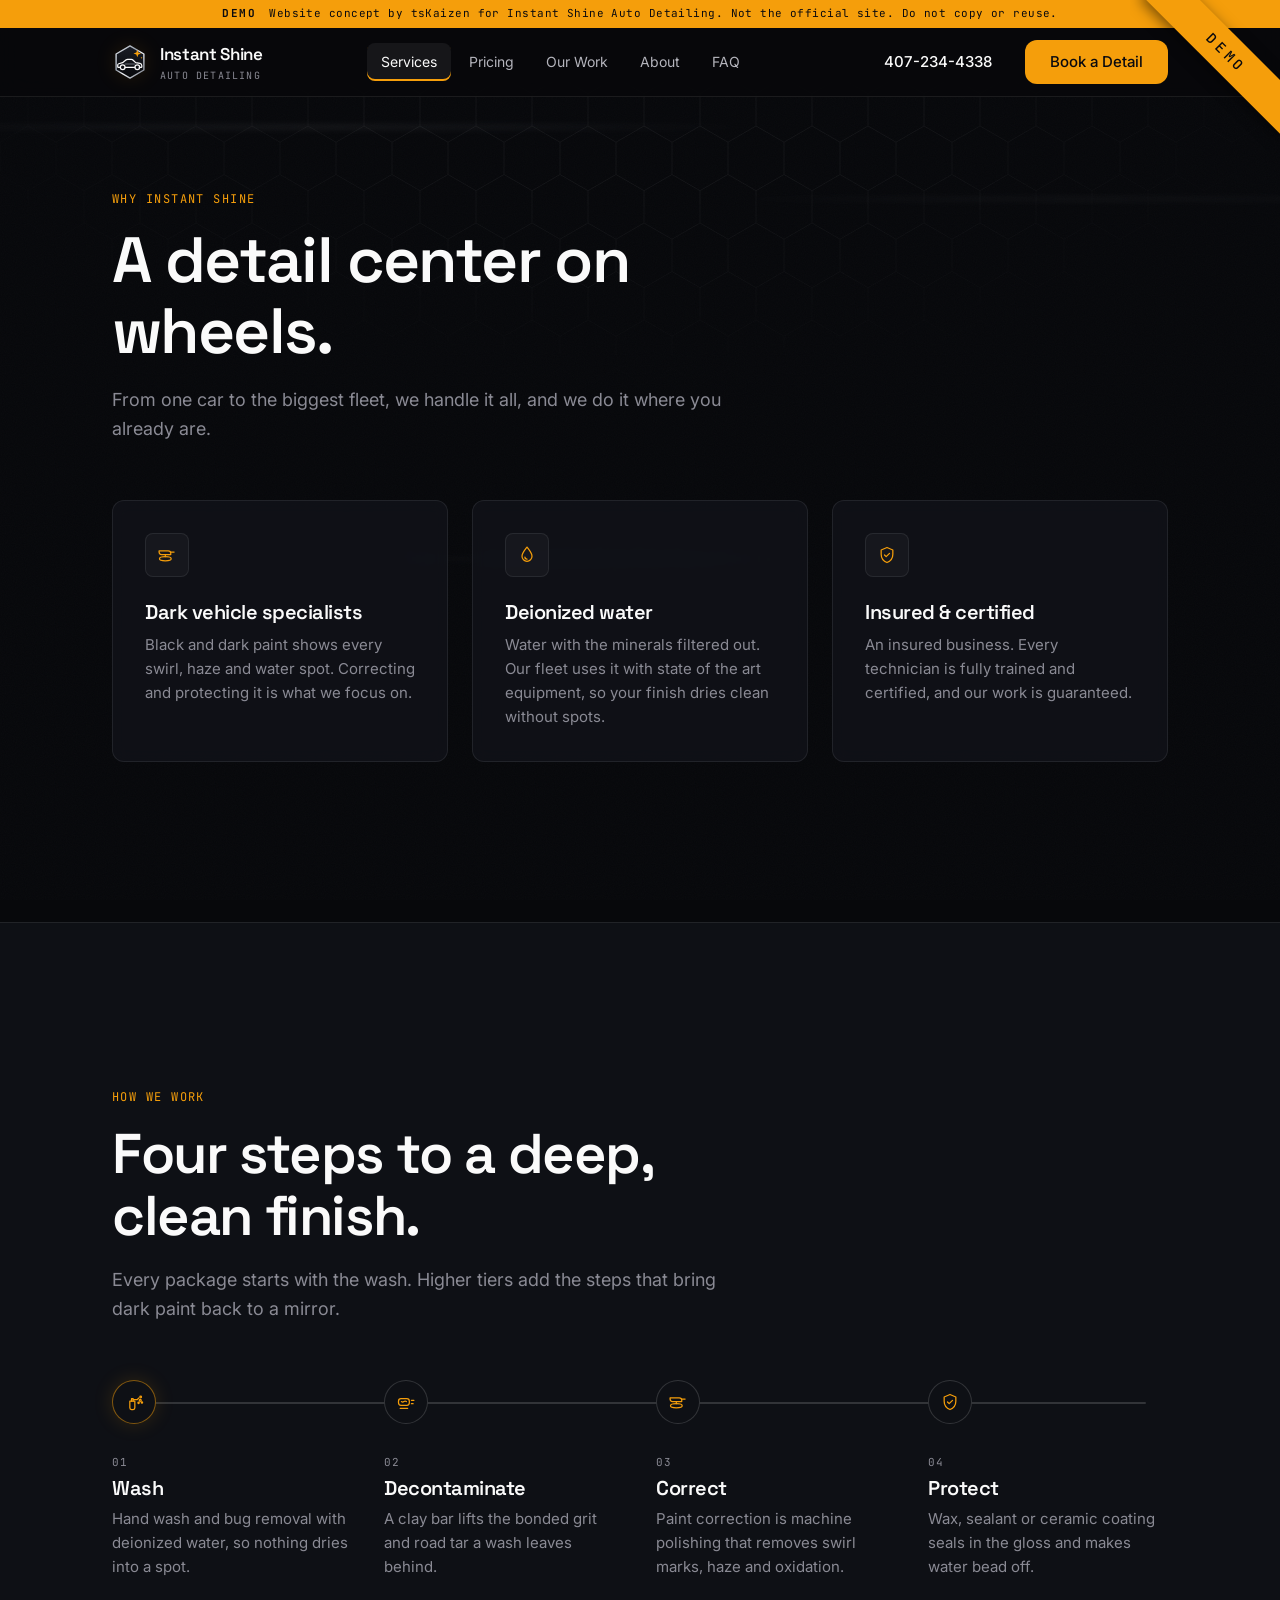
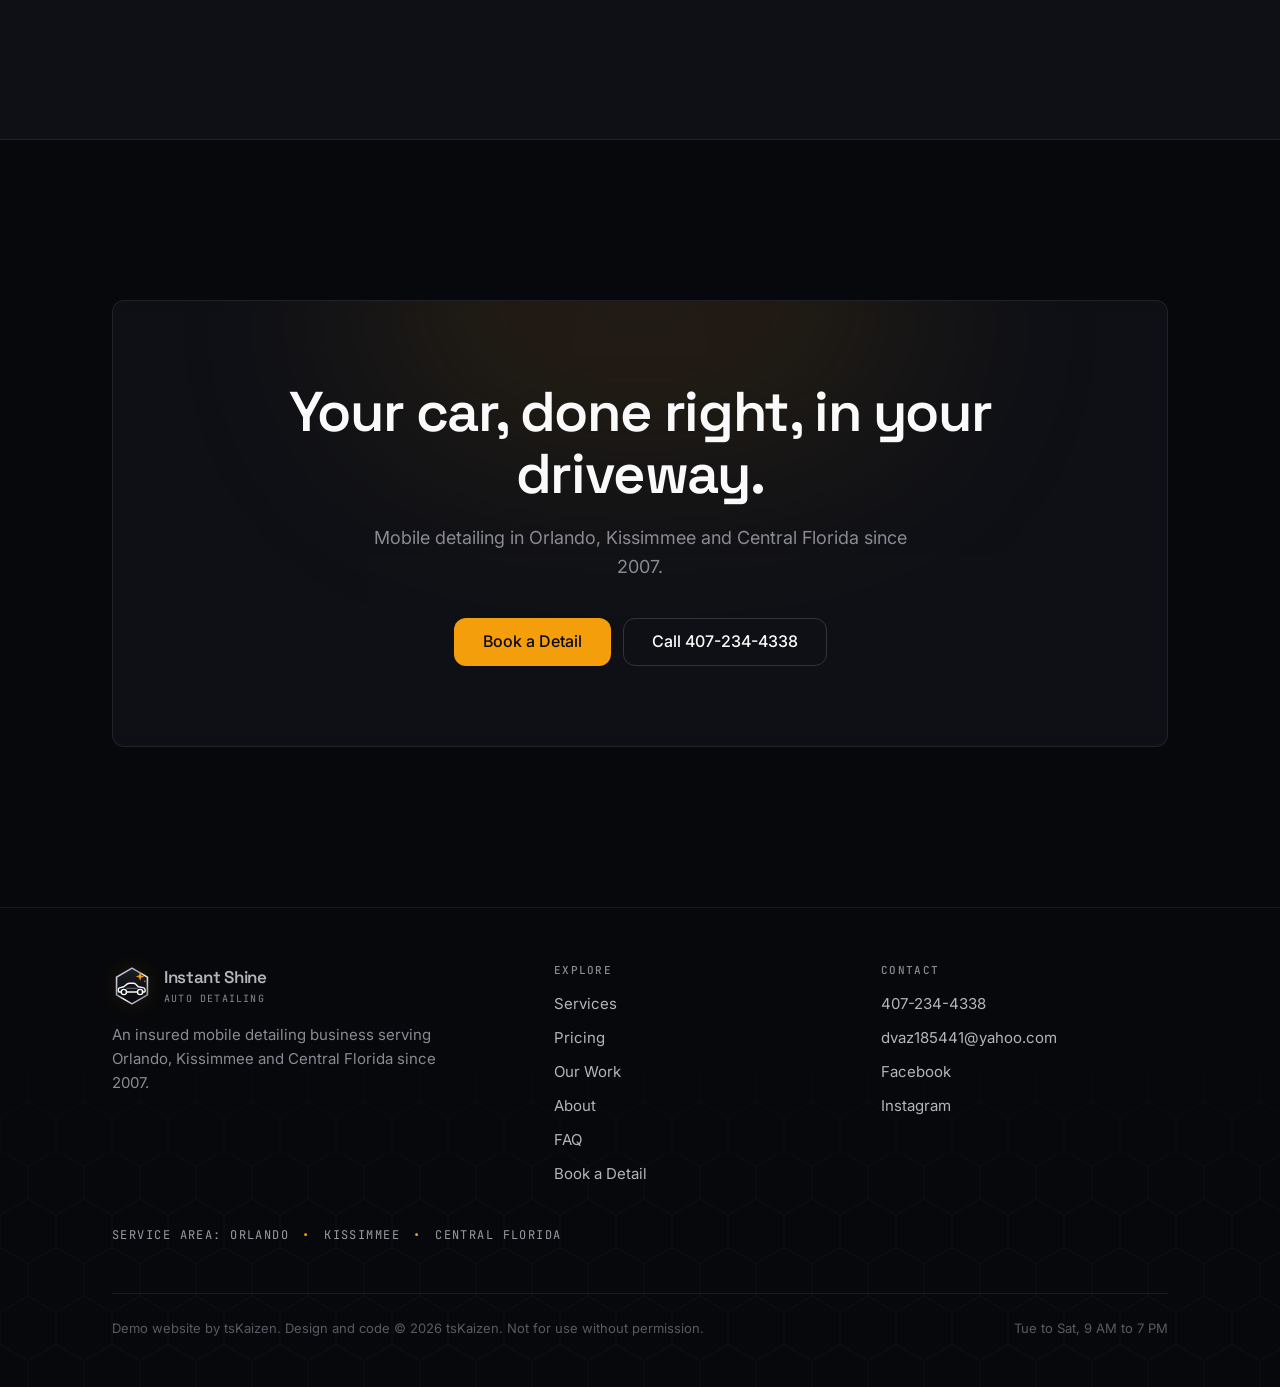
<file: services.html>
<!doctype html>
<html lang="en" class="no-js">
<head>
  <meta charset="utf-8">
  <meta name="viewport" content="width=device-width, initial-scale=1">
  <meta name="robots" content="noindex, nofollow">
  <title>Services | Instant Shine Auto Detailing</title>
  <meta name="description" content="Mobile detailing services in Orlando and Central Florida: hand wash, clay bar decon, paint correction, wax, sealant and ceramic coating.">
  <meta name="theme-color" content="#07080B">
  <meta property="og:title" content="Instant Shine Auto Detailing">
  <meta property="og:description" content="Mobile detailing in Central Florida since 2007. We bring the detail center to you.">
  <meta property="og:type" content="website">
  <link rel="icon" type="image/svg+xml" href="brand/logo-mark.svg">
  <link rel="preconnect" href="https://fonts.googleapis.com">
  <link rel="preconnect" href="https://fonts.gstatic.com" crossorigin>
  <link href="https://fonts.googleapis.com/css2?family=Inter:wght@400;500;600&family=JetBrains+Mono:wght@400;500&family=Space+Grotesk:wght@400;500;600&display=swap" rel="stylesheet">
  <link rel="stylesheet" href="styles.css">
</head>
<body>
  <!-- Line icon sprite: 24px grid, 1.5px stroke, currentColor -->
  <svg width="0" height="0" style="position:absolute" aria-hidden="true" focusable="false">
    <symbol id="i-foam" viewBox="0 0 24 24"><path d="M7 11h6v8a2 2 0 0 1-2 2H9a2 2 0 0 1-2-2z"/><path d="M9 11V8h2v3"/><path d="M11 9h5l2-2"/><circle cx="20" cy="6" r="1"/><circle cx="19.5" cy="10" r="1.2"/><circle cx="21.5" cy="12.5" r=".8"/><circle cx="17.5" cy="13" r=".8"/></symbol>
    <symbol id="i-droplet" viewBox="0 0 24 24"><path d="M12 2.5c3 4 6 7.3 6 11a6 6 0 0 1-12 0c0-3.7 3-7 6-11z"/><path d="M9.5 14.5a2.5 2.5 0 0 0 2.5 2.5"/></symbol>
    <symbol id="i-clay" viewBox="0 0 24 24"><rect x="3" y="8" width="13" height="8" rx="3"/><path d="M6.5 11.5c1 .8 2 .8 3 0s2-.8 3 0"/><path d="M18.5 10h3M18.5 14h2M5 19.5h9"/></symbol>
    <symbol id="i-polisher" viewBox="0 0 24 24"><path d="M2.5 7h11a3 3 0 0 1 3 3v1.5h-11a3 3 0 0 1-3-3z"/><path d="M16.5 8.5h4"/><path d="M10 11.5v2.5"/><ellipse cx="10" cy="16.5" rx="7" ry="2.5"/></symbol>
    <symbol id="i-shield" viewBox="0 0 24 24"><path d="M12 3l7 3v5c0 4.5-3 8.3-7 10-4-1.7-7-5.5-7-10V6z"/><path d="m9 12 2 2 4-4"/></symbol>
    <symbol id="i-wheel" viewBox="0 0 24 24"><circle cx="12" cy="12" r="9"/><circle cx="12" cy="12" r="2.5"/><path d="M3.3 10.5h6.3M14.4 10.5h6.3M12 14.5V21"/></symbol>
    <symbol id="i-vacuum" viewBox="0 0 24 24"><path d="M3 20h8"/><path d="M7 20V9a4 4 0 0 1 4-4h1.5a4 4 0 0 1 4 4v1"/><rect x="13" y="10" width="8" height="10" rx="2"/><path d="M15.5 14h3"/></symbol>
    <symbol id="i-car" viewBox="0 0 24 24"><path d="M5.5 17H4a1 1 0 0 1-1-1v-3l2-4.7A2 2 0 0 1 6.8 7h10.4a2 2 0 0 1 1.8 1.3L21 13v3a1 1 0 0 1-1 1h-1.5"/><path d="M3 13h18"/><path d="M9.5 17h5"/><circle cx="7.5" cy="17" r="2"/><circle cx="16.5" cy="17" r="2"/></symbol>
    <symbol id="i-suv" viewBox="0 0 24 24"><path d="M5.5 17H4a1 1 0 0 1-1-1V8a2 2 0 0 1 2-2h9.5l4 4.5H20a1 1 0 0 1 1 1V16a1 1 0 0 1-1 1h-1.5"/><path d="M3 10.5h18M10 6v4.5"/><path d="M9.5 17h5"/><circle cx="7.5" cy="17" r="2"/><circle cx="16.5" cy="17" r="2"/></symbol>
    <symbol id="i-truck" viewBox="0 0 24 24"><path d="M4 16.5H3a1 1 0 0 1-1-1V12h9V7h5l3 5h2a1 1 0 0 1 1 1v2.5a1 1 0 0 1-1 1h-1"/><path d="M11 12h8"/><path d="M8 16.5h7"/><circle cx="6" cy="16.5" r="2"/><circle cx="17" cy="16.5" r="2"/></symbol>
    <symbol id="i-moto" viewBox="0 0 24 24"><circle cx="5" cy="16" r="3"/><circle cx="19" cy="16" r="3"/><path d="M5 16l3.5-5h5.5l5 5"/><path d="M14 11l-1.5-3.5H16"/><path d="M8.5 11l3 5H15"/></symbol>
    <symbol id="i-rv" viewBox="0 0 24 24"><path d="M4 17H3a1 1 0 0 1-1-1V7a1 1 0 0 1 1-1h14a1 1 0 0 1 1 1v2h2l2 3.5V16a1 1 0 0 1-1 1h-1"/><path d="M5 9h4v3H5zM12 9h3"/><path d="M8 17h6"/><circle cx="6" cy="17" r="2"/><circle cx="16" cy="17" r="2"/></symbol>
    <symbol id="i-coach" viewBox="0 0 24 24"><rect x="2.5" y="4" width="19" height="13" rx="2"/><path d="M2.5 11h19M7 4v7M12 4v7M17 4v7"/><circle cx="7" cy="18.5" r="1.5"/><circle cx="17" cy="18.5" r="1.5"/></symbol>
    <symbol id="i-boat" viewBox="0 0 24 24"><path d="M3 15h18l-2.4 4.4a1 1 0 0 1-.9.6H6.3a1 1 0 0 1-.9-.6z"/><path d="M12 15V3.5l6.5 8.5H12"/><path d="M12 6.5 7 12h5"/></symbol>
    <symbol id="i-plane" viewBox="0 0 24 24"><path d="M21 15.5 13.5 11V5.5a1.5 1.5 0 0 0-3 0V11L3 15.5V17l7.5-2.5V19L8 20.5V22l4-1 4 1v-1.5L13.5 19v-4.5L21 17z"/></symbol>
  </svg>

  <div class="atmosphere" aria-hidden="true">
    <div class="lightbar lightbar--a"></div>
    <div class="lightbar lightbar--b"></div>
    <div class="lightbar lightbar--c"></div>
    <div class="noise"></div>
  </div>

  <div class="demo-ribbon" aria-hidden="true"><span>Demo</span></div>

  <a href="#main" class="skip-link">Skip to content</a>

  <!-- Header -->
  <header class="site-header">
    <div class="demo-bar" role="note"><strong>Demo</strong> Website concept by tsKaizen<span class="demo-long"> for Instant Shine Auto Detailing</span>. Not the official site. Do not copy or reuse.</div>
    <div class="container nav">
      <a href="index.html" class="brand" aria-label="Instant Shine Auto Detailing, home">
        <svg class="logo-mark" width="36" height="36" viewBox="0 0 64 64" aria-hidden="true"><defs><linearGradient id="hdr-chrome" x1="0" y1="0" x2="1" y2="1"><stop offset="0" stop-color="#E8ECF2"/><stop offset=".4" stop-color="#9AA3AF"/><stop offset=".55" stop-color="#F5F7FA"/><stop offset="1" stop-color="#6B7280"/></linearGradient><linearGradient id="hdr-paint" x1="0" y1="0" x2="0" y2="1"><stop offset="0" stop-color="#1A1D25"/><stop offset="1" stop-color="#07080B"/></linearGradient></defs><path d="M32 3.5 56.7 17.75v28.5L32 60.5 7.3 46.25v-28.5z" fill="url(#hdr-paint)" stroke="url(#hdr-chrome)" stroke-width="2.5" stroke-linejoin="round"/> <path d="M14.8 41.5h-3.6c-.6 0-1-.4-1-1v-3.1c0-1.1.7-2 1.8-2.3l6.8-1.9 5.8-4.6c.9-.7 2-1.1 3.2-1.1h6.6c1.2 0 2.4.5 3.2 1.3l4.5 4.4 7.6 1.4c1.9.4 3.3 2 3.3 3.9v2c0 .6-.4 1-1 1h-3.7M23.2 41.5h17.6" fill="none" stroke="#FAFAFA" stroke-width="2.2" stroke-linecap="round" stroke-linejoin="round"/> <circle cx="19" cy="41.5" r="4.2" fill="none" stroke="#FAFAFA" stroke-width="2.2"/> <circle cx="45" cy="41.5" r="4.2" fill="none" stroke="#FAFAFA" stroke-width="2.2"/> <path d="M23.5 35.6h17" stroke="#9AA3AF" stroke-width="1.3" stroke-linecap="round" opacity=".85"/> <path d="M45 10l1.8 5 5 1.8-5 1.8-1.8 5-1.8-5-5-1.8 5-1.8z" fill="#F59E0B"/> <circle cx="52.5" cy="24.5" r="1.3" fill="#F59E0B" opacity=".75"/></svg>
        <span>Instant Shine<small>Auto Detailing</small></span>
      </a>
      <nav class="nav-links" aria-label="Primary">
        <a href="services.html" aria-current="page">Services</a>
        <a href="pricing.html">Pricing</a>
        <a href="work.html">Our Work</a>
        <a href="about.html">About</a>
        <a href="faq.html">FAQ</a>
      </nav>
      <div class="nav-cta">
        <a class="btn btn--ghost" href="tel:4072344338">407-234-4338</a>
        <a class="btn btn--primary" href="book.html">Book a Detail</a>
      </div>
      <button class="nav-toggle" aria-expanded="false" aria-controls="mobile-menu" aria-label="Open menu">
        <svg width="20" height="20" viewBox="0 0 24 24" fill="none" stroke="currentColor" stroke-width="1.5" aria-hidden="true"><path d="M4 7h16M4 12h16M4 17h16"/></svg>
      </button>
    </div>
    <div class="mobile-menu" id="mobile-menu">
      <div>
        <nav aria-label="Mobile">
          <a href="services.html" aria-current="page">Services</a>
          <a href="pricing.html">Pricing</a>
          <a href="work.html">Our Work</a>
          <a href="about.html">About</a>
          <a href="faq.html">FAQ</a>
          <a class="btn btn--primary btn--lg" href="book.html">Book a Detail</a>
        </nav>
      </div>
    </div>
  </header>

  <main id="main">
    <section class="section page-top" id="services">
      <div class="hexgrid" aria-hidden="true"></div>
      <div class="container">
        <div class="section-head reveal">
          <span class="eyebrow">Why Instant Shine</span>
          <h1>A detail center on wheels.</h1>
          <p>From one car to the biggest fleet, we handle it all, and we do it where you already are.</p>
        </div>
        <div class="grid-3">
          <article class="card card--interactive feature reveal">
            <div class="icon-chip"><svg class="ico" aria-hidden="true"><use href="#i-polisher"/></svg></div>
            <h3>Dark vehicle specialists</h3>
            <p>Black and dark paint shows every swirl, haze and water spot. Correcting and protecting it is what we focus on.</p>
          </article>
          <article class="card card--interactive feature reveal">
            <div class="icon-chip"><svg class="ico" aria-hidden="true"><use href="#i-droplet"/></svg></div>
            <h3>Deionized water</h3>
            <p>Water with the minerals filtered out. Our fleet uses it with state of the art equipment, so your finish dries clean without spots.</p>
          </article>
          <article class="card card--interactive feature reveal">
            <div class="icon-chip"><svg class="ico" aria-hidden="true"><use href="#i-shield"/></svg></div>
            <h3>Insured &amp; certified</h3>
            <p>An insured business. Every technician is fully trained and certified, and our work is guaranteed.</p>
          </article>
        </div>
      </div>
    </section>
    <section class="section section--alt" id="process">
      <div class="container">
        <div class="section-head reveal">
          <span class="eyebrow">How we work</span>
          <h2>Four steps to a deep, clean finish.</h2>
          <p>Every package starts with the wash. Higher tiers add the steps that bring dark paint back to a mirror.</p>
        </div>
        <ol class="process" style="--progress:0">
          <li class="step">
            <span class="step-icon"><svg class="ico" aria-hidden="true"><use href="#i-foam"/></svg></span>
            <span class="step-num">01</span>
            <h3>Wash</h3>
            <p>Hand wash and bug removal with deionized water, so nothing dries into a spot.</p>
          </li>
          <li class="step">
            <span class="step-icon"><svg class="ico" aria-hidden="true"><use href="#i-clay"/></svg></span>
            <span class="step-num">02</span>
            <h3>Decontaminate</h3>
            <p>A clay bar lifts the bonded grit and road tar a wash leaves behind.</p>
          </li>
          <li class="step">
            <span class="step-icon"><svg class="ico" aria-hidden="true"><use href="#i-polisher"/></svg></span>
            <span class="step-num">03</span>
            <h3>Correct</h3>
            <p>Paint correction is machine polishing that removes swirl marks, haze and oxidation.</p>
          </li>
          <li class="step">
            <span class="step-icon"><svg class="ico" aria-hidden="true"><use href="#i-shield"/></svg></span>
            <span class="step-num">04</span>
            <h3>Protect</h3>
            <p>Wax, sealant or ceramic coating seals in the gloss and makes water bead off.</p>
          </li>
        </ol>
      </div>
    </section>
    <section class="section">
      <div class="container">
        <div class="card cta-band reveal">
          <h2>Your car, done right, in your driveway.</h2>
          <p>Mobile detailing in Orlando, Kissimmee and Central Florida since 2007.</p>
          <div class="hero-actions">
            <a class="btn btn--primary btn--lg" href="book.html">Book a Detail</a>
            <a class="btn btn--outline btn--lg" href="tel:4072344338">Call 407-234-4338</a>
          </div>
        </div>
      </div>
    </section>
  </main>

  <footer class="site-footer">
    <div class="container">
      <div class="footer-grid">
        <div>
          <a href="index.html" class="brand">
            <svg class="logo-mark" width="36" height="36" viewBox="0 0 64 64" aria-hidden="true"><defs><linearGradient id="ftr-chrome" x1="0" y1="0" x2="1" y2="1"><stop offset="0" stop-color="#E8ECF2"/><stop offset=".4" stop-color="#9AA3AF"/><stop offset=".55" stop-color="#F5F7FA"/><stop offset="1" stop-color="#6B7280"/></linearGradient><linearGradient id="ftr-paint" x1="0" y1="0" x2="0" y2="1"><stop offset="0" stop-color="#1A1D25"/><stop offset="1" stop-color="#07080B"/></linearGradient></defs><path d="M32 3.5 56.7 17.75v28.5L32 60.5 7.3 46.25v-28.5z" fill="url(#ftr-paint)" stroke="url(#ftr-chrome)" stroke-width="2.5" stroke-linejoin="round"/> <path d="M14.8 41.5h-3.6c-.6 0-1-.4-1-1v-3.1c0-1.1.7-2 1.8-2.3l6.8-1.9 5.8-4.6c.9-.7 2-1.1 3.2-1.1h6.6c1.2 0 2.4.5 3.2 1.3l4.5 4.4 7.6 1.4c1.9.4 3.3 2 3.3 3.9v2c0 .6-.4 1-1 1h-3.7M23.2 41.5h17.6" fill="none" stroke="#FAFAFA" stroke-width="2.2" stroke-linecap="round" stroke-linejoin="round"/> <circle cx="19" cy="41.5" r="4.2" fill="none" stroke="#FAFAFA" stroke-width="2.2"/> <circle cx="45" cy="41.5" r="4.2" fill="none" stroke="#FAFAFA" stroke-width="2.2"/> <path d="M23.5 35.6h17" stroke="#9AA3AF" stroke-width="1.3" stroke-linecap="round" opacity=".85"/> <path d="M45 10l1.8 5 5 1.8-5 1.8-1.8 5-1.8-5-5-1.8 5-1.8z" fill="#F59E0B"/> <circle cx="52.5" cy="24.5" r="1.3" fill="#F59E0B" opacity=".75"/></svg>
        <span>Instant Shine<small>Auto Detailing</small></span>
          </a>
          <p>An insured mobile detailing business serving Orlando, Kissimmee and Central Florida since 2007.</p>
        </div>
        <div>
          <h4>Explore</h4>
          <ul>
            <li><a href="services.html">Services</a></li>
            <li><a href="pricing.html">Pricing</a></li>
            <li><a href="work.html">Our Work</a></li>
            <li><a href="about.html">About</a></li>
            <li><a href="faq.html">FAQ</a></li>
            <li><a href="book.html">Book a Detail</a></li>
          </ul>
        </div>
        <div>
          <h4>Contact</h4>
          <ul>
            <li><a href="tel:4072344338">407-234-4338</a></li>
            <li><a href="mailto:dvaz185441@yahoo.com">dvaz185441@yahoo.com</a></li>
            <li><a href="https://facebook.com/InstantShineAutodetailing/" target="_blank" rel="noopener">Facebook</a></li>
            <li><a href="https://instagram.com/instantshineautodetailing/" target="_blank" rel="noopener">Instagram</a></li>
          </ul>
        </div>
      </div>
      <p class="service-area">Service area: Orlando <span aria-hidden="true">•</span> Kissimmee <span aria-hidden="true">•</span> Central Florida</p>
      <div class="footer-bottom">
        <span>Demo website by tsKaizen. Design and code © <span id="year">2026</span> tsKaizen. Not for use without permission.</span>
        <span>Tue to Sat, 9 AM to 7 PM</span>
      </div>
    </div>
  </footer>

  <!-- Mobile action bar -->
  <div class="mobile-bar">
    <a class="btn btn--outline" href="tel:4072344338">Call</a>
    <a class="btn btn--primary" href="book.html">Book a Detail</a>
  </div>

  <script src="script.js"></script>
</body>
</html>
</file>
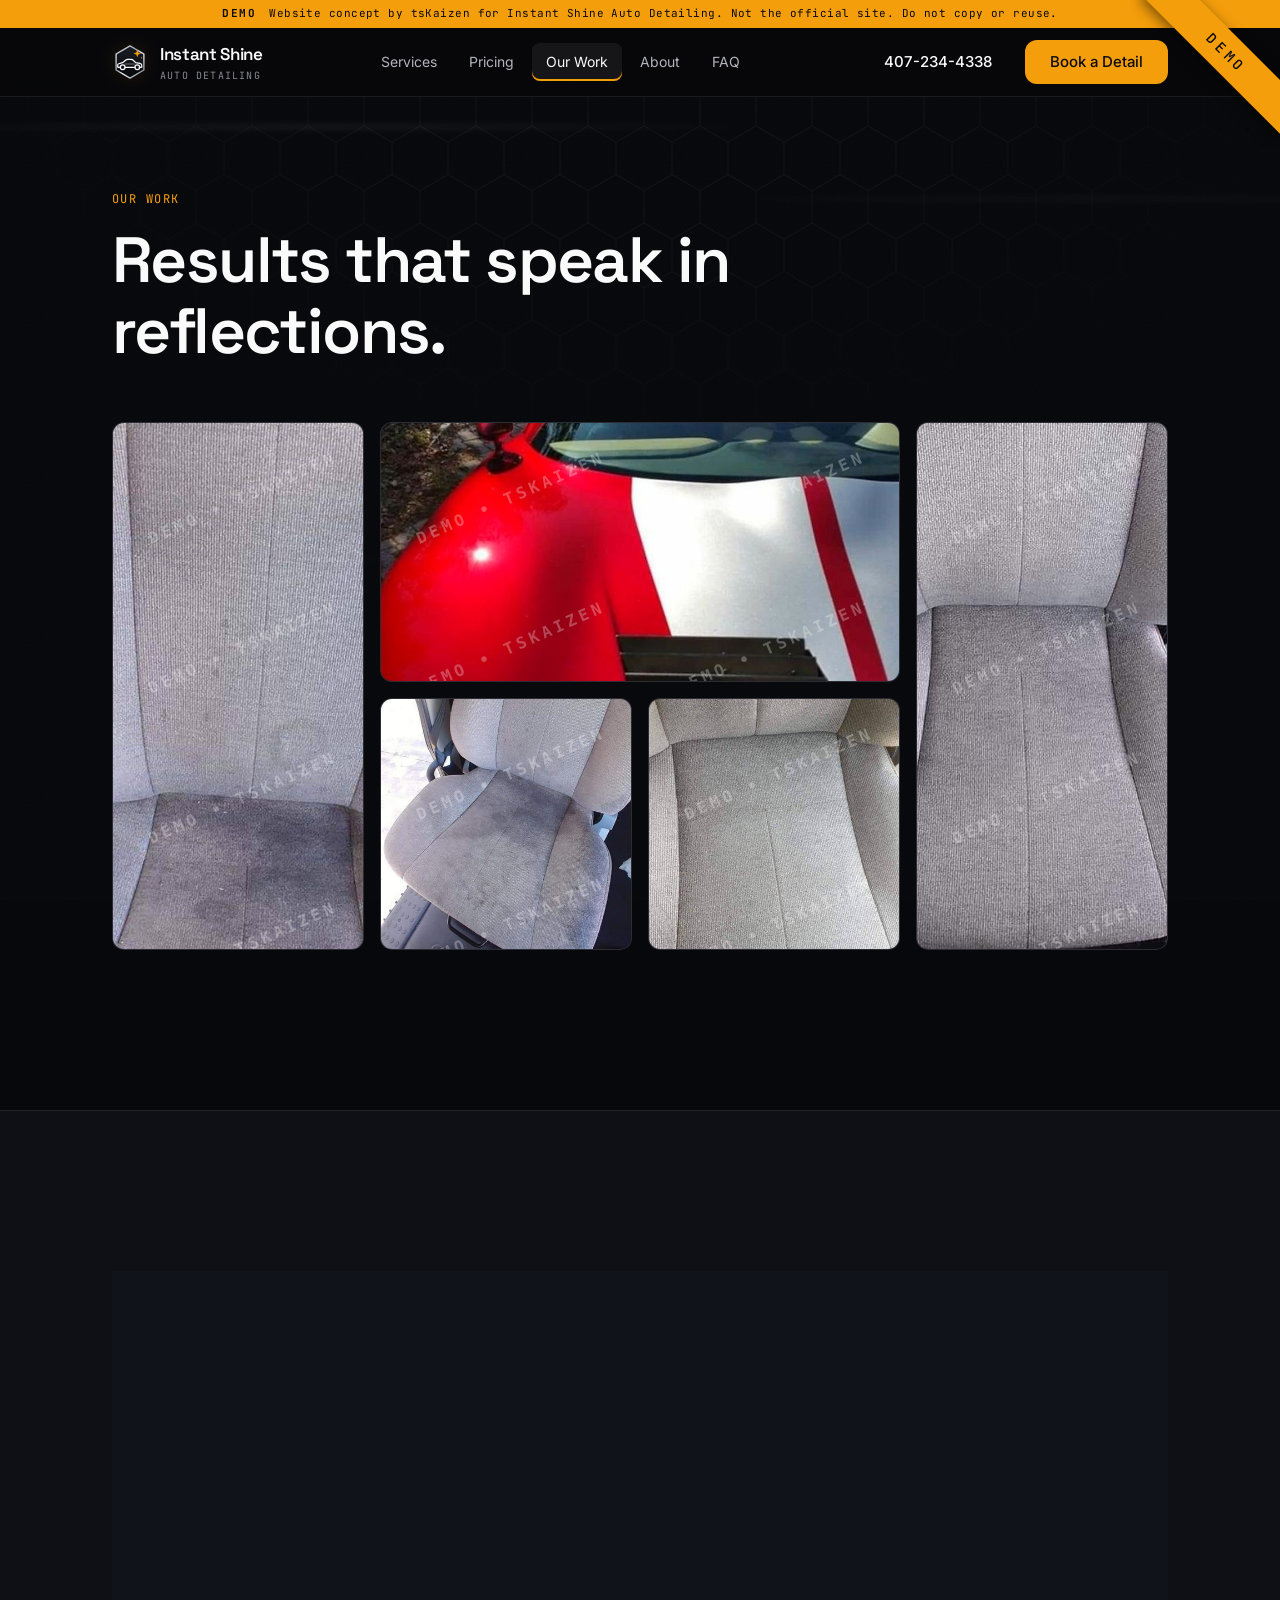
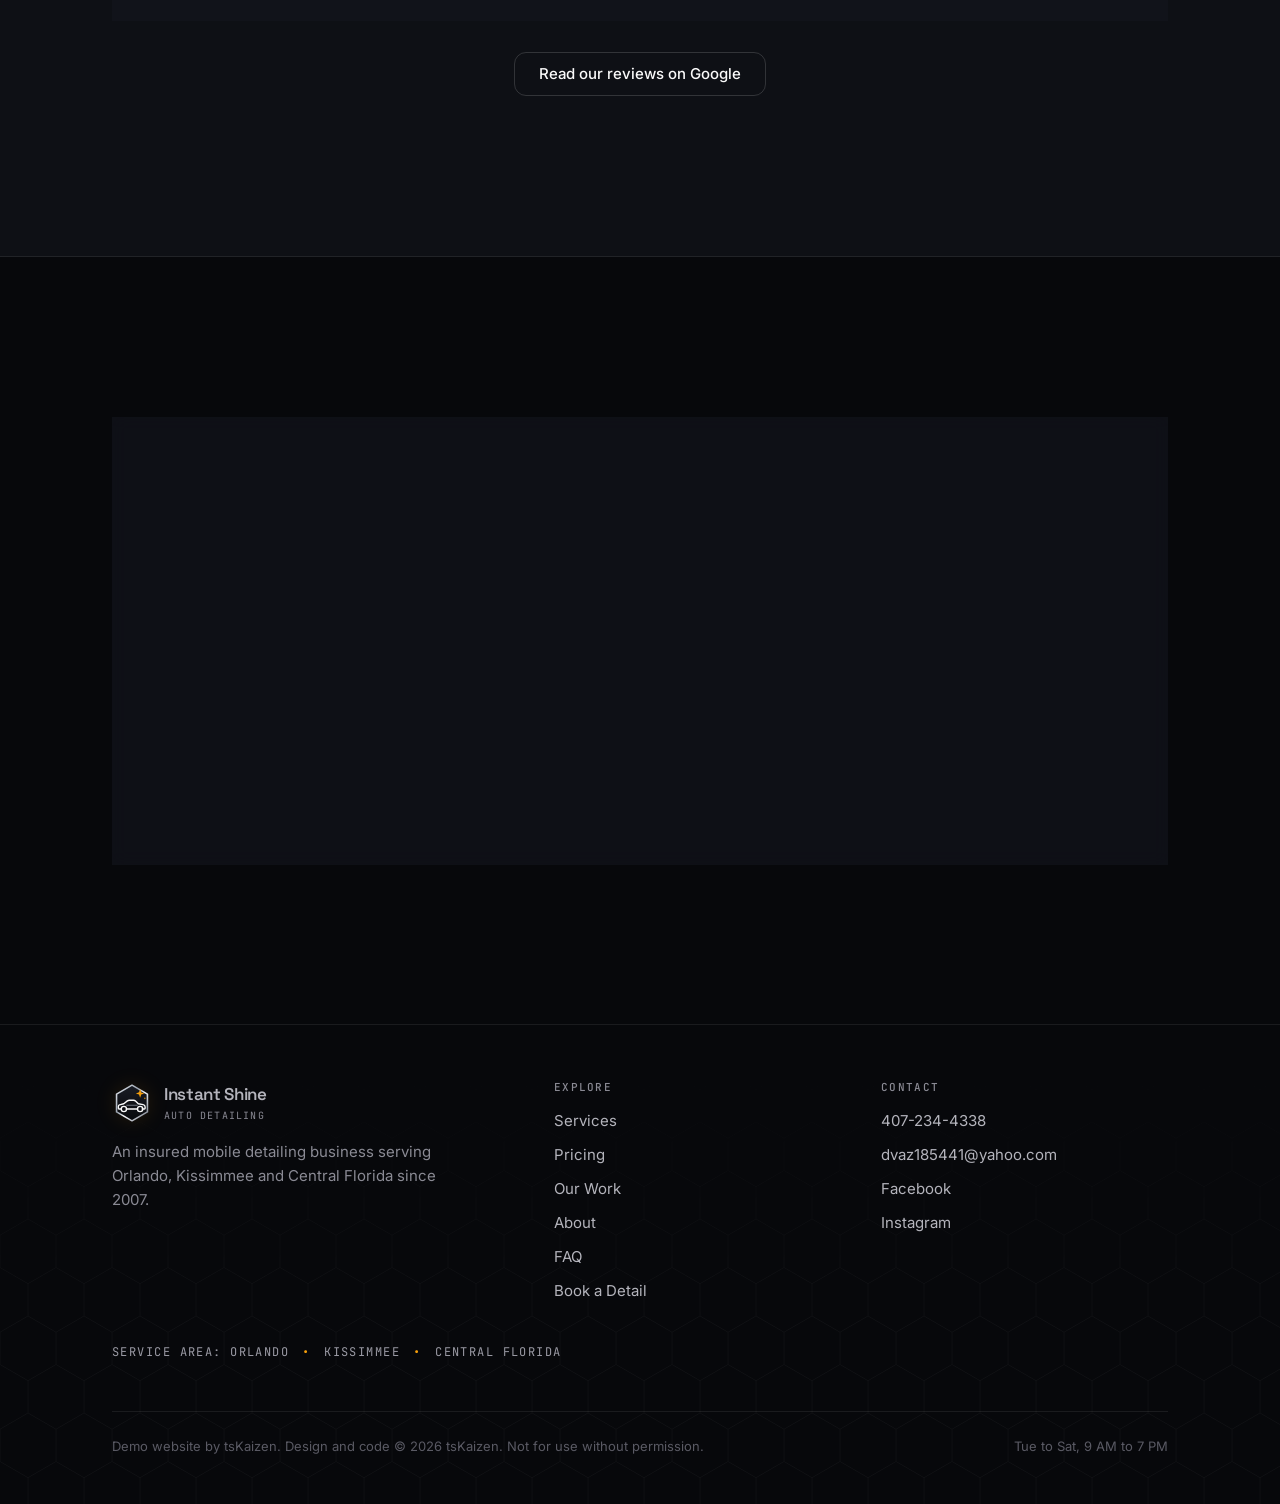
<file: work.html>
<!doctype html>
<html lang="en" class="no-js">
<head>
  <meta charset="utf-8">
  <meta name="viewport" content="width=device-width, initial-scale=1">
  <meta name="robots" content="noindex, nofollow">
  <title>Our Work | Instant Shine Auto Detailing</title>
  <meta name="description" content="Photos of interior and exterior detailing by Instant Shine Auto Detailing in Orlando and Central Florida.">
  <meta name="theme-color" content="#07080B">
  <meta property="og:title" content="Instant Shine Auto Detailing">
  <meta property="og:description" content="Mobile detailing in Central Florida since 2007. We bring the detail center to you.">
  <meta property="og:type" content="website">
  <link rel="icon" type="image/svg+xml" href="brand/logo-mark.svg">
  <link rel="preconnect" href="https://fonts.googleapis.com">
  <link rel="preconnect" href="https://fonts.gstatic.com" crossorigin>
  <link href="https://fonts.googleapis.com/css2?family=Inter:wght@400;500;600&family=JetBrains+Mono:wght@400;500&family=Space+Grotesk:wght@400;500;600&display=swap" rel="stylesheet">
  <link rel="stylesheet" href="styles.css">
</head>
<body>
  <!-- Line icon sprite: 24px grid, 1.5px stroke, currentColor -->
  <svg width="0" height="0" style="position:absolute" aria-hidden="true" focusable="false">
    <symbol id="i-foam" viewBox="0 0 24 24"><path d="M7 11h6v8a2 2 0 0 1-2 2H9a2 2 0 0 1-2-2z"/><path d="M9 11V8h2v3"/><path d="M11 9h5l2-2"/><circle cx="20" cy="6" r="1"/><circle cx="19.5" cy="10" r="1.2"/><circle cx="21.5" cy="12.5" r=".8"/><circle cx="17.5" cy="13" r=".8"/></symbol>
    <symbol id="i-droplet" viewBox="0 0 24 24"><path d="M12 2.5c3 4 6 7.3 6 11a6 6 0 0 1-12 0c0-3.7 3-7 6-11z"/><path d="M9.5 14.5a2.5 2.5 0 0 0 2.5 2.5"/></symbol>
    <symbol id="i-clay" viewBox="0 0 24 24"><rect x="3" y="8" width="13" height="8" rx="3"/><path d="M6.5 11.5c1 .8 2 .8 3 0s2-.8 3 0"/><path d="M18.5 10h3M18.5 14h2M5 19.5h9"/></symbol>
    <symbol id="i-polisher" viewBox="0 0 24 24"><path d="M2.5 7h11a3 3 0 0 1 3 3v1.5h-11a3 3 0 0 1-3-3z"/><path d="M16.5 8.5h4"/><path d="M10 11.5v2.5"/><ellipse cx="10" cy="16.5" rx="7" ry="2.5"/></symbol>
    <symbol id="i-shield" viewBox="0 0 24 24"><path d="M12 3l7 3v5c0 4.5-3 8.3-7 10-4-1.7-7-5.5-7-10V6z"/><path d="m9 12 2 2 4-4"/></symbol>
    <symbol id="i-wheel" viewBox="0 0 24 24"><circle cx="12" cy="12" r="9"/><circle cx="12" cy="12" r="2.5"/><path d="M3.3 10.5h6.3M14.4 10.5h6.3M12 14.5V21"/></symbol>
    <symbol id="i-vacuum" viewBox="0 0 24 24"><path d="M3 20h8"/><path d="M7 20V9a4 4 0 0 1 4-4h1.5a4 4 0 0 1 4 4v1"/><rect x="13" y="10" width="8" height="10" rx="2"/><path d="M15.5 14h3"/></symbol>
    <symbol id="i-car" viewBox="0 0 24 24"><path d="M5.5 17H4a1 1 0 0 1-1-1v-3l2-4.7A2 2 0 0 1 6.8 7h10.4a2 2 0 0 1 1.8 1.3L21 13v3a1 1 0 0 1-1 1h-1.5"/><path d="M3 13h18"/><path d="M9.5 17h5"/><circle cx="7.5" cy="17" r="2"/><circle cx="16.5" cy="17" r="2"/></symbol>
    <symbol id="i-suv" viewBox="0 0 24 24"><path d="M5.5 17H4a1 1 0 0 1-1-1V8a2 2 0 0 1 2-2h9.5l4 4.5H20a1 1 0 0 1 1 1V16a1 1 0 0 1-1 1h-1.5"/><path d="M3 10.5h18M10 6v4.5"/><path d="M9.5 17h5"/><circle cx="7.5" cy="17" r="2"/><circle cx="16.5" cy="17" r="2"/></symbol>
    <symbol id="i-truck" viewBox="0 0 24 24"><path d="M4 16.5H3a1 1 0 0 1-1-1V12h9V7h5l3 5h2a1 1 0 0 1 1 1v2.5a1 1 0 0 1-1 1h-1"/><path d="M11 12h8"/><path d="M8 16.5h7"/><circle cx="6" cy="16.5" r="2"/><circle cx="17" cy="16.5" r="2"/></symbol>
    <symbol id="i-moto" viewBox="0 0 24 24"><circle cx="5" cy="16" r="3"/><circle cx="19" cy="16" r="3"/><path d="M5 16l3.5-5h5.5l5 5"/><path d="M14 11l-1.5-3.5H16"/><path d="M8.5 11l3 5H15"/></symbol>
    <symbol id="i-rv" viewBox="0 0 24 24"><path d="M4 17H3a1 1 0 0 1-1-1V7a1 1 0 0 1 1-1h14a1 1 0 0 1 1 1v2h2l2 3.5V16a1 1 0 0 1-1 1h-1"/><path d="M5 9h4v3H5zM12 9h3"/><path d="M8 17h6"/><circle cx="6" cy="17" r="2"/><circle cx="16" cy="17" r="2"/></symbol>
    <symbol id="i-coach" viewBox="0 0 24 24"><rect x="2.5" y="4" width="19" height="13" rx="2"/><path d="M2.5 11h19M7 4v7M12 4v7M17 4v7"/><circle cx="7" cy="18.5" r="1.5"/><circle cx="17" cy="18.5" r="1.5"/></symbol>
    <symbol id="i-boat" viewBox="0 0 24 24"><path d="M3 15h18l-2.4 4.4a1 1 0 0 1-.9.6H6.3a1 1 0 0 1-.9-.6z"/><path d="M12 15V3.5l6.5 8.5H12"/><path d="M12 6.5 7 12h5"/></symbol>
    <symbol id="i-plane" viewBox="0 0 24 24"><path d="M21 15.5 13.5 11V5.5a1.5 1.5 0 0 0-3 0V11L3 15.5V17l7.5-2.5V19L8 20.5V22l4-1 4 1v-1.5L13.5 19v-4.5L21 17z"/></symbol>
  </svg>

  <div class="atmosphere" aria-hidden="true">
    <div class="lightbar lightbar--a"></div>
    <div class="lightbar lightbar--b"></div>
    <div class="lightbar lightbar--c"></div>
    <div class="noise"></div>
  </div>

  <div class="demo-ribbon" aria-hidden="true"><span>Demo</span></div>

  <a href="#main" class="skip-link">Skip to content</a>

  <!-- Header -->
  <header class="site-header">
    <div class="demo-bar" role="note"><strong>Demo</strong> Website concept by tsKaizen<span class="demo-long"> for Instant Shine Auto Detailing</span>. Not the official site. Do not copy or reuse.</div>
    <div class="container nav">
      <a href="index.html" class="brand" aria-label="Instant Shine Auto Detailing, home">
        <svg class="logo-mark" width="36" height="36" viewBox="0 0 64 64" aria-hidden="true"><defs><linearGradient id="hdr-chrome" x1="0" y1="0" x2="1" y2="1"><stop offset="0" stop-color="#E8ECF2"/><stop offset=".4" stop-color="#9AA3AF"/><stop offset=".55" stop-color="#F5F7FA"/><stop offset="1" stop-color="#6B7280"/></linearGradient><linearGradient id="hdr-paint" x1="0" y1="0" x2="0" y2="1"><stop offset="0" stop-color="#1A1D25"/><stop offset="1" stop-color="#07080B"/></linearGradient></defs><path d="M32 3.5 56.7 17.75v28.5L32 60.5 7.3 46.25v-28.5z" fill="url(#hdr-paint)" stroke="url(#hdr-chrome)" stroke-width="2.5" stroke-linejoin="round"/> <path d="M14.8 41.5h-3.6c-.6 0-1-.4-1-1v-3.1c0-1.1.7-2 1.8-2.3l6.8-1.9 5.8-4.6c.9-.7 2-1.1 3.2-1.1h6.6c1.2 0 2.4.5 3.2 1.3l4.5 4.4 7.6 1.4c1.9.4 3.3 2 3.3 3.9v2c0 .6-.4 1-1 1h-3.7M23.2 41.5h17.6" fill="none" stroke="#FAFAFA" stroke-width="2.2" stroke-linecap="round" stroke-linejoin="round"/> <circle cx="19" cy="41.5" r="4.2" fill="none" stroke="#FAFAFA" stroke-width="2.2"/> <circle cx="45" cy="41.5" r="4.2" fill="none" stroke="#FAFAFA" stroke-width="2.2"/> <path d="M23.5 35.6h17" stroke="#9AA3AF" stroke-width="1.3" stroke-linecap="round" opacity=".85"/> <path d="M45 10l1.8 5 5 1.8-5 1.8-1.8 5-1.8-5-5-1.8 5-1.8z" fill="#F59E0B"/> <circle cx="52.5" cy="24.5" r="1.3" fill="#F59E0B" opacity=".75"/></svg>
        <span>Instant Shine<small>Auto Detailing</small></span>
      </a>
      <nav class="nav-links" aria-label="Primary">
        <a href="services.html">Services</a>
        <a href="pricing.html">Pricing</a>
        <a href="work.html" aria-current="page">Our Work</a>
        <a href="about.html">About</a>
        <a href="faq.html">FAQ</a>
      </nav>
      <div class="nav-cta">
        <a class="btn btn--ghost" href="tel:4072344338">407-234-4338</a>
        <a class="btn btn--primary" href="book.html">Book a Detail</a>
      </div>
      <button class="nav-toggle" aria-expanded="false" aria-controls="mobile-menu" aria-label="Open menu">
        <svg width="20" height="20" viewBox="0 0 24 24" fill="none" stroke="currentColor" stroke-width="1.5" aria-hidden="true"><path d="M4 7h16M4 12h16M4 17h16"/></svg>
      </button>
    </div>
    <div class="mobile-menu" id="mobile-menu">
      <div>
        <nav aria-label="Mobile">
          <a href="services.html">Services</a>
          <a href="pricing.html">Pricing</a>
          <a href="work.html" aria-current="page">Our Work</a>
          <a href="about.html">About</a>
          <a href="faq.html">FAQ</a>
          <a class="btn btn--primary btn--lg" href="book.html">Book a Detail</a>
        </nav>
      </div>
    </div>
  </header>

  <main id="main">
    <section class="section page-top" id="work">
      <div class="hexgrid" aria-hidden="true"></div>
      <div class="container">
        <div class="section-head reveal">
          <span class="eyebrow">Our work</span>
          <h1>Results that speak in reflections.</h1>
        </div>
        <div class="gallery reveal">
          <figure class="tall gloss"><img loading="lazy" src="images/work-1.jpg" alt="Cloth seat back with stains"></figure>
          <figure class="wide gloss"><img loading="lazy" src="images/work-4.jpg" alt="Red and white sports car hood after an exterior detail"></figure>
          <figure class="tall gloss"><img loading="lazy" src="images/work-5.jpg" alt="Clean cloth seat, interior detail"></figure>
          <figure class="gloss"><img loading="lazy" src="images/work-3.jpg" alt="Stained cloth seat before cleaning"></figure>
          <figure class="gloss"><img loading="lazy" src="images/work-2.jpg" alt="Clean cloth seat cushion, interior detail"></figure>
        </div>
      </div>
    </section>
    <section class="section section--alt">
      <div class="container">
        <div class="card testimonial reveal">
          <span class="eyebrow">Client testimonial</span>
          <p class="quote">"He can make just about any car look like a diamond. He can explain and break down what your vehicle needs in any condition it's in, while providing an excellent and convenient service."</p>
          <div class="who">
            <div class="avatar" aria-hidden="true">DP</div>
            <div><strong>Daniel Perez</strong><span><span class="stars" aria-label="5 stars">★★★★★</span></span></div>
          </div>
        </div>
        <div class="hero-actions" style="justify-content:center;margin-top:2rem">
          <a class="btn btn--outline" href="https://www.google.com/search?q=Instant+Shine+Auto+Detailing+Orlando+reviews" target="_blank" rel="noopener">Read our reviews on Google</a>
        </div>
      </div>
    </section>
    <section class="section">
      <div class="container">
        <div class="card cta-band reveal">
          <h2>Your car, done right, in your driveway.</h2>
          <p>Mobile detailing in Orlando, Kissimmee and Central Florida since 2007.</p>
          <div class="hero-actions">
            <a class="btn btn--primary btn--lg" href="book.html">Book a Detail</a>
            <a class="btn btn--outline btn--lg" href="tel:4072344338">Call 407-234-4338</a>
          </div>
        </div>
      </div>
    </section>
  </main>

  <footer class="site-footer">
    <div class="container">
      <div class="footer-grid">
        <div>
          <a href="index.html" class="brand">
            <svg class="logo-mark" width="36" height="36" viewBox="0 0 64 64" aria-hidden="true"><defs><linearGradient id="ftr-chrome" x1="0" y1="0" x2="1" y2="1"><stop offset="0" stop-color="#E8ECF2"/><stop offset=".4" stop-color="#9AA3AF"/><stop offset=".55" stop-color="#F5F7FA"/><stop offset="1" stop-color="#6B7280"/></linearGradient><linearGradient id="ftr-paint" x1="0" y1="0" x2="0" y2="1"><stop offset="0" stop-color="#1A1D25"/><stop offset="1" stop-color="#07080B"/></linearGradient></defs><path d="M32 3.5 56.7 17.75v28.5L32 60.5 7.3 46.25v-28.5z" fill="url(#ftr-paint)" stroke="url(#ftr-chrome)" stroke-width="2.5" stroke-linejoin="round"/> <path d="M14.8 41.5h-3.6c-.6 0-1-.4-1-1v-3.1c0-1.1.7-2 1.8-2.3l6.8-1.9 5.8-4.6c.9-.7 2-1.1 3.2-1.1h6.6c1.2 0 2.4.5 3.2 1.3l4.5 4.4 7.6 1.4c1.9.4 3.3 2 3.3 3.9v2c0 .6-.4 1-1 1h-3.7M23.2 41.5h17.6" fill="none" stroke="#FAFAFA" stroke-width="2.2" stroke-linecap="round" stroke-linejoin="round"/> <circle cx="19" cy="41.5" r="4.2" fill="none" stroke="#FAFAFA" stroke-width="2.2"/> <circle cx="45" cy="41.5" r="4.2" fill="none" stroke="#FAFAFA" stroke-width="2.2"/> <path d="M23.5 35.6h17" stroke="#9AA3AF" stroke-width="1.3" stroke-linecap="round" opacity=".85"/> <path d="M45 10l1.8 5 5 1.8-5 1.8-1.8 5-1.8-5-5-1.8 5-1.8z" fill="#F59E0B"/> <circle cx="52.5" cy="24.5" r="1.3" fill="#F59E0B" opacity=".75"/></svg>
        <span>Instant Shine<small>Auto Detailing</small></span>
          </a>
          <p>An insured mobile detailing business serving Orlando, Kissimmee and Central Florida since 2007.</p>
        </div>
        <div>
          <h4>Explore</h4>
          <ul>
            <li><a href="services.html">Services</a></li>
            <li><a href="pricing.html">Pricing</a></li>
            <li><a href="work.html">Our Work</a></li>
            <li><a href="about.html">About</a></li>
            <li><a href="faq.html">FAQ</a></li>
            <li><a href="book.html">Book a Detail</a></li>
          </ul>
        </div>
        <div>
          <h4>Contact</h4>
          <ul>
            <li><a href="tel:4072344338">407-234-4338</a></li>
            <li><a href="mailto:dvaz185441@yahoo.com">dvaz185441@yahoo.com</a></li>
            <li><a href="https://facebook.com/InstantShineAutodetailing/" target="_blank" rel="noopener">Facebook</a></li>
            <li><a href="https://instagram.com/instantshineautodetailing/" target="_blank" rel="noopener">Instagram</a></li>
          </ul>
        </div>
      </div>
      <p class="service-area">Service area: Orlando <span aria-hidden="true">•</span> Kissimmee <span aria-hidden="true">•</span> Central Florida</p>
      <div class="footer-bottom">
        <span>Demo website by tsKaizen. Design and code © <span id="year">2026</span> tsKaizen. Not for use without permission.</span>
        <span>Tue to Sat, 9 AM to 7 PM</span>
      </div>
    </div>
  </footer>

  <!-- Mobile action bar -->
  <div class="mobile-bar">
    <a class="btn btn--outline" href="tel:4072344338">Call</a>
    <a class="btn btn--primary" href="book.html">Book a Detail</a>
  </div>

  <script src="script.js"></script>
</body>
</html>
</file>
<file: styles.css>
/* ==========================================================
   Minimalist Dark design tokens
   ========================================================== */
:root {
  --background: #07080B; /* piano black */
  --background-alt: #0E1015;
  --foreground: #FAFAFA;
  --muted: #1A1A24;
  --muted-foreground: #8A8A94; /* zinc-500 nudged up for AA on #12121A cards */
  --accent: #F59E0B;
  --accent-foreground: #0A0A0F;
  --accent-muted: rgba(245, 158, 11, 0.15);
  --border: rgba(255, 255, 255, 0.08);
  --border-hover: rgba(255, 255, 255, 0.15);
  --card: rgba(20, 22, 30, 0.6);
  --card-solid: #1A1A24;

  --font-display: "Space Grotesk", system-ui, sans-serif;
  --font-body: "Inter", system-ui, sans-serif;
  --font-mono: "JetBrains Mono", ui-monospace, monospace;

  --radius-sm: 6px;
  --radius-md: 8px;
  --radius-lg: 12px;
  --radius-xl: 16px;
  --radius-2xl: 24px;

  --shadow-lg: 0 10px 15px rgba(0, 0, 0, 0.3);
  --glow-sm: 0 0 20px rgba(245, 158, 11, 0.15);
  --glow-md: 0 0 40px rgba(245, 158, 11, 0.2);
  --glow-btn: 0 0 20px rgba(245, 158, 11, 0.4);
  --border-glow: 0 0 0 1px rgba(245, 158, 11, 0.3), 0 0 20px rgba(245, 158, 11, 0.15);

  /* Detailing theme layer */
  --chrome: linear-gradient(135deg, #E8ECF2 0%, #9AA3AF 40%, #F5F7FA 55%, #6B7280 100%);
  --sheen: linear-gradient(105deg, transparent 40%, rgba(255, 255, 255, 0.18) 50%, transparent 60%);
  --water: rgba(180, 220, 255, 0.35);
  --ceramic-glow: 0 0 0 1px rgba(180, 220, 255, 0.2), 0 0 24px rgba(180, 220, 255, 0.12);

  --ease: cubic-bezier(0.16, 1, 0.3, 1);
  --container: 72rem;
}

/* ==========================================================
   Base
   ========================================================== */
*, *::before, *::after { box-sizing: border-box; }
html { scroll-behavior: smooth; -webkit-text-size-adjust: 100%; }
body {
  margin: 0;
  background: var(--background);
  color: var(--foreground);
  font-family: var(--font-body);
  font-size: 1rem;
  line-height: 1.6;
  -webkit-font-smoothing: antialiased;
  overflow-x: hidden;
}
img { max-width: 100%; display: block; }
a { color: inherit; text-decoration: none; }
h1, h2, h3, h4 {
  font-family: var(--font-display);
  letter-spacing: -0.025em;
  line-height: 1.1;
  margin: 0;
  font-weight: 600;
}
p { margin: 0; }
::selection { background: var(--accent); color: var(--accent-foreground); }

@media (prefers-reduced-motion: reduce) {
  *, *::before, *::after { animation: none !important; transition: none !important; scroll-behavior: auto !important; }
}

/* Atmosphere: detailing bay lighting (hex ceiling grid, LED light bars) + noise */
.atmosphere { position: fixed; inset: 0; pointer-events: none; z-index: 0; overflow: hidden; }
.noise {
  position: absolute; inset: 0; opacity: 0.025;
  background-image: url("data:image/svg+xml,%3Csvg xmlns='http://www.w3.org/2000/svg' width='160' height='160'%3E%3Cfilter id='n'%3E%3CfeTurbulence type='fractalNoise' baseFrequency='0.9' numOctaves='3' stitchTiles='stitch'/%3E%3C/filter%3E%3Crect width='100%25' height='100%25' filter='url(%23n)'/%3E%3C/svg%3E");
}
main, header, footer { position: relative; z-index: 1; }

/* ==========================================================
   Layout primitives
   ========================================================== */
.container { width: 100%; max-width: var(--container); margin: 0 auto; padding: 0 1.5rem; }
@media (min-width: 768px) { .container { padding: 0 2rem; } }
@media (min-width: 1024px) { .container { padding: 0 3rem; } }

.section { padding: 6rem 0; }
@media (min-width: 768px) { .section { padding: 8rem 0; } }
@media (min-width: 1024px) { .section { padding: 10rem 0; } }
.section--alt { background: var(--background-alt); border-top: 1px solid var(--border); border-bottom: 1px solid var(--border); }
.section--ambient { background: radial-gradient(ellipse at top, rgba(245, 158, 11, 0.04) 0%, transparent 55%); }

.eyebrow {
  font-family: var(--font-mono);
  font-size: 0.75rem;
  letter-spacing: 0.12em;
  text-transform: uppercase;
  color: var(--accent);
  margin-bottom: 1rem;
  display: inline-block;
}
.section-head { max-width: 40rem; margin-bottom: 3.5rem; }
.section-head h2 { font-size: clamp(2rem, 4vw + 0.5rem, 3.5rem); }
.section-head p { color: var(--muted-foreground); font-size: 1.125rem; margin-top: 1.25rem; }
.text-accent { color: var(--accent); }

/* ==========================================================
   Buttons
   ========================================================== */
.btn {
  display: inline-flex; align-items: center; justify-content: center; gap: 0.5rem;
  height: 2.75rem; padding: 0 1.5rem;
  border-radius: var(--radius-lg);
  font-family: var(--font-body); font-weight: 500; font-size: 0.9375rem;
  border: 1px solid transparent; cursor: pointer;
  transition: all 200ms ease-out;
  white-space: nowrap;
}
.btn:active { transform: scale(0.98); }
.btn:focus-visible { outline: none; box-shadow: 0 0 0 2px var(--background), 0 0 0 4px var(--accent); }
.btn--lg { height: 3rem; padding: 0 1.75rem; font-size: 1rem; }
.btn--primary { background: var(--accent); color: var(--accent-foreground); }
.btn--primary:hover { filter: brightness(1.1); box-shadow: var(--glow-btn); }
.btn--outline { background: transparent; color: var(--foreground); border-color: var(--border-hover); }
.btn--outline:hover { background: rgba(255, 255, 255, 0.05); border-color: rgba(255, 255, 255, 0.25); }
.btn--ghost { background: transparent; color: var(--foreground); }
.btn--ghost:hover { background: rgba(255, 255, 255, 0.05); }
.btn svg { width: 18px; height: 18px; }

/* ==========================================================
   Cards
   ========================================================== */
.card {
  background: var(--card);
  backdrop-filter: blur(8px);
  -webkit-backdrop-filter: blur(8px);
  border: 1px solid var(--border);
  border-radius: var(--radius-lg);
  transition: all 300ms ease-out;
}
.card--interactive:hover {
  border-color: var(--border-hover);
  background: rgba(20, 22, 30, 0.85);
  transform: scale(1.02);
  box-shadow: var(--shadow-lg);
}
.card--highlight {
  border-color: rgba(245, 158, 11, 0.25);
  box-shadow: 0 0 0 1px rgba(245, 158, 11, 0.2), 0 0 30px rgba(245, 158, 11, 0.15);
}

/* ==========================================================
   Header / nav
   ========================================================== */
.site-header {
  position: sticky; top: 0; z-index: 50;
  background: rgba(7, 8, 11, 0.72);
  backdrop-filter: blur(12px); -webkit-backdrop-filter: blur(12px);
  border-bottom: 1px solid var(--border);
}
.nav { display: flex; align-items: center; justify-content: space-between; height: 4.25rem; gap: 1rem; }
.brand { display: flex; align-items: center; gap: 0.625rem; font-family: var(--font-display); font-weight: 600; font-size: 1.0625rem; letter-spacing: -0.02em; }
.brand-mark {
  width: 30px; height: 30px; border-radius: var(--radius-md);
  display: grid; place-items: center;
  background: var(--accent-muted); border: 1px solid rgba(245, 158, 11, 0.3);
  box-shadow: var(--glow-sm);
}
.brand-mark svg { width: 16px; height: 16px; color: var(--accent); }
.brand small { display: block; font-family: var(--font-mono); font-size: 0.625rem; letter-spacing: 0.12em; color: var(--muted-foreground); text-transform: uppercase; font-weight: 400; }
.nav-links { display: none; align-items: center; gap: 0.25rem; }
.nav-links a { padding: 0.5rem 0.875rem; border-radius: var(--radius-md); font-size: 0.875rem; color: #B4B4BC; transition: all 200ms ease-out; }
.nav-links a:hover { color: var(--foreground); background: rgba(255, 255, 255, 0.04); }
.nav-links a:focus-visible { outline: none; color: var(--accent); }
.nav-cta { display: none; gap: 0.5rem; }
@media (min-width: 900px) {
  .nav-links, .nav-cta { display: flex; }
  .nav-toggle { display: none; }
}
.nav-toggle {
  width: 44px; height: 44px; border-radius: var(--radius-md);
  display: grid; place-items: center;
  background: transparent; border: 1px solid var(--border); color: var(--foreground); cursor: pointer;
}
.nav-toggle:focus-visible { outline: none; border-color: var(--accent); }
@media (min-width: 900px) { .nav-toggle { display: none; } }
.mobile-menu {
  display: grid; grid-template-rows: 0fr; transition: grid-template-rows 300ms ease-out;
  border-top: 1px solid transparent;
}
.mobile-menu > div { overflow: hidden; }
.mobile-menu.is-open { grid-template-rows: 1fr; border-top-color: var(--border); }
.mobile-menu nav { display: flex; flex-direction: column; padding: 0.75rem 1.5rem 1.25rem; gap: 0.25rem; }
.mobile-menu nav a { padding: 0.75rem 0; border-bottom: 1px solid var(--border); font-size: 1rem; }
.mobile-menu .btn { margin-top: 0.75rem; }
@media (min-width: 900px) { .mobile-menu { display: none; } }

/* ==========================================================
   Hero
   ========================================================== */
.hero { padding: 4.5rem 0 6rem; }
@media (min-width: 768px) { .hero { padding: 6rem 0 8rem; } }
.hero-grid { display: grid; gap: 3.5rem; align-items: center; }
@media (min-width: 1024px) { .hero-grid { grid-template-columns: 1.05fr 0.95fr; gap: 4rem; } }
.badge {
  display: inline-flex; align-items: center; gap: 0.625rem;
  padding: 0.375rem 0.875rem 0.375rem 0.75rem;
  border-radius: 999px;
  background: var(--accent-muted);
  border: 1px solid rgba(245, 158, 11, 0.25);
  box-shadow: var(--glow-sm);
  font-family: var(--font-mono); font-size: 0.75rem; letter-spacing: 0.04em; color: #FCD34D;
}
.pulse { position: relative; width: 8px; height: 8px; border-radius: 50%; background: var(--accent); box-shadow: 0 0 10px var(--accent); }
.pulse::after { content: ""; position: absolute; inset: 0; border-radius: 50%; background: var(--accent); animation: ping 2s cubic-bezier(0, 0, 0.2, 1) infinite; }
@keyframes ping { 75%, 100% { transform: scale(2.4); opacity: 0; } }
.hero h1 { font-size: clamp(2.5rem, 4.5vw + 0.5rem, 4rem); margin-top: 1.75rem; }
.hero h1 .dim { color: #52525B; }
.hero-lede { margin-top: 1.5rem; font-size: 1.125rem; color: var(--muted-foreground); max-width: 34rem; }
@media (min-width: 768px) { .hero-lede { font-size: 1.25rem; } }
.hero-actions { margin-top: 2.25rem; display: flex; flex-wrap: wrap; gap: 0.75rem; }
.stars { color: var(--accent); letter-spacing: 0.1em; }

.hero-visual { position: relative; }
.hero-frame {
  position: relative; border-radius: var(--radius-xl); overflow: hidden;
  border: 1px solid var(--border-hover);
  aspect-ratio: 4 / 3.4;
  box-shadow: 0 30px 60px rgba(0,0,0,0.5), var(--glow-md);
}
.hero-frame { background: radial-gradient(ellipse at 30% 20%, rgba(245,158,11,0.12), transparent 60%), var(--muted); }
.hero-frame img, .gallery img, .owner-photo img { color: transparent; }
.hero-frame img { width: 100%; height: 100%; object-fit: cover; object-position: 30% 50%; filter: saturate(0.9) contrast(1.05); }
.hero-frame::after { content: ""; position: absolute; inset: 0; background: linear-gradient(180deg, transparent 50%, rgba(10,10,15,0.85) 100%); }
.hero-float {
  position: absolute; z-index: 2;
  padding: 1rem 1.125rem; border-radius: var(--radius-lg);
  background: rgba(18, 18, 26, 0.82); backdrop-filter: blur(12px); -webkit-backdrop-filter: blur(12px);
  border: 1px solid var(--border-hover);
  box-shadow: var(--shadow-lg);
}
.hero-float--a { left: -1rem; bottom: 1.5rem; max-width: 15rem; }
.hero-float--b { right: 1rem; top: 1rem; }
@media (max-width: 640px) { .hero-float--a { left: 0.75rem; } }
.hero-float .label { font-family: var(--font-mono); font-size: 0.6875rem; letter-spacing: 0.1em; text-transform: uppercase; color: var(--muted-foreground); }
.hero-float .value { font-family: var(--font-display); font-weight: 600; font-size: 1rem; margin-top: 0.25rem; }

/* ==========================================================
   Feature grid
   ========================================================== */
.grid-3 { display: grid; gap: 1.5rem; }
@media (min-width: 768px) { .grid-3 { grid-template-columns: repeat(3, 1fr); } }
.grid-2 { display: grid; gap: 1.5rem; }
@media (min-width: 900px) { .grid-2 { grid-template-columns: repeat(2, 1fr); gap: 2rem; } }
.feature { padding: 2rem; }
.icon-chip {
  width: 44px; height: 44px; border-radius: var(--radius-md);
  display: grid; place-items: center;
  background: rgba(255,255,255,0.03); border: 1px solid var(--border);
  color: var(--accent); margin-bottom: 1.5rem;
}
.icon-chip svg { width: 20px; height: 20px; stroke-width: 1.5; }
.feature h3 { font-size: 1.25rem; margin-bottom: 0.625rem; }
.feature p { color: var(--muted-foreground); font-size: 0.9375rem; }

/* ==========================================================
   Pricing / tabs
   ========================================================== */
.toolbar { display: flex; flex-wrap: wrap; gap: 1rem; align-items: center; justify-content: space-between; margin-bottom: 2rem; }
.segmented {
  display: inline-flex; padding: 4px; gap: 4px;
  background: var(--card); border: 1px solid var(--border); border-radius: var(--radius-lg);
  backdrop-filter: blur(8px); -webkit-backdrop-filter: blur(8px);
  overflow-x: auto; max-width: 100%;
  scrollbar-width: none;
}
.segmented::-webkit-scrollbar { display: none; }
.segmented button {
  min-height: 40px; padding: 0 1rem; border-radius: var(--radius-md);
  background: transparent; border: 0; color: var(--muted-foreground);
  font-family: var(--font-body); font-weight: 500; font-size: 0.875rem; cursor: pointer;
  transition: all 200ms ease-out; white-space: nowrap;
}
.segmented button:hover { color: var(--foreground); }
.segmented button:focus-visible { outline: none; box-shadow: 0 0 0 2px var(--accent); }
.segmented button[aria-selected="true"], .segmented button[aria-pressed="true"] {
  background: var(--card-solid); color: var(--foreground);
  box-shadow: inset 0 0 0 1px var(--border-hover), 0 0 16px rgba(245,158,11,0.08);
}
.size-note { font-family: var(--font-mono); font-size: 0.75rem; color: var(--muted-foreground); letter-spacing: 0.04em; }

.price-grid { display: grid; gap: 1.25rem; }
@media (min-width: 720px) { .price-grid { grid-template-columns: repeat(2, 1fr); } }
@media (min-width: 1100px) { .price-grid { grid-template-columns: repeat(3, 1fr); } }
.price-card { padding: 1.75rem; display: flex; flex-direction: column; position: relative; }
.price-card .tag {
  position: absolute; top: -0.75rem; left: 1.5rem;
  padding: 0.25rem 0.625rem; border-radius: 999px;
  background: var(--accent); color: var(--accent-foreground);
  font-family: var(--font-mono); font-size: 0.6875rem; font-weight: 500; letter-spacing: 0.06em; text-transform: uppercase;
  box-shadow: var(--glow-sm);
}
.price-card h3 { font-size: 1.1875rem; line-height: 1.25; }
.price-card .sub { font-size: 0.8125rem; color: var(--muted-foreground); margin-top: 0.375rem; }
.price { margin: 1.5rem 0 1.25rem; display: flex; align-items: baseline; gap: 0.5rem; }
.price .from { font-family: var(--font-mono); font-size: 0.6875rem; letter-spacing: 0.1em; text-transform: uppercase; color: var(--muted-foreground); }
.price .amount { font-family: var(--font-display); font-size: 2.5rem; font-weight: 600; letter-spacing: -0.03em; line-height: 1; transition: opacity 200ms ease-out; }
.price .unit { font-size: 0.875rem; color: var(--muted-foreground); }
.checklist { list-style: none; margin: 0; padding: 1.25rem 0 0; border-top: 1px solid var(--border); display: grid; gap: 0.625rem; flex: 1; }
.checklist li { display: flex; gap: 0.625rem; font-size: 0.875rem; color: #C4C4CC; line-height: 1.45; }
.checklist li::before {
  content: ""; flex: none; width: 16px; height: 16px; margin-top: 1px;
  background: no-repeat center/12px url("data:image/svg+xml,%3Csvg xmlns='http://www.w3.org/2000/svg' viewBox='0 0 24 24' fill='none' stroke='%23F59E0B' stroke-width='2.5' stroke-linecap='round' stroke-linejoin='round'%3E%3Cpath d='M20 6 9 17l-5-5'/%3E%3C/svg%3E");
  border-radius: 50%; background-color: var(--accent-muted);
}
.price-card .btn { margin-top: 1.75rem; width: 100%; }

.addons { margin-top: 3rem; padding: 2rem; }
.addons h3 { font-size: 1.25rem; margin-bottom: 1.25rem; }
.addon-list { display: grid; gap: 0; }
@media (min-width: 720px) { .addon-list { grid-template-columns: 1fr 1fr; column-gap: 2.5rem; } }
.addon-row { display: flex; justify-content: space-between; gap: 1rem; padding: 0.875rem 0; border-bottom: 1px dashed var(--border); font-size: 0.9375rem; }
.addon-row span:last-child { font-family: var(--font-mono); font-size: 0.8125rem; color: var(--accent); white-space: nowrap; }
.fineprint { margin-top: 1.5rem; font-size: 0.8125rem; color: var(--muted-foreground); }

.tab-panel[hidden] { display: none; }
.tab-panel { animation: fade 300ms ease-out; }
@keyframes fade { from { opacity: 0; transform: translateY(6px); } to { opacity: 1; transform: none; } }

/* ==========================================================
   Gallery
   ========================================================== */
.gallery { display: grid; gap: 0.75rem; grid-template-columns: repeat(2, 1fr); grid-auto-flow: dense; }
@media (min-width: 900px) { .gallery { grid-template-columns: repeat(4, 1fr); gap: 1rem; } }
.gallery figure { margin: 0; border-radius: var(--radius-lg); overflow: hidden; border: 1px solid var(--border); aspect-ratio: 1; background: var(--muted); position: relative; }
.gallery figure.tall { grid-row: span 2; aspect-ratio: auto; }
.gallery figure.wide { grid-column: span 2; aspect-ratio: 2 / 1; }
.gallery img { width: 100%; height: 100%; object-fit: cover; transition: transform 600ms var(--ease), filter 300ms ease-out; filter: saturate(0.85); }
.gallery figure:hover img { transform: scale(1.05); filter: saturate(1); }

/* ==========================================================
   About / owner
   ========================================================== */
.owner { display: grid; gap: 3rem; align-items: center; }
@media (min-width: 960px) { .owner { grid-template-columns: 0.85fr 1.15fr; gap: 5rem; } }
.owner-photo { position: relative; border-radius: var(--radius-xl); overflow: hidden; border: 1px solid var(--border-hover); aspect-ratio: 4/5; max-width: 26rem; }
.owner-photo img { width: 100%; height: 100%; object-fit: cover; }
.owner-photo .caption { position: absolute; left: 1rem; right: 1rem; bottom: 1rem; padding: 0.875rem 1rem; }
.owner blockquote { margin: 0; font-family: var(--font-display); font-size: clamp(1.5rem, 2.4vw + 0.5rem, 2.25rem); font-weight: 500; line-height: 1.25; letter-spacing: -0.02em; }
.owner .body { margin-top: 1.75rem; color: var(--muted-foreground); font-size: 1.0625rem; display: grid; gap: 1rem; }
.timeline { margin-top: 2.25rem; display: grid; grid-template-columns: repeat(3, 1fr); gap: 1rem; }
.timeline div { padding-top: 1rem; border-top: 1px solid var(--border-hover); }
.timeline strong { display: block; font-family: var(--font-display); font-size: 1.5rem; font-weight: 600; }
.timeline span { font-size: 0.8125rem; color: var(--muted-foreground); }

/* ==========================================================
   Testimonial
   ========================================================== */
.testimonial { padding: 2.5rem; position: relative; overflow: hidden; }
@media (min-width: 768px) { .testimonial { padding: 3.5rem; } }
.testimonial::before {
  content: ""; position: absolute; left: 0; top: 2.5rem; bottom: 2.5rem; width: 2px;
  background: linear-gradient(180deg, transparent, var(--accent), transparent);
  box-shadow: 0 0 16px rgba(245,158,11,0.6);
}
.testimonial p.quote { font-family: var(--font-display); font-size: clamp(1.25rem, 1.6vw + 0.75rem, 1.75rem); line-height: 1.4; letter-spacing: -0.015em; font-weight: 400; }
.testimonial .who { margin-top: 1.75rem; display: flex; align-items: center; gap: 0.875rem; }
.avatar { width: 44px; height: 44px; border-radius: 50%; display: grid; place-items: center; background: var(--accent-muted); color: var(--accent); font-family: var(--font-display); font-weight: 600; border: 1px solid rgba(245,158,11,0.3); }
.testimonial .who strong { display: block; font-size: 0.9375rem; }
.testimonial .who span { font-size: 0.8125rem; color: var(--muted-foreground); }

/* ==========================================================
   FAQ
   ========================================================== */
.faq { display: grid; gap: 0.75rem; max-width: 48rem; }
.faq-item { overflow: hidden; }
.faq-item button {
  width: 100%; display: flex; justify-content: space-between; align-items: center; gap: 1rem;
  padding: 1.25rem 1.5rem; min-height: 44px;
  background: none; border: 0; color: var(--foreground); cursor: pointer; text-align: left;
  font-family: var(--font-display); font-size: 1.0625rem; font-weight: 500;
}
.faq-item button:focus-visible { outline: none; color: var(--accent); }
.faq-item .chev { flex: none; width: 20px; height: 20px; color: var(--muted-foreground); transition: transform 300ms ease-out, color 200ms; }
.faq-item.is-open .chev { transform: rotate(45deg); color: var(--accent); }
.faq-answer { display: grid; grid-template-rows: 0fr; opacity: 0; transition: grid-template-rows 300ms ease-out, opacity 300ms ease-out; }
.faq-answer > div { overflow: hidden; }
.faq-answer p { padding: 0 1.5rem 1.375rem; color: var(--muted-foreground); font-size: 0.9375rem; }
.faq-item.is-open { border-color: var(--border-hover); }
.faq-item.is-open .faq-answer { grid-template-rows: 1fr; opacity: 1; }

/* ==========================================================
   Booking / form
   ========================================================== */
.book { display: grid; gap: 2.5rem; }
@media (min-width: 960px) { .book { grid-template-columns: 0.9fr 1.1fr; gap: 4rem; align-items: start; } }
.contact-list { display: grid; gap: 0.75rem; margin-top: 2rem; }
.contact-row { display: flex; align-items: center; gap: 1rem; padding: 1rem 1.25rem; }
.contact-row .icon-chip { margin: 0; flex: none; }
.contact-row .label { font-family: var(--font-mono); font-size: 0.6875rem; letter-spacing: 0.1em; text-transform: uppercase; color: var(--muted-foreground); }
.contact-row .value { font-weight: 500; }
.hours { margin-top: 1.5rem; padding: 1.25rem 1.5rem; }
.hours-row { display: flex; justify-content: space-between; gap: 1rem; padding: 0.5rem 0; font-size: 0.9375rem; }
.hours-row span:first-child { color: var(--muted-foreground); }

.form { padding: 2rem; display: grid; gap: 1.125rem; }
@media (min-width: 768px) { .form { padding: 2.5rem; } }
.form h3 { font-size: 1.5rem; }
.form .sub { color: var(--muted-foreground); font-size: 0.9375rem; margin-top: -0.5rem; }
.field-row { display: grid; gap: 1.125rem; }
@media (min-width: 600px) { .field-row { grid-template-columns: 1fr 1fr; } }
.field { display: grid; gap: 0.5rem; }
.field label { font-size: 0.8125rem; font-weight: 500; color: #C4C4CC; }
.input, .select, .textarea {
  width: 100%; min-height: 2.75rem; padding: 0.625rem 0.875rem;
  background: var(--card); backdrop-filter: blur(8px); -webkit-backdrop-filter: blur(8px);
  border: 1px solid var(--border); border-radius: var(--radius-lg);
  color: var(--foreground); font-family: var(--font-body); font-size: 1rem;
  transition: all 200ms ease-out;
}
.input::placeholder, .textarea::placeholder { color: #71717A; }
.select { appearance: none; -webkit-appearance: none; padding-right: 2.5rem;
  background-image: url("data:image/svg+xml,%3Csvg xmlns='http://www.w3.org/2000/svg' viewBox='0 0 24 24' fill='none' stroke='%2371717A' stroke-width='1.5'%3E%3Cpath d='m6 9 6 6 6-6'/%3E%3C/svg%3E");
  background-repeat: no-repeat; background-position: right 0.75rem center; background-size: 18px; }
.select option { background: var(--card-solid); color: var(--foreground); }
.textarea { min-height: 7rem; resize: vertical; }
.input:focus, .select:focus, .textarea:focus {
  outline: none; border-color: rgba(245, 158, 11, 0.5);
  box-shadow: 0 0 0 3px rgba(245, 158, 11, 0.2), 0 0 20px rgba(245, 158, 11, 0.1);
}
.form .btn { width: 100%; margin-top: 0.25rem; }
.form-note { font-size: 0.75rem; color: var(--muted-foreground); text-align: center; }
.form-success { display: none; text-align: center; padding: 2rem 0; }
.form.is-sent .form-fields { display: none; }
.form.is-sent .form-success { display: block; }
.hidden { position: absolute; left: -9999px; }
.skip-link { position: absolute; left: -9999px; top: 0.75rem; z-index: 100; padding: 0.625rem 1rem; border-radius: var(--radius-md); background: var(--accent); color: var(--accent-foreground); font-weight: 500; }
.skip-link:focus { left: 0.75rem; outline: none; }

/* ==========================================================
   CTA band + footer
   ========================================================== */
.cta-band { padding: 3rem 2rem; text-align: center; position: relative; overflow: hidden; }
@media (min-width: 768px) { .cta-band { padding: 5rem 3rem; } }
.cta-band::before { content: ""; position: absolute; width: 520px; height: 260px; left: 50%; top: -130px; transform: translateX(-50%); background: var(--accent); filter: blur(120px); opacity: 0.12; pointer-events: none; }
.cta-band h2 { font-size: clamp(2rem, 4vw + 0.5rem, 3.5rem); position: relative; }
.cta-band p { color: var(--muted-foreground); margin: 1.25rem auto 0; max-width: 34rem; font-size: 1.125rem; position: relative; }
.cta-band .hero-actions { justify-content: center; position: relative; }

.site-footer { border-top: 1px solid var(--border); padding: 3.5rem 0 6.5rem; background: var(--background); }
@media (min-width: 900px) { .site-footer { padding-bottom: 3rem; } }
.footer-grid { display: grid; gap: 2.5rem; }
@media (min-width: 768px) { .footer-grid { grid-template-columns: 1.4fr 1fr 1fr; } }
.footer-grid h4 { font-family: var(--font-mono); font-size: 0.6875rem; letter-spacing: 0.12em; text-transform: uppercase; color: var(--muted-foreground); font-weight: 500; margin-bottom: 1rem; }
.footer-grid ul { list-style: none; margin: 0; padding: 0; display: grid; gap: 0.625rem; font-size: 0.9375rem; }
.footer-grid a { color: #B4B4BC; transition: color 200ms; }
.footer-grid a:hover, .footer-grid a:focus-visible { color: var(--accent); outline: none; }
.footer-grid p { color: var(--muted-foreground); font-size: 0.9375rem; margin-top: 1rem; max-width: 22rem; }
.footer-bottom { margin-top: 3rem; padding-top: 1.5rem; border-top: 1px solid var(--border); display: flex; flex-wrap: wrap; justify-content: space-between; gap: 1rem; font-size: 0.8125rem; color: #5A5A64; }

/* Mobile sticky action bar */
.mobile-bar {
  position: fixed; left: 0.75rem; right: 0.75rem; bottom: 0.75rem; z-index: 60;
  display: grid; grid-template-columns: 1fr 1fr; gap: 0.5rem; padding: 0.5rem;
  background: rgba(18, 18, 26, 0.88); backdrop-filter: blur(14px); -webkit-backdrop-filter: blur(14px);
  border: 1px solid var(--border-hover); border-radius: var(--radius-xl);
  box-shadow: 0 10px 30px rgba(0,0,0,0.5);
}
.mobile-bar .btn { width: 100%; }
@media (min-width: 900px) { .mobile-bar { display: none; } }

/* Reveal on scroll */
.reveal { opacity: 0; transform: translateY(16px); transition: opacity 700ms var(--ease), transform 700ms var(--ease); }
.reveal.is-visible { opacity: 1; transform: none; }
.no-js .reveal { opacity: 1; transform: none; }

/* ==========================================================
   Detailing theme layer
   Dark detailing bay under LED lights: gloss, clarity, protection
   ========================================================== */
.hero h1 .dim { color: #75757F; } /* AA on piano black */

/* Line icons from the sprite: 24px grid, 1.5px stroke */
.ico { width: 20px; height: 20px; fill: none; stroke: currentColor; stroke-width: 1.5; stroke-linecap: round; stroke-linejoin: round; flex: none; }

/* --- Atmosphere --- */
.hero { position: relative; }
.hero > .container { position: relative; }
.hexgrid {
  position: absolute; left: 0; right: 0; top: -4.25rem; bottom: 0; pointer-events: none;
  opacity: 0.05;
  background-image: url("data:image/svg+xml,%3Csvg xmlns='http://www.w3.org/2000/svg' width='56' height='97' viewBox='0 0 56 97'%3E%3Cpath d='M28 0l28 16.2v32.3L28 64.7 0 48.5V16.2zM28 64.7V97M0 48.5l-28 16.2M56 48.5l28 16.2' fill='none' stroke='%23FFFFFF' stroke-width='1'/%3E%3C/svg%3E");
  background-size: 56px 97px;
  -webkit-mask-image: radial-gradient(ellipse 80% 60% at 50% 0%, #000 30%, transparent 75%);
          mask-image: radial-gradient(ellipse 80% 60% at 50% 0%, #000 30%, transparent 75%);
  animation: hex-in 2.4s var(--ease) both;
}
@keyframes hex-in { from { opacity: 0; } }

.lightbar {
  position: absolute; height: 2px; border-radius: 2px;
  background: linear-gradient(90deg, transparent, rgba(235, 242, 255, 0.55) 30%, rgba(255, 255, 255, 0.7) 50%, rgba(235, 242, 255, 0.55) 70%, transparent);
  filter: blur(3px);
  animation: drift 14s ease-in-out infinite alternate;
}
.lightbar--a { top: 14vh; left: -10%; width: 70%; opacity: 0.22; }
.lightbar--b { top: 22vh; right: -15%; width: 60%; opacity: 0.12; animation-duration: 18s; animation-direction: alternate-reverse; }
.lightbar--c { top: 62vh; left: 20%; width: 50%; opacity: 0.07; animation-duration: 22s; }
@keyframes drift { from { transform: translateX(-8px); } to { transform: translateX(8px); } }

/* --- Clear coat sheen --- */
.sheen-once { position: relative; }
.sheen-once::after {
  content: ""; position: absolute; inset: -0.1em -0.5em; pointer-events: none;
  background: linear-gradient(105deg, transparent 38%, rgba(255, 255, 255, 0.85) 50%, transparent 62%);
  background-size: 250% 100%; background-repeat: no-repeat; background-position: 130% 0;
  mix-blend-mode: overlay; /* only lights up the letters, not the black background */
  animation: sheen-sweep 900ms var(--ease) 500ms both;
}
@keyframes sheen-sweep { from { background-position: 130% 0; } to { background-position: -30% 0; } }

.btn--primary { position: relative; overflow: hidden; isolation: isolate; }
.btn--primary::after {
  content: ""; position: absolute; inset: 0; pointer-events: none;
  background: var(--sheen); background-size: 250% 100%; background-repeat: no-repeat;
  background-position: 130% 0;
  transition: background-position 900ms var(--ease);
}
.btn--primary:hover::after, .btn--primary:focus-visible::after { background-position: -30% 0; }

/* --- Hero readout --- */
.readout {
  margin-top: 1.5rem; font-family: var(--font-mono); font-size: 0.6875rem;
  letter-spacing: 0.14em; text-transform: uppercase; color: #9A9AA4;
}
.readout { display: flex; flex-wrap: wrap; gap: 0.375rem 0; }
.readout span { white-space: nowrap; }
.readout span + span::before { content: "•"; color: var(--accent); margin: 0 0.75em; }

/* --- Stats strip: paint depth gauges --- */
.stats { border-top: 1px solid var(--border); border-bottom: 1px solid var(--border); background: var(--background-alt); position: relative; z-index: 1; }
.stats-grid { display: grid; grid-template-columns: repeat(2, 1fr); gap: 2rem 1rem; padding-top: 2.5rem; padding-bottom: 2.5rem; }
@media (min-width: 768px) { .stats-grid { grid-template-columns: repeat(4, 1fr); } }
.gauge-stat { text-align: center; display: grid; justify-items: center; }
.gauge-stat .arc { width: 92px; height: 52px; overflow: visible; }
.arc-track, .arc-fill { fill: none; stroke-width: 3; stroke-linecap: round; }
.arc-track { stroke: rgba(255, 255, 255, 0.08); }
.arc-fill {
  stroke: var(--accent); stroke-dasharray: 100; stroke-dashoffset: 100;
  filter: drop-shadow(0 0 4px rgba(245, 158, 11, 0.5));
  transition: stroke-dashoffset 1400ms var(--ease);
}
.gauge-stat.is-live .arc-fill { stroke-dashoffset: calc(100 - var(--val)); }
.no-js .arc-fill { stroke-dashoffset: calc(100 - var(--val)); }
.gauge-stat strong {
  display: block; margin-top: -1.25rem;
  font-family: var(--font-mono); font-size: 1.75rem; font-weight: 500; letter-spacing: -0.02em; line-height: 1.2;
  background: var(--chrome); -webkit-background-clip: text; background-clip: text; color: transparent;
}
.gauge-stat span { margin-top: 0.25rem; font-family: var(--font-mono); font-size: 0.6875rem; letter-spacing: 0.1em; text-transform: uppercase; color: var(--muted-foreground); }

/* --- Water beading on card hover --- */
.card--interactive { position: relative; }
.beads { position: absolute; inset: 0; border-radius: inherit; overflow: hidden; pointer-events: none; }
.beads i {
  position: absolute; top: -2px; left: var(--x); width: var(--s); height: var(--s); border-radius: 50%;
  background: radial-gradient(circle at 35% 30%, rgba(255, 255, 255, 0.75) 0 18%, var(--water) 40%, rgba(180, 220, 255, 0.08) 72%, transparent 74%);
  box-shadow: 0 1px 2px rgba(0, 0, 0, 0.35);
  opacity: 0;
}
.card--interactive:hover .beads i { animation: bead 600ms cubic-bezier(0.5, 0, 0.75, 0) var(--d) both; }
@keyframes bead {
  0% { opacity: 0; transform: translateY(0) scale(0.6); }
  20% { opacity: 1; transform: translateY(6px) scale(1); }
  100% { opacity: 0; transform: translateY(var(--fall, 160px)) scaleY(1.25); }
}
.card--interactive:hover { box-shadow: var(--shadow-lg), var(--ceramic-glow); }
.card--highlight.card--interactive:hover { box-shadow: 0 0 0 1px rgba(245, 158, 11, 0.3), 0 0 30px rgba(245, 158, 11, 0.18), var(--shadow-lg); }

/* Icon chips pick up a chrome trim on hover */
.icon-chip { transition: border-color 300ms ease-out, box-shadow 300ms ease-out; }
.card--interactive:hover .icon-chip { border-color: rgba(220, 228, 240, 0.35); box-shadow: var(--ceramic-glow); }

/* --- Gloss reveal: dull paint brought back by correction --- */
.gloss img { filter: saturate(0.7) brightness(0.85); transition: filter 1200ms var(--ease), transform 600ms var(--ease); }
.gloss.is-glossy img { filter: saturate(1.05) brightness(1); }
.no-js .gloss img { filter: none; }
.gallery figure.gloss:hover img { filter: saturate(1.1) brightness(1.05); }

/* --- Process timeline --- */
.process { list-style: none; margin: 0; padding: 0; display: grid; gap: 2.25rem; position: relative; padding-left: 3.75rem; }
.process::before, .process::after {
  content: ""; position: absolute; left: 1.375rem; top: 1.375rem; bottom: 1.375rem; width: 2px; border-radius: 2px;
}
.process::before { background: var(--border-hover); }
.process::after {
  background: var(--accent); box-shadow: 0 0 12px rgba(245, 158, 11, 0.5);
  transform-origin: top; transform: scaleY(var(--progress));
}
.step { position: relative; }
.step-icon {
  position: absolute; left: -3.75rem; top: 0; z-index: 1;
  width: 2.75rem; height: 2.75rem; border-radius: 50%; display: grid; place-items: center;
  background: var(--background-alt); border: 1px solid var(--border-hover); color: var(--accent);
  transition: border-color 300ms ease-out, box-shadow 300ms ease-out;
}
.step.is-lit .step-icon { border-color: rgba(245, 158, 11, 0.5); box-shadow: var(--glow-sm); }
.step-num { font-family: var(--font-mono); font-size: 0.6875rem; letter-spacing: 0.12em; color: var(--muted-foreground); }
.step h3 { font-size: 1.25rem; margin: 0.25rem 0 0.5rem; }
.step p { color: var(--muted-foreground); font-size: 0.9375rem; max-width: 24rem; }
@media (min-width: 900px) {
  .process { grid-template-columns: repeat(4, 1fr); gap: 2rem; padding-left: 0; padding-top: 4.25rem; }
  .process::before, .process::after { left: 1.375rem; right: 1.375rem; top: 1.375rem; bottom: auto; width: auto; height: 2px; }
  .process::after { transform-origin: left; transform: scaleX(var(--progress)); }
  .step-icon { left: 0; top: -4.25rem; }
}

/* --- Pricing: finish level bar --- */
.finish { display: grid; grid-template-columns: repeat(4, 1fr); gap: 4px; margin: -0.25rem 0 1.5rem; }
.finish .seg { display: grid; gap: 0.375rem; }
.finish .seg b {
  display: block; height: 4px; border-radius: 2px; background: rgba(255, 255, 255, 0.08); position: relative; overflow: hidden;
}
.finish .seg.on b { background: var(--accent); box-shadow: 0 0 8px rgba(245, 158, 11, 0.35); }
.finish .seg.on b::after {
  content: ""; position: absolute; inset: 0;
  background: linear-gradient(105deg, transparent 30%, rgba(255, 255, 255, 0.65) 50%, transparent 70%);
  background-size: 300% 100%; background-repeat: no-repeat;
  animation: seg-sheen 3.2s ease-in-out infinite;
}
@keyframes seg-sheen { from { background-position: 150% 0; } 60%, to { background-position: -50% 0; } }
.finish .seg span { font-family: var(--font-mono); font-size: 0.625rem; letter-spacing: 0.08em; text-transform: uppercase; color: #6E6E78; }
.finish .seg.on span { color: #B4B4BC; }

.segmented--icons button { display: inline-flex; align-items: center; gap: 0.5rem; }
.segmented--icons .ico { width: 18px; height: 18px; }

/* --- Owner: polished trim strip --- */
.trim { display: block; width: 4.5rem; height: 2px; border-radius: 2px; background: var(--chrome); margin-bottom: 1.25rem; box-shadow: 0 0 10px rgba(232, 236, 242, 0.25); }

/* --- Booking form: vehicle chips + condition --- */
.fieldset { border: 0; margin: 0; padding: 0; min-width: 0; }
.fieldset legend { font-size: 0.8125rem; font-weight: 500; color: #C4C4CC; padding: 0; margin-bottom: 0.5rem; }
.chips { display: grid; grid-template-columns: repeat(4, 1fr); gap: 0.5rem; }
.chip { position: relative; cursor: pointer; }
.chip input, .condition input { position: absolute; opacity: 0; width: 1px; height: 1px; }
.chip span { font-size: 0.75rem; }
.chip {
  display: grid; justify-items: center; gap: 0.375rem; padding: 0.75rem 0.25rem; min-height: 44px;
  border: 1px solid var(--border); border-radius: var(--radius-lg); background: var(--card);
  color: #B4B4BC; text-align: center; transition: all 200ms ease-out;
}
.chip .ico { width: 22px; height: 22px; }
.chip:hover { border-color: var(--border-hover); color: var(--foreground); }
.chip:has(input:checked) { border-color: rgba(245, 158, 11, 0.5); color: var(--foreground); box-shadow: 0 0 0 1px rgba(245, 158, 11, 0.25), var(--glow-sm); }
.chip:has(input:checked) .ico { color: var(--accent); }
.chip:has(input:focus-visible), .condition label:has(input:focus-visible) { box-shadow: 0 0 0 2px var(--accent); }
.condition { display: flex; width: 100%; }
.condition label {
  flex: 1; display: grid; place-items: center; min-height: 40px; border-radius: var(--radius-md);
  color: var(--muted-foreground); font-size: 0.875rem; font-weight: 500; cursor: pointer; position: relative; transition: all 200ms ease-out;
}
.condition label:hover { color: var(--foreground); }
.condition label:has(input:checked) { background: var(--card-solid); color: var(--foreground); box-shadow: inset 0 0 0 1px var(--border-hover); }
.helper { margin-top: 0.625rem; font-size: 0.8125rem; color: var(--muted-foreground); }

/* --- Footer: service area + faint hex --- */
.site-footer { position: relative; overflow: hidden; }
.site-footer::before {
  content: ""; position: absolute; inset: 0; pointer-events: none; opacity: 0.035;
  background-image: url("data:image/svg+xml,%3Csvg xmlns='http://www.w3.org/2000/svg' width='56' height='97' viewBox='0 0 56 97'%3E%3Cpath d='M28 0l28 16.2v32.3L28 64.7 0 48.5V16.2zM28 64.7V97M0 48.5l-28 16.2M56 48.5l28 16.2' fill='none' stroke='%23FFFFFF' stroke-width='1'/%3E%3C/svg%3E");
  background-size: 56px 97px;
  -webkit-mask-image: linear-gradient(180deg, transparent, #000 60%);
          mask-image: linear-gradient(180deg, transparent, #000 60%);
}
.site-footer .container { position: relative; }
.service-area { margin-top: 2.5rem; font-family: var(--font-mono); font-size: 0.75rem; letter-spacing: 0.12em; text-transform: uppercase; color: #9A9AA4; }
.service-area span { color: var(--accent); margin: 0 0.4em; }

/* --- Reduced motion: everything settles into its finished, static state --- */
@media (prefers-reduced-motion: reduce) {
  .sheen-once::after, .btn--primary::after, .finish .seg.on b::after, .beads { display: none; }
  .arc-fill { stroke-dashoffset: calc(100 - var(--val)); }
  .gloss img { filter: none; }
  .process::after { transform: none; }
}

/* ==========================================================
   Multi page layout + logo
   ========================================================== */
.logo-mark { flex: none; display: block; filter: drop-shadow(0 0 10px rgba(245, 158, 11, 0.12)); }
.brand { gap: 0.75rem; }
.site-footer .logo-mark { width: 40px; height: 40px; }

.nav-links a[aria-current="page"] { color: var(--foreground); background: rgba(255, 255, 255, 0.06); box-shadow: inset 0 -2px 0 var(--accent); }
.mobile-menu nav a[aria-current="page"] { color: var(--accent); }

/* First section of an inner page carries the hex ceiling */
.page-top { position: relative; padding-top: 4rem; }
@media (min-width: 768px) { .page-top { padding-top: 5.5rem; } }
.page-top > .container { position: relative; }
.page-top .hexgrid { top: -4.25rem; }
.section-head h1 { font-size: clamp(2.25rem, 4.5vw + 0.5rem, 4rem); }

/* Home: explore cards */
.explore-grid { display: grid; gap: 1.25rem; }
@media (min-width: 720px) { .explore-grid { grid-template-columns: repeat(2, 1fr); } }
@media (min-width: 1024px) { .explore-grid { grid-template-columns: repeat(3, 1fr); } }
.explore { padding: 1.75rem; display: flex; flex-direction: column; }
.explore h3 { font-size: 1.25rem; }
.explore p { color: var(--muted-foreground); font-size: 0.9375rem; margin-top: 0.5rem; flex: 1; }
.explore .go { margin-top: 1.25rem; display: inline-flex; align-items: center; gap: 0.5rem; color: var(--accent); font-weight: 500; font-size: 0.9375rem; }
.explore .go svg { width: 16px; height: 16px; transition: transform 300ms var(--ease); }
.explore:hover .go svg { transform: translateX(4px); }
.explore:focus-visible { outline: none; box-shadow: 0 0 0 2px var(--background), 0 0 0 4px var(--accent); }
.explore--book { border-color: rgba(245, 158, 11, 0.25); box-shadow: 0 0 0 1px rgba(245, 158, 11, 0.15), 0 0 30px rgba(245, 158, 11, 0.1); }

.sr-only { position: absolute; width: 1px; height: 1px; padding: 0; margin: -1px; overflow: hidden; clip: rect(0, 0, 0, 0); white-space: nowrap; border: 0; }

/* ==========================================================
   Demo protection: ribbon, notice bar, photo watermark
   ========================================================== */
.demo-bar {
  padding: 0.4rem 1rem; text-align: center;
  background: var(--accent); color: var(--accent-foreground);
  font-family: var(--font-mono); font-size: 0.6875rem; letter-spacing: 0.04em; line-height: 1.4;
}
.demo-bar strong { text-transform: uppercase; letter-spacing: 0.14em; margin-right: 0.5em; }

.demo-ribbon {
  position: fixed; top: 0; right: 0; z-index: 90; width: 150px; height: 150px;
  overflow: hidden; pointer-events: none;
}
.demo-ribbon span {
  position: absolute; top: 34px; right: -46px; width: 200px; transform: rotate(45deg);
  padding: 0.5rem 0; text-align: center;
  background: var(--accent); color: var(--accent-foreground);
  font-family: var(--font-mono); font-size: 0.875rem; font-weight: 500; letter-spacing: 0.3em; text-transform: uppercase;
  box-shadow: 0 4px 14px rgba(0, 0, 0, 0.5);
}
@media (max-width: 899px) { .demo-ribbon { display: none; } } /* phones keep the notice bar pinned in the header instead */

.hero-frame::before, .gallery figure::before, .owner-photo::before {
  content: ""; position: absolute; inset: 0; z-index: 1; pointer-events: none;
  background-image: url("data:image/svg+xml,%3Csvg xmlns='http://www.w3.org/2000/svg' width='260' height='150'%3E%3Ctext x='130' y='80' text-anchor='middle' transform='rotate(-24 130 75)' font-family='monospace' font-size='16' font-weight='700' letter-spacing='4' fill='%23FFFFFF' fill-opacity='0.28'%3EDEMO %E2%80%A2 TSKAIZEN%3C/text%3E%3C/svg%3E");
  background-size: 260px 150px;
}
.owner-photo .caption { z-index: 2; }
@media (max-width: 640px) { .demo-bar .demo-long { display: none; } .demo-bar { font-size: 0.625rem; } }
</file>
